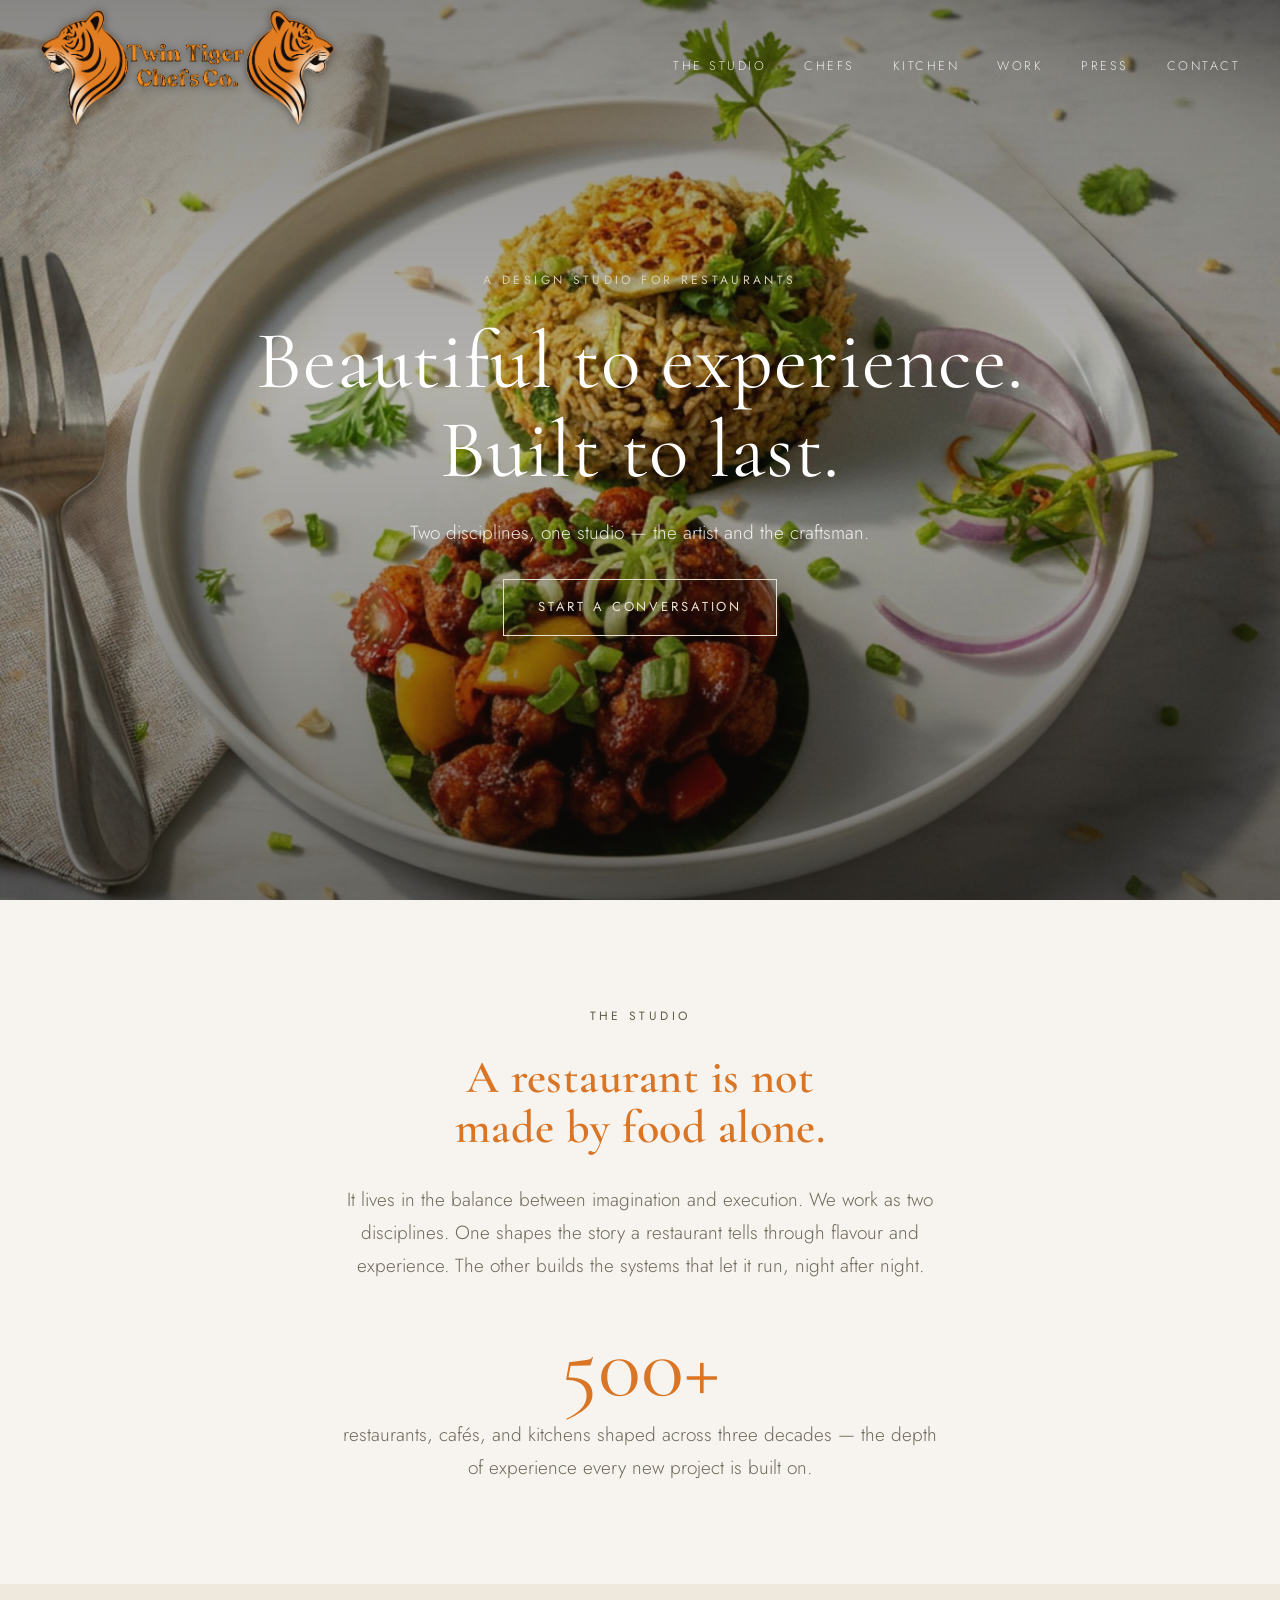
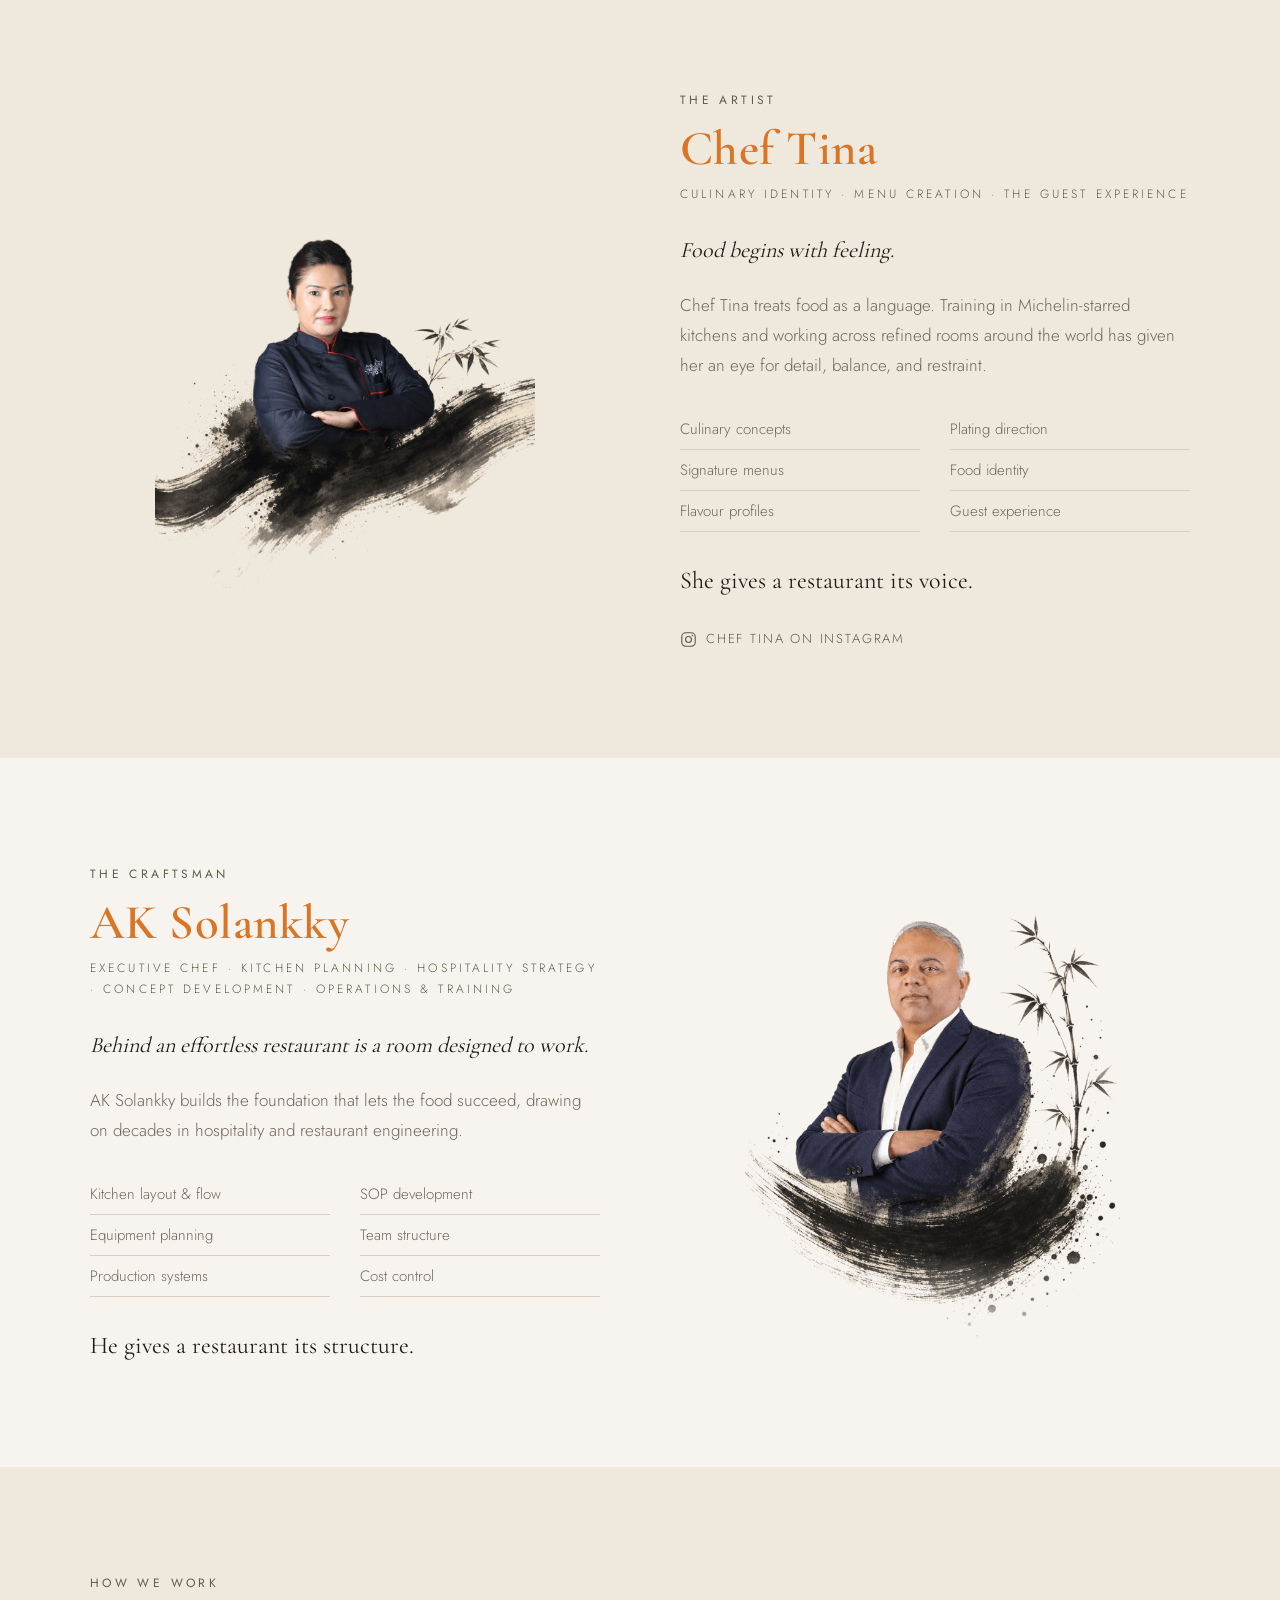
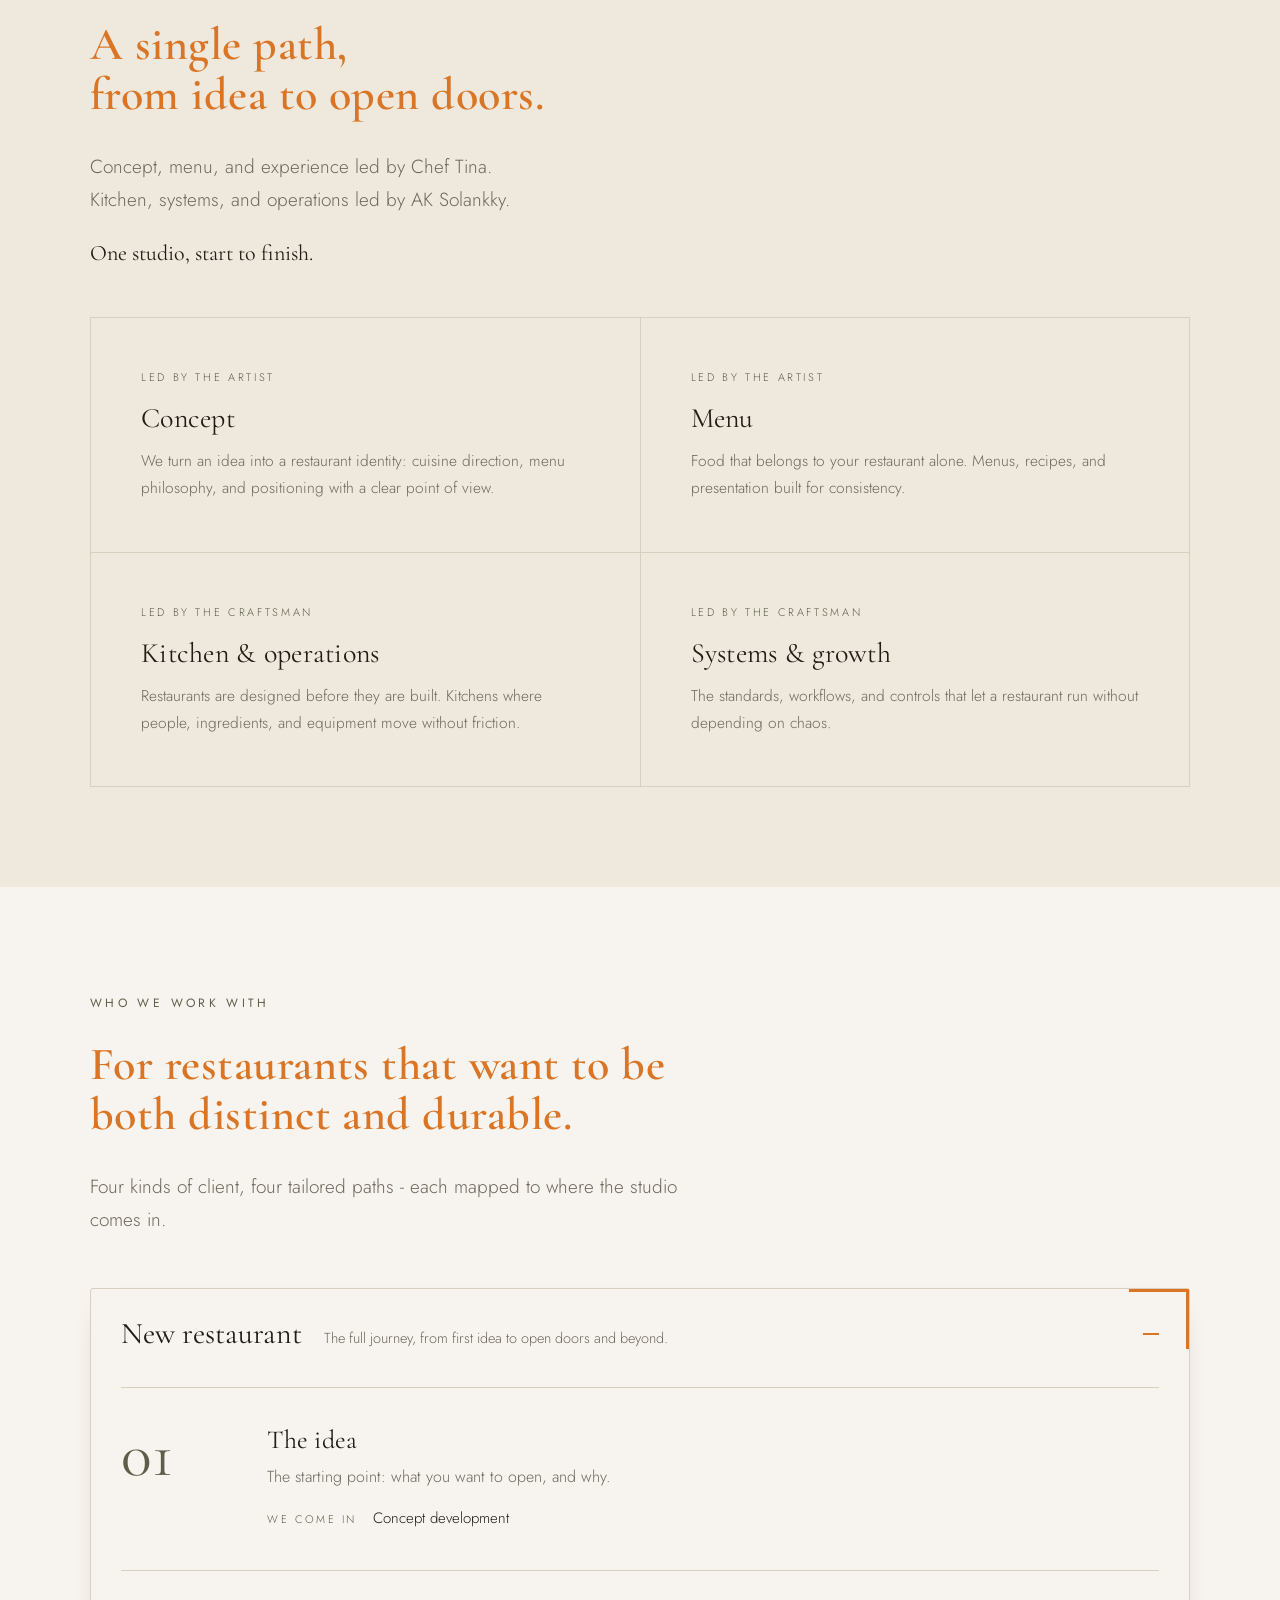
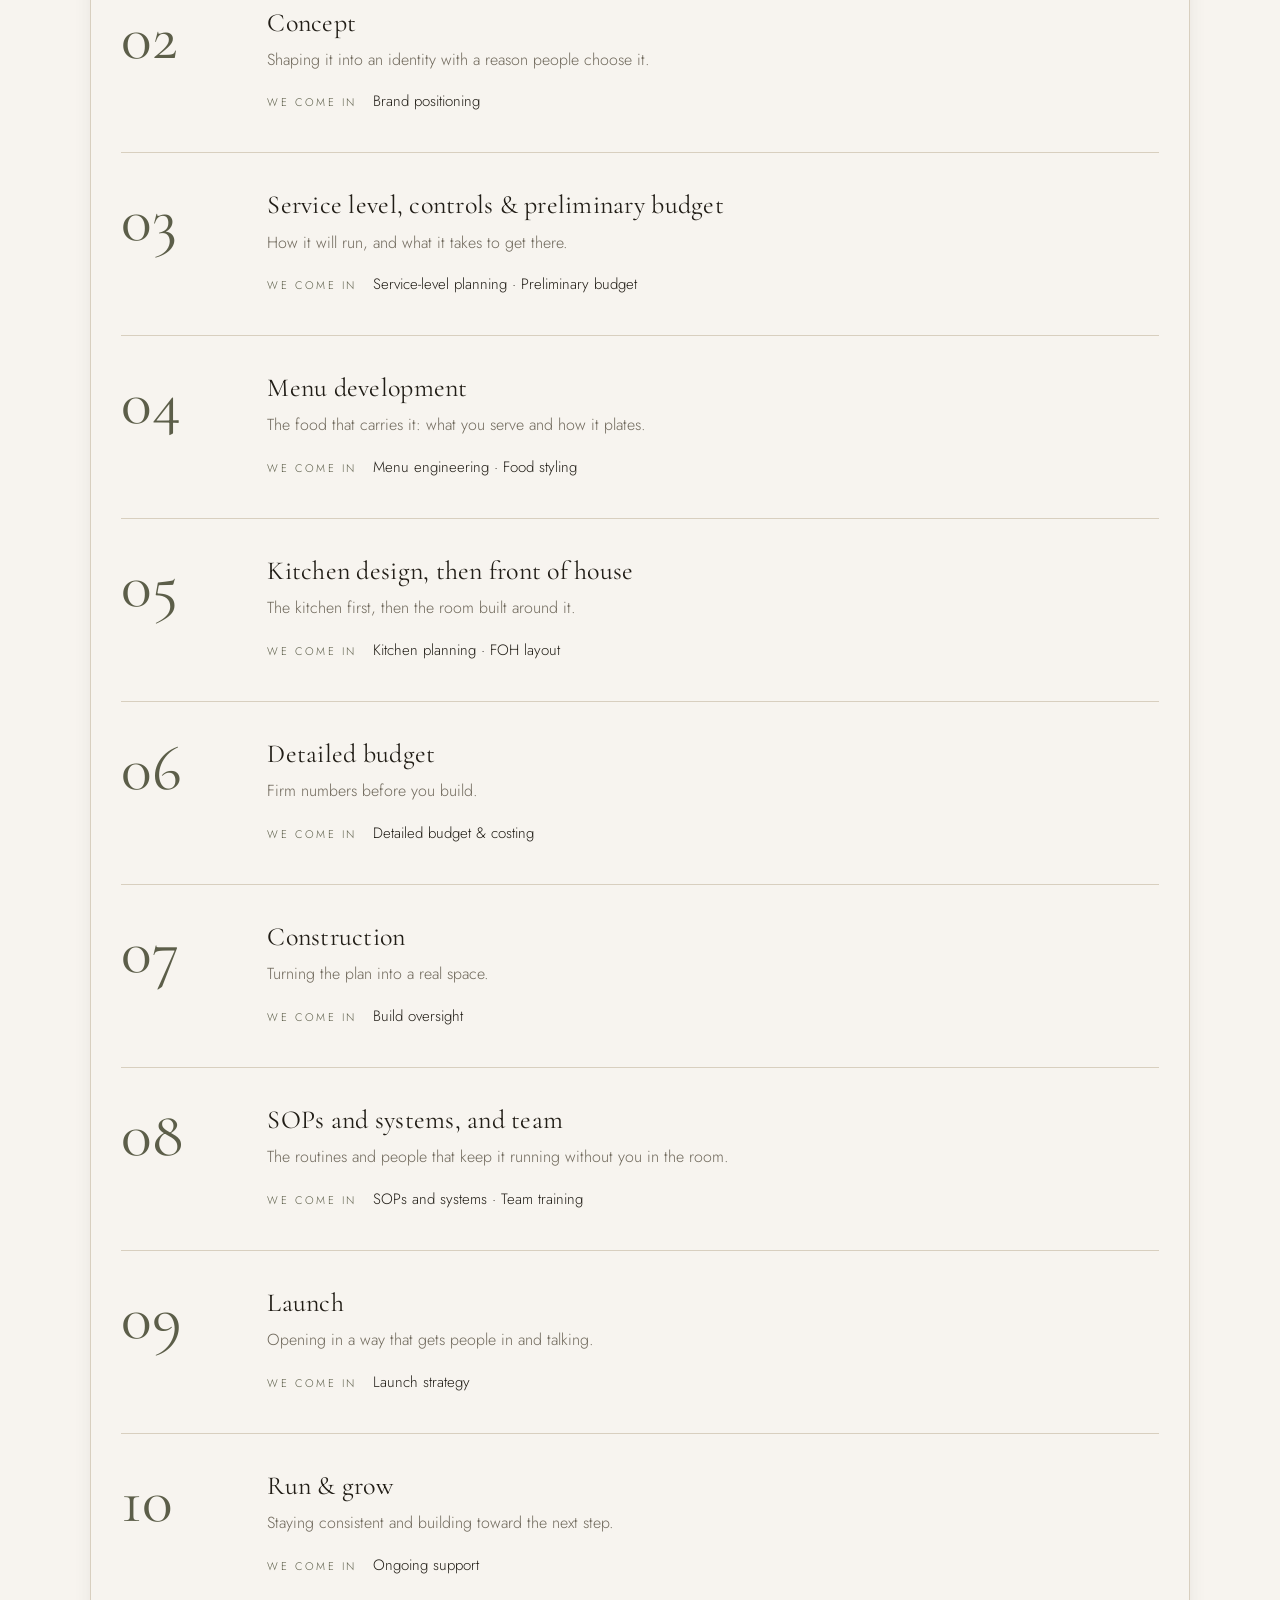
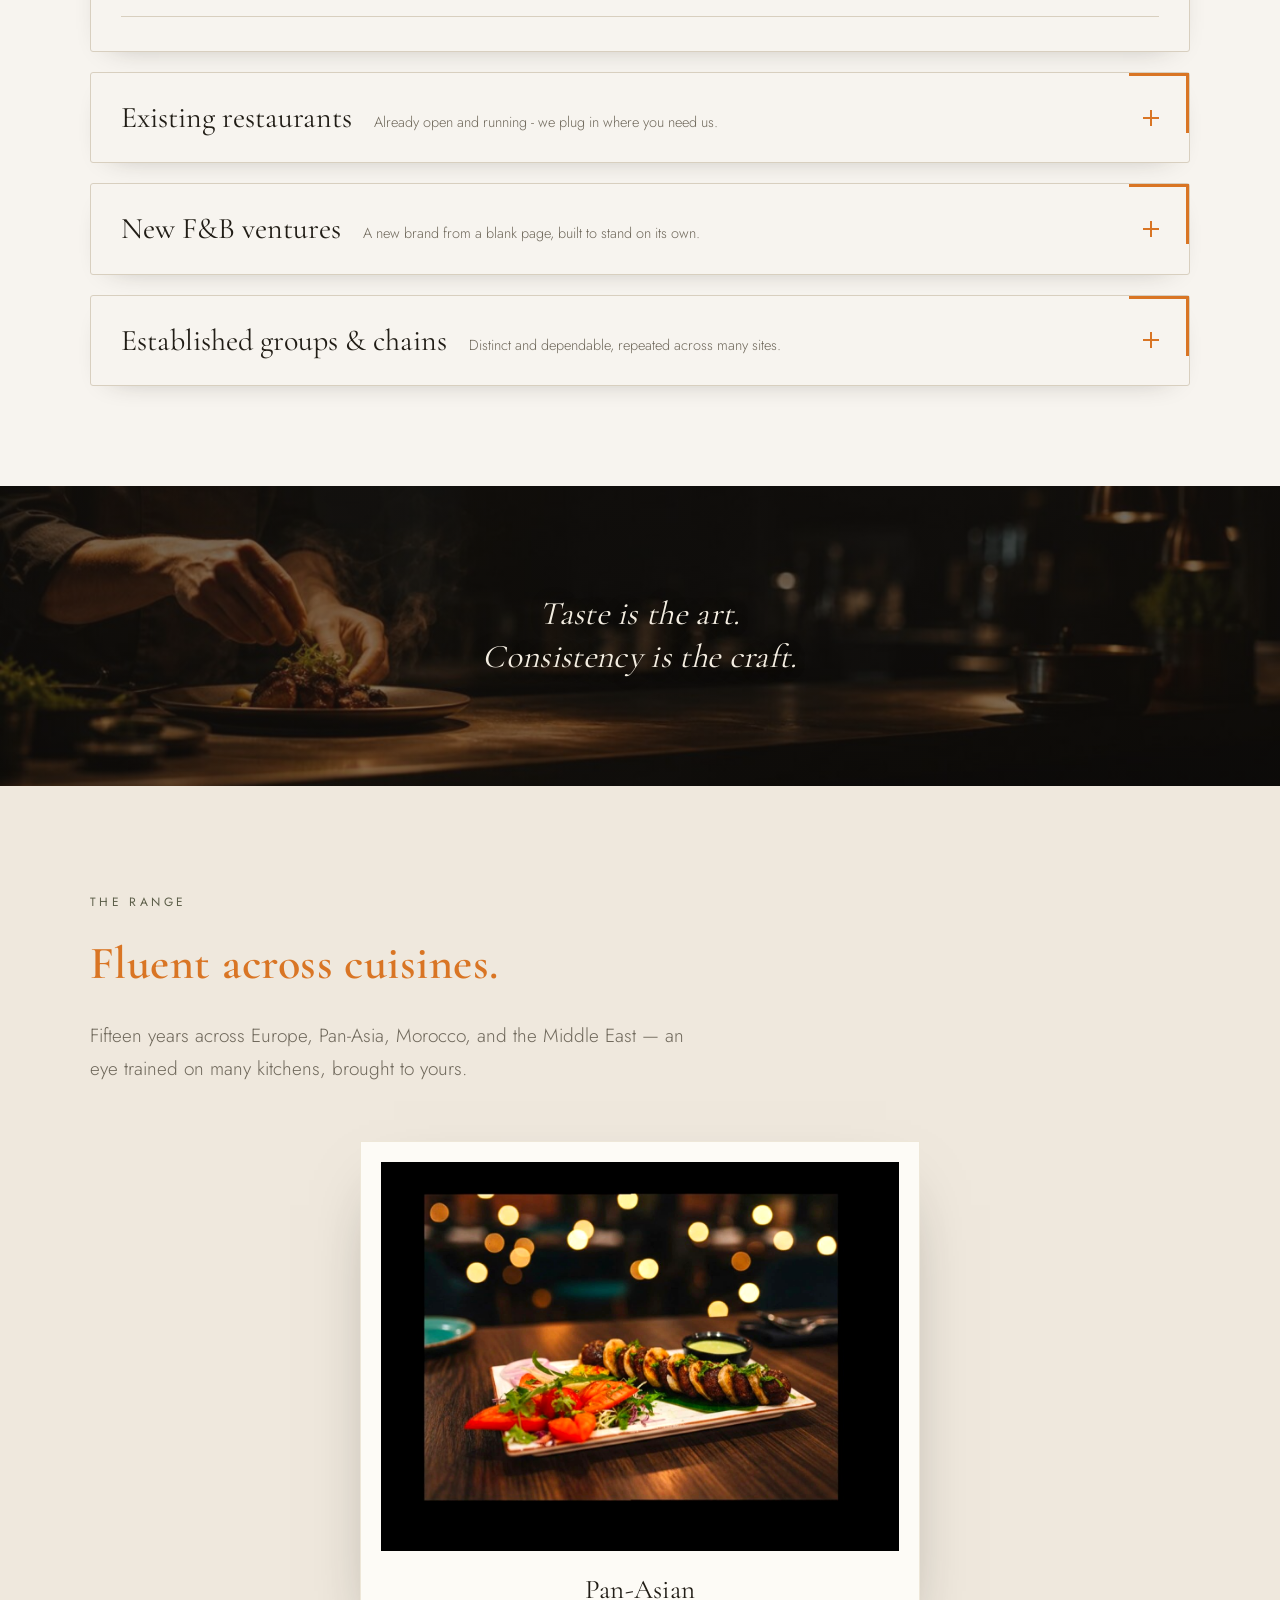
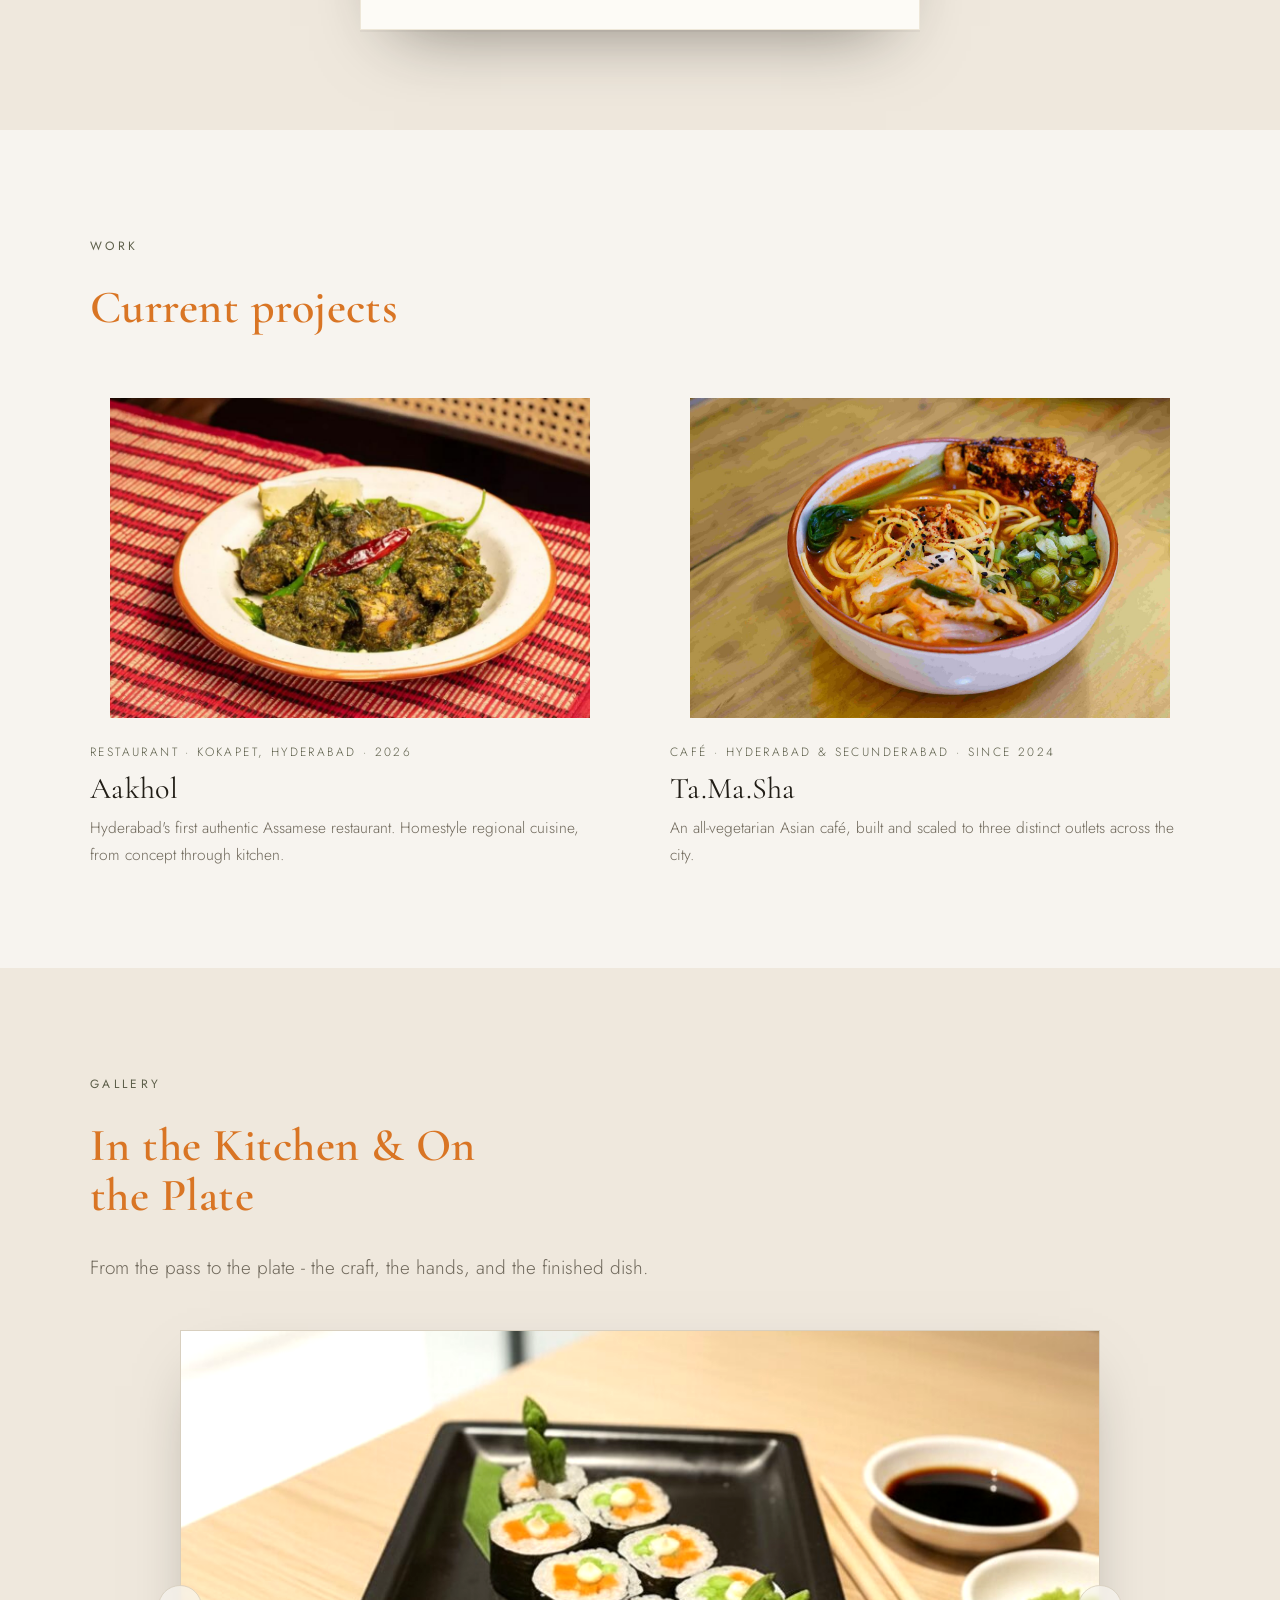
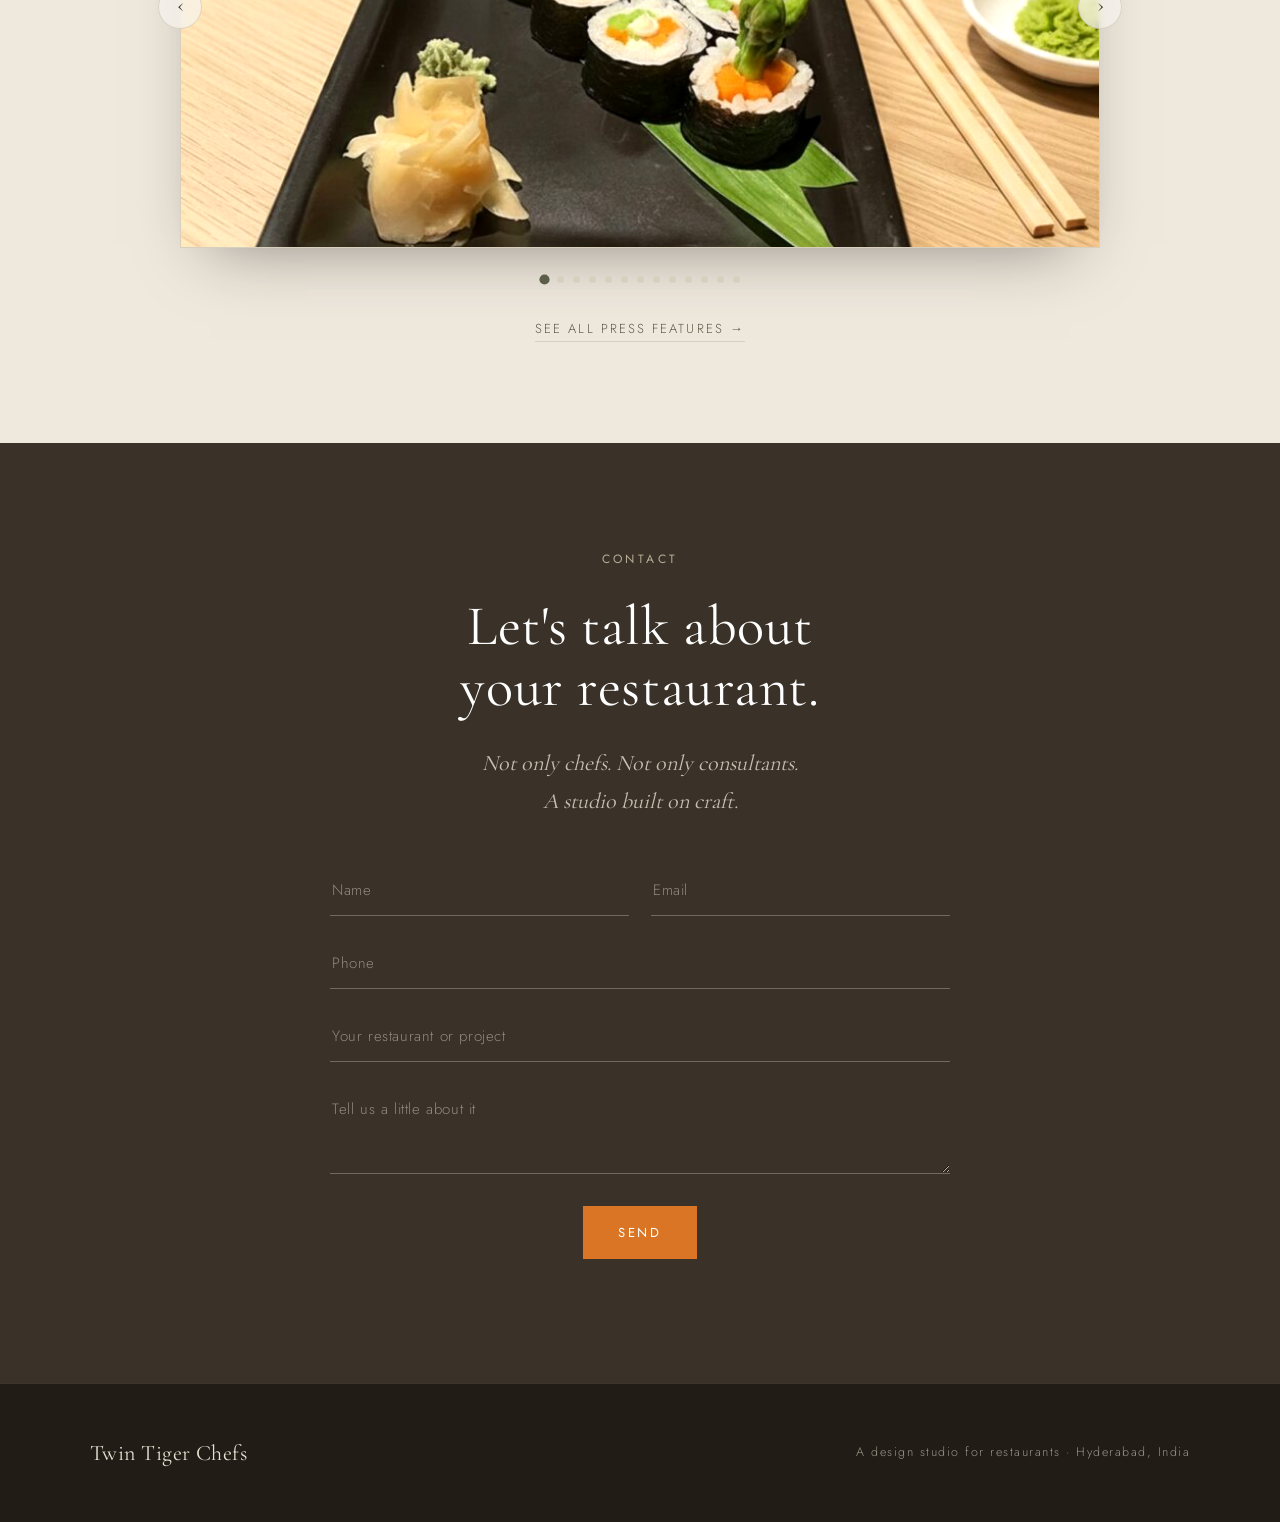
<file: index.html>
<!DOCTYPE html>
<html lang="en" class="no-js">
<head>
<meta charset="utf-8">
<meta name="viewport" content="width=device-width, initial-scale=1">
<title>Twin Tiger Chefs — A design studio for restaurants</title>
<meta name="description" content="Twin Tiger Chefs — a design studio for restaurants. Two disciplines, one studio: the artist and the craftsman.">
<link rel="icon" type="image/png" href="assets/favicon.png">
<link rel="apple-touch-icon" href="assets/favicon.png">
<!-- Open Graph / Twitter card -->
<meta property="og:type" content="website">
<meta property="og:site_name" content="Twin Tiger Chefs">
<meta property="og:title" content="Twin Tiger Chefs — A design studio for restaurants">
<meta property="og:description" content="Two disciplines, one studio — the artist and the craftsman. A design studio for restaurants.">
<meta property="og:url" content="https://akss121275.github.io/twintigerchef/">
<meta property="og:image" content="https://akss121275.github.io/twintigerchef/assets/social-card.jpg">
<meta property="og:image:width" content="1200">
<meta property="og:image:height" content="630">
<meta name="twitter:card" content="summary_large_image">
<meta name="twitter:title" content="Twin Tiger Chefs — A design studio for restaurants">
<meta name="twitter:description" content="Two disciplines, one studio — the artist and the craftsman. A design studio for restaurants.">
<meta name="twitter:image" content="https://akss121275.github.io/twintigerchef/assets/social-card.jpg">
<link rel="stylesheet" href="fonts.css">
<link rel="stylesheet" href="styles.css">
<script>document.documentElement.className='';if(location.search.indexOf('reveal')>-1)document.documentElement.classList.add('reveal-all');</script>
</head>
<body>

<!-- ===== NAV ===== -->
<header class="nav" id="nav">
  <a href="#top" class="brand" aria-label="Twin Tiger Chefs"><img src="assets/logo.png" alt="Twin Tiger Chefs" class="brand-logo"></a>
  <button class="navtoggle" type="button" aria-label="Open menu" aria-expanded="false" aria-controls="navlinks"><span class="bar"></span><span class="bar"></span><span class="bar"></span></button>
  <nav class="navlinks" id="navlinks">
    <a href="#studio">The Studio</a>
    <div class="navdrop">
      <a href="#tina" class="navdrop-top">Chefs</a>
      <div class="navdrop-menu">
        <a href="#tina">Chef Tina</a>
        <a href="#solanky">AK Solankky</a>
      </div>
    </div>
    <a href="#gallery">Kitchen</a>
    <a href="#work">Work</a>
    <a href="press.html">Press</a>
    <a href="#contact">Contact</a>
  </nav>
</header>

<!-- ===== HERO (carousel) ===== -->
<section class="hero" id="top" style="padding:0">
  <div class="slides" id="heroSlides">
    <div class="slide on" style="background-image:url('assets/hero/h1.jpg')"></div>
    <div class="slide" style="background-image:url('assets/hero/h2.jpg')"></div>
    <div class="slide" style="background-image:url('assets/hero/h3.jpg')"></div>
    <div class="slide" style="background-image:url('assets/hero/h4.jpg')"></div>
    <div class="slide" style="background-image:url('assets/hero/handshake.jpg')"></div>
    <div class="slide" style="background-image:url('assets/hero/feature-1.jpg')"></div>
    <div class="slide" style="background-image:url('assets/hero/feature-2.jpg')"></div>
  </div>
  <div class="veil"></div>
  <div class="wrap">
    <span class="eyebrow">A design studio for restaurants</span>
    <h1>Beautiful to experience.<br>Built to last.</h1>
    <p class="lede">Two disciplines, one studio — the artist and the craftsman.</p>
    <a href="#contact" class="cta light">Start a conversation</a>
  </div>
</section>

<!-- ===== THE STUDIO ===== -->
<section id="studio">
  <div class="wrap lead center reveal">
    <div class="lead-inner">
      <span class="eyebrow">The Studio</span>
      <h2 style="margin-left:auto;margin-right:auto">A restaurant is not made by food alone.</h2>
      <p>It lives in the balance between imagination and execution. We work as two disciplines. One shapes the story a restaurant tells through flavour and experience. The other builds the systems that let it run, night after night.</p>
      <div class="studio-stat">
        <span class="n">500+</span>
        <p>restaurants, cafés, and kitchens shaped across three decades — the depth of experience every new project is built on.</p>
      </div>
    </div>
  </div>
</section>

<!-- ===== THE ARTIST ===== -->
<section id="tina" style="background:var(--sand)">
  <div class="wrap split reveal">
    <div class="media"><div class="ph photo" style="background-image:url('assets/tina.png');background-position:center bottom"></div></div>
    <div class="txt">
      <span class="eyebrow" style="margin-bottom:12px">The Artist</span>
      <h2>Chef Tina</h2>
      <div class="role">Culinary identity · Menu creation · The guest experience</div>
      <p class="kicker">Food begins with feeling.</p>
      <p>Chef Tina treats food as a language. Training in Michelin-starred kitchens and working across refined rooms around the world has given her an eye for detail, balance, and restraint.</p>
      <ul>
        <li>Culinary concepts</li>
        <li>Signature menus</li>
        <li>Flavour profiles</li>
        <li>Plating direction</li>
        <li>Food identity</li>
        <li>Guest experience</li>
      </ul>
      <p class="close">She gives a restaurant its voice.</p>
      <a class="ig-link" href="https://www.instagram.com/restaurant_swot.team" target="_blank" rel="noopener" aria-label="Chef Tina on Instagram">
        <svg viewBox="0 0 24 24" width="17" height="17" fill="none" stroke="currentColor" stroke-width="1.6" stroke-linecap="round" stroke-linejoin="round" aria-hidden="true"><rect x="2.5" y="2.5" width="19" height="19" rx="5.5"/><circle cx="12" cy="12" r="4.2"/><circle cx="17.6" cy="6.4" r="1.15" fill="currentColor" stroke="none"/></svg>
        <span>Chef Tina on Instagram</span>
      </a>
    </div>
  </div>
</section>

<!-- ===== THE CRAFTSMAN ===== -->
<section id="solanky">
  <div class="wrap split alt reveal">
    <div class="media"><div class="ph photo" style="background-image:url('assets/solankky.png');background-position:center bottom"></div></div>
    <div class="txt">
      <span class="eyebrow" style="margin-bottom:12px">The Craftsman</span>
      <h2>AK Solankky</h2>
      <div class="role">Executive chef · Kitchen planning · Hospitality strategy · Concept development · Operations &amp; training</div>
      <p class="kicker">Behind an effortless restaurant is a room designed to work.</p>
      <p>AK Solankky builds the foundation that lets the food succeed, drawing on decades in hospitality and restaurant engineering.</p>
      <ul>
        <li>Kitchen layout &amp; flow</li>
        <li>Equipment planning</li>
        <li>Production systems</li>
        <li>SOP development</li>
        <li>Team structure</li>
        <li>Cost control</li>
      </ul>
      <p class="close">He gives a restaurant its structure.</p>
    </div>
  </div>
</section>

<!-- ===== HOW WE WORK / WHAT WE DO (merged) ===== -->
<section id="how" style="background:var(--sand)">
  <div class="wrap">
    <div class="lead reveal"><span class="eyebrow">How We Work</span>
      <h2>A single path,<br>from idea to open doors.</h2>
      <p>Concept, menu, and experience led by Chef Tina.<br><span style="white-space:nowrap">Kitchen, systems, and operations led by AK Solankky.</span></p>
      <p class="lead-close">One studio, start to finish.</p>
    </div>
    <div class="svc reveal">
      <div class="cell"><div class="lead-by">Led by the artist</div><h3>Concept</h3><p>We turn an idea into a restaurant identity: cuisine direction, menu philosophy, and positioning with a clear point of view.</p></div>
      <div class="cell"><div class="lead-by">Led by the artist</div><h3>Menu</h3><p>Food that belongs to your restaurant alone. Menus, recipes, and presentation built for consistency.</p></div>
      <div class="cell"><div class="lead-by">Led by the craftsman</div><h3>Kitchen &amp; operations</h3><p>Restaurants are designed before they are built. Kitchens where people, ingredients, and equipment move without friction.</p></div>
      <div class="cell"><div class="lead-by">Led by the craftsman</div><h3>Systems &amp; growth</h3><p>The standards, workflows, and controls that let a restaurant run without depending on chaos.</p></div>
    </div>
  </div>
</section>

<!-- ===== WHO WE WORK WITH ===== -->
<section id="who">
  <div class="wrap">
    <div class="lead reveal"><span class="eyebrow">Who We Work With</span>
      <h2>For restaurants that want to be<br>both distinct and durable.</h2>
      <p>Four kinds of client, four tailored paths - each mapped to where the studio comes in.</p>
    </div>
    <div class="clients reveal">
    <details class="client" open>
      <summary class="client-head">
        <span class="ctag">New restaurant</span>
        <span class="cintro">The full journey, from first idea to open doors and beyond.</span>
        <span class="cmark" aria-hidden="true"></span>
      </summary>
      <div class="client-body">
      <div class="roadmap">
        <div class="rstage reveal">
          <div class="rnum">01</div>
          <div class="rstage-body">
            <h3>The idea</h3>
            <p>The starting point: what you want to open, and why.</p>
            <div class="rcomein"><span class="rlabel">We come in</span>Concept development</div>
          </div>
        </div>
        <div class="rstage reveal">
          <div class="rnum">02</div>
          <div class="rstage-body">
            <h3>Concept</h3>
            <p>Shaping it into an identity with a reason people choose it.</p>
            <div class="rcomein"><span class="rlabel">We come in</span>Brand positioning</div>
          </div>
        </div>
        <div class="rstage reveal">
          <div class="rnum">03</div>
          <div class="rstage-body">
            <h3>Service level, controls &amp; preliminary budget</h3>
            <p>How it will run, and what it takes to get there.</p>
            <div class="rcomein"><span class="rlabel">We come in</span>Service-level planning &middot; Preliminary budget</div>
          </div>
        </div>
        <div class="rstage reveal">
          <div class="rnum">04</div>
          <div class="rstage-body">
            <h3>Menu development</h3>
            <p>The food that carries it: what you serve and how it plates.</p>
            <div class="rcomein"><span class="rlabel">We come in</span>Menu engineering &middot; Food styling</div>
          </div>
        </div>
        <div class="rstage reveal">
          <div class="rnum">05</div>
          <div class="rstage-body">
            <h3>Kitchen design, then front of house</h3>
            <p>The kitchen first, then the room built around it.</p>
            <div class="rcomein"><span class="rlabel">We come in</span>Kitchen planning &middot; FOH layout</div>
          </div>
        </div>
        <div class="rstage reveal">
          <div class="rnum">06</div>
          <div class="rstage-body">
            <h3>Detailed budget</h3>
            <p>Firm numbers before you build.</p>
            <div class="rcomein"><span class="rlabel">We come in</span>Detailed budget &amp; costing</div>
          </div>
        </div>
        <div class="rstage reveal">
          <div class="rnum">07</div>
          <div class="rstage-body">
            <h3>Construction</h3>
            <p>Turning the plan into a real space.</p>
            <div class="rcomein"><span class="rlabel">We come in</span>Build oversight</div>
          </div>
        </div>
        <div class="rstage reveal">
          <div class="rnum">08</div>
          <div class="rstage-body">
            <h3>SOPs and systems, and team</h3>
            <p>The routines and people that keep it running without you in the room.</p>
            <div class="rcomein"><span class="rlabel">We come in</span>SOPs and systems &middot; Team training</div>
          </div>
        </div>
        <div class="rstage reveal">
          <div class="rnum">09</div>
          <div class="rstage-body">
            <h3>Launch</h3>
            <p>Opening in a way that gets people in and talking.</p>
            <div class="rcomein"><span class="rlabel">We come in</span>Launch strategy</div>
          </div>
        </div>
        <div class="rstage reveal">
          <div class="rnum">10</div>
          <div class="rstage-body">
            <h3>Run &amp; grow</h3>
            <p>Staying consistent and building toward the next step.</p>
            <div class="rcomein"><span class="rlabel">We come in</span>Ongoing support</div>
          </div>
        </div>
      </div>
      </div>
    </details>
    <details class="client">
      <summary class="client-head">
        <span class="ctag">Existing restaurants</span>
        <span class="cintro">Already open and running - we plug in where you need us.</span>
        <span class="cmark" aria-hidden="true"></span>
      </summary>
      <div class="client-body">
      <div class="areas-label"><span class="rlabel">Areas where we come in</span></div>
      <ul class="areas">
          <li><span class="area-name">Menu refresh &amp; engineering</span><span class="area-note">Tighten what you serve and how it plates.</span></li>
          <li><span class="area-name">Kitchen &amp; operations</span><span class="area-note">Smooth out the room during service.</span></li>
          <li><span class="area-name">SOPs and systems</span><span class="area-note">The routines that hold standards.</span></li>
          <li><span class="area-name">Team training</span><span class="area-note">Lift the team already in place.</span></li>
          <li><span class="area-name">Ongoing support</span><span class="area-note">A studio on call as you grow.</span></li>
      </ul>
      </div>
    </details>
    <details class="client">
      <summary class="client-head">
        <span class="ctag">New F&amp;B ventures</span>
        <span class="cintro">A new brand from a blank page, built to stand on its own.</span>
        <span class="cmark" aria-hidden="true"></span>
      </summary>
      <div class="client-body">
      <div class="roadmap">
        <div class="rstage reveal">
          <div class="rnum">01</div>
          <div class="rstage-body">
            <h3>The idea</h3>
            <p>A new food or beverage venture, from a blank page.</p>
            <div class="rcomein"><span class="rlabel">We come in</span>Concept development</div>
          </div>
        </div>
        <div class="rstage reveal">
          <div class="rnum">02</div>
          <div class="rstage-body">
            <h3>Concept</h3>
            <p>A brand and positioning that can stand on its own.</p>
            <div class="rcomein"><span class="rlabel">We come in</span>Brand positioning</div>
          </div>
        </div>
        <div class="rstage reveal">
          <div class="rnum">03</div>
          <div class="rstage-body">
            <h3>Model, controls &amp; preliminary budget</h3>
            <p>How the venture operates, and what it takes to start.</p>
            <div class="rcomein"><span class="rlabel">We come in</span>Service-level planning &middot; Preliminary budget</div>
          </div>
        </div>
        <div class="rstage reveal">
          <div class="rnum">04</div>
          <div class="rstage-body">
            <h3>Menu development</h3>
            <p>The product at the centre of the venture.</p>
            <div class="rcomein"><span class="rlabel">We come in</span>Menu engineering &middot; Food styling</div>
          </div>
        </div>
        <div class="rstage reveal">
          <div class="rnum">05</div>
          <div class="rstage-body">
            <h3>Kitchen design, then front of house</h3>
            <p>Spaces built for the format.</p>
            <div class="rcomein"><span class="rlabel">We come in</span>Kitchen planning &middot; FOH layout</div>
          </div>
        </div>
        <div class="rstage reveal">
          <div class="rnum">06</div>
          <div class="rstage-body">
            <h3>Detailed budget</h3>
            <p>Firm numbers before the build.</p>
            <div class="rcomein"><span class="rlabel">We come in</span>Detailed budget &amp; costing</div>
          </div>
        </div>
        <div class="rstage reveal">
          <div class="rnum">07</div>
          <div class="rstage-body">
            <h3>Build-out</h3>
            <p>Bringing the first site to life.</p>
            <div class="rcomein"><span class="rlabel">We come in</span>Build oversight</div>
          </div>
        </div>
        <div class="rstage reveal">
          <div class="rnum">08</div>
          <div class="rstage-body">
            <h3>SOPs and systems, and team</h3>
            <p>Standards and a team built to scale.</p>
            <div class="rcomein"><span class="rlabel">We come in</span>SOPs and systems &middot; Team training</div>
          </div>
        </div>
        <div class="rstage reveal">
          <div class="rnum">09</div>
          <div class="rstage-body">
            <h3>Launch</h3>
            <p>A launch that lands the brand.</p>
            <div class="rcomein"><span class="rlabel">We come in</span>Launch strategy</div>
          </div>
        </div>
        <div class="rstage reveal">
          <div class="rnum">10</div>
          <div class="rstage-body">
            <h3>Run &amp; grow</h3>
            <p>Proving the format and preparing to expand.</p>
            <div class="rcomein"><span class="rlabel">We come in</span>Ongoing support</div>
          </div>
        </div>
      </div>
      </div>
    </details>
    <details class="client">
      <summary class="client-head">
        <span class="ctag">Established groups &amp; chains</span>
        <span class="cintro">Distinct and dependable, repeated across many sites.</span>
        <span class="cmark" aria-hidden="true"></span>
      </summary>
      <div class="client-body">
      <div class="areas-label"><span class="rlabel">Where we can help</span></div>
      <ul class="areas">
          <li><span class="area-name">Concept &amp; brand for new formats</span><span class="area-note">New ideas that fit the group.</span></li>
          <li><span class="area-name">Menu systems across outlets</span><span class="area-note">Consistency at scale.</span></li>
          <li><span class="area-name">Kitchen design standards</span><span class="area-note">Repeatable across sites.</span></li>
          <li><span class="area-name">SOPs and systems</span><span class="area-note">One operating standard, many locations.</span></li>
          <li><span class="area-name">Team training &amp; rollout</span><span class="area-note">Bring new sites up to standard.</span></li>
          <li><span class="area-name">Ongoing support &amp; expansion</span><span class="area-note">A partner through growth.</span></li>
      </ul>
      </div>
    </details>
    </div>
  </div>
</section>

<!-- ===== TEXTURE BREAK ===== -->
<div class="texture" style="background-image:url('assets/texture/plating.jpg')">
  <div class="line"><span>Taste is the art. Consistency is the craft.</span></div>
</div>


<!-- ===== CUISINES ===== -->
<section id="cuisines" style="background:var(--sand)">
  <div class="wrap">
    <div class="lead reveal"><span class="eyebrow">The Range</span>
      <h2>Fluent across cuisines.</h2>
      <p>Fifteen years across Europe, Pan-Asia, Morocco, and the Middle East — an eye trained on many kitchens, brought to yours.</p>
    </div>
    <div class="polaroid reveal" id="cuisineShow">
      <div class="pola-window">
        <div class="cslide on" style="background-image:url('assets/cuisine/asian.jpg');background-position:72% center"></div>
        <div class="cslide" style="background-image:url('assets/cuisine/indian.jpg')"></div>
        <div class="cslide" style="background-image:url('assets/cuisine/korean.jpg')"></div>
        <div class="cslide" style="background-image:url('assets/cuisine/moroccan.jpg')"></div>
        <div class="cslide" style="background-image:url('assets/cuisine/italian.jpg')"></div>
        <div class="cslide" style="background-image:url('assets/cuisine/continental.jpg')"></div>
      </div>
      <div class="pola-caption">
        <span class="cname on">Pan-Asian</span>
        <span class="cname">Indian</span>
        <span class="cname">Korean</span>
        <span class="cname">Moroccan &amp; Arabic</span>
        <span class="cname">Italian</span>
        <span class="cname">Continental</span>
      </div>
    </div>
  </div>
</section>

<!-- ===== WORK / PORTFOLIO ===== -->
<section id="work">
  <div class="wrap">
    <div class="lead reveal"><span class="eyebrow">Work</span>
      <h2>Current projects</h2>
    </div>
    <div class="projects">
      <div class="project reveal">
        <div class="ph photo" style="background-image:url('assets/aakhol.jpg');background-position:center"></div>
        <div class="meta">Restaurant · Kokapet, Hyderabad · 2026</div>
        <h3>Aakhol</h3>
        <p>Hyderabad's first authentic Assamese restaurant. Homestyle regional cuisine, from concept through kitchen.</p>
      </div>
      <div class="project reveal">
        <div class="ph photo" style="background-image:url('assets/tamasha.jpg');background-position:center"></div>
        <div class="meta">Café · Hyderabad &amp; Secunderabad · since 2024</div>
        <h3>Ta.Ma.Sha</h3>
        <p>An all-vegetarian Asian café, built and scaled to three distinct outlets across the city.</p>
      </div>
    </div>
  </div>
</section>

<!-- ===== GALLERY: In the Kitchen & On the Plate (merged carousel) ===== -->
<section id="workgallery" style="background:var(--sand)">
  <div class="wrap">
    <div class="lead reveal"><span class="eyebrow">Gallery</span>
      <h2>In the Kitchen &amp; On the Plate</h2>
      <p>From the pass to the plate - the craft, the hands, and the finished dish.</p>
    </div>
    <div class="wgal reveal" id="wgal">
      <div class="wgal-viewport">
        <div class="wgal-track" id="wgalTrack">
          <div class="wgal-slide"><img src="assets/kitchen/k1.jpg" alt="In the kitchen" loading="lazy"></div>
          <div class="wgal-slide"><img src="assets/kitchen/k2.jpg" alt="In the kitchen" loading="lazy"></div>
          <div class="wgal-slide"><img src="assets/kitchen/k3.jpg" alt="In the kitchen" loading="lazy"></div>
          <div class="wgal-slide"><img src="assets/kitchen/k4.jpg" alt="In the kitchen" loading="lazy"></div>
          <div class="wgal-slide"><img src="assets/kitchen/k5.jpg" alt="In the kitchen" loading="lazy"></div>
          <div class="wgal-slide"><img src="assets/kitchen/k6.jpg" alt="In the kitchen" loading="lazy"></div>
          <div class="wgal-slide"><img src="assets/kitchen/k7.jpg" alt="In the kitchen" loading="lazy"></div>
          <div class="wgal-slide"><img src="assets/kitchen/k8.jpg" alt="In the kitchen" loading="lazy"></div>
          <div class="wgal-slide"><img src="assets/kitchen/k9.jpg" alt="In the kitchen" loading="lazy"></div>
          <div class="wgal-slide"><img src="assets/plate/p1.jpg" alt="Signature plate" loading="lazy"></div>
          <div class="wgal-slide"><img src="assets/plate/p2.jpg" alt="Signature plate" loading="lazy"></div>
          <div class="wgal-slide"><img src="assets/plate/p3.jpg" alt="Signature plate" loading="lazy"></div>
          <div class="wgal-slide"><img src="assets/plate/p4.jpg" alt="Signature plate" loading="lazy"></div>
        </div>
      </div>
      <button class="wgal-arrow prev" id="wgalPrev" type="button" aria-label="Previous slide">&#8249;</button>
      <button class="wgal-arrow next" id="wgalNext" type="button" aria-label="Next slide">&#8250;</button>
      <div class="wgal-dots" id="wgalDots" aria-hidden="true"></div>
    </div>
    <p class="wgal-more"><a href="press.html">See all press features &#8594;</a></p>
  </div>
</section>

<!-- ===== CONTACT ===== -->
<section id="contact" class="contact">
  <div class="wrap reveal">
    <span class="eyebrow" style="color:#b7ad96">Contact</span>
    <h2>Let's talk about your restaurant.</h2>
    <p class="manifesto">Not only chefs. Not only consultants.<br>A studio built on craft.</p>
    <!-- ===== WEB3FORMS: get a free access key at web3forms.com (just enter your email), then paste it below over 2ed659d3-a5d4-429e-8fe5-64a777c4c9af ===== -->
    <form class="form" id="contactForm" action="https://api.web3forms.com/submit" method="POST">
      <!-- Paste your Web3Forms access key here, replacing 2ed659d3-a5d4-429e-8fe5-64a777c4c9af -->
      <input type="hidden" name="access_key" value="2ed659d3-a5d4-429e-8fe5-64a777c4c9af">
      <input type="hidden" name="subject" value="New enquiry from Twin Tiger Chefs website">
      <input type="text" name="name" placeholder="Name" required>
      <input type="email" name="email" placeholder="Email" required>
      <input type="tel" class="full" name="phone" placeholder="Phone" required>
      <input type="text" class="full" name="project" placeholder="Your restaurant or project">
      <textarea class="full" name="message" placeholder="Tell us a little about it" required></textarea>
      <!-- Honeypot spam filter — real visitors never see this; leave it empty -->
      <input type="checkbox" name="botcheck" style="display:none" tabindex="-1" autocomplete="off">
      <button class="cta light submit" type="submit">Send</button>
    </form>
    <p class="form-status" id="formStatus" role="status" aria-live="polite"></p>
  </div>
</section>

<!-- ===== FOOTER ===== -->
<footer class="foot">
  <div class="wrap">
    <span class="brand" data-brand>Twin Tiger Chefs</span>
    <span class="meta">A design studio for restaurants · Hyderabad, India</span>
  </div>
</footer>

<script>
// Single place to change the public brand name:
var BRAND = "Twin Tiger Chefs";
document.querySelectorAll('[data-brand]').forEach(function(el){el.textContent=BRAND;});
document.title = BRAND + " — A design studio for restaurants";

// Solidify nav on scroll
var nav=document.getElementById('nav');
function onScroll(){ if(window.scrollY>60) nav.classList.add('solid'); else nav.classList.remove('solid'); }
onScroll(); window.addEventListener('scroll',onScroll,{passive:true});

// Slow, soft cross-fade carousels (hero + cuisines)
function initCarousel(slideSel, param, interval){
  var slides=Array.prototype.slice.call(document.querySelectorAll(slideSel));
  if(slides.length<2) return;
  var m=location.search.match(new RegExp('[?&]'+param+'=(\\d+)'));
  if(m){ // forced single slide (for capture) — no auto-advance
    var f=Math.max(0,Math.min(slides.length-1,parseInt(m[1],10)));
    slides.forEach(function(s,j){s.classList.toggle('on',j===f);});
    return;
  }
  var i=0;
  setInterval(function(){
    slides[i].classList.remove('on');
    i=(i+1)%slides.length;
    slides[i].classList.add('on');
  },interval);
}
initCarousel('#heroSlides .slide','slide',6000);

// Range polaroid — one cuisine at a time (photo + name change together)
(function(){
  var slides=Array.prototype.slice.call(document.querySelectorAll('#cuisineShow .cslide'));
  var names=Array.prototype.slice.call(document.querySelectorAll('#cuisineShow .cname'));
  if(slides.length<2) return;
  var m=location.search.match(/[?&]cuisine=(\d+)/);
  if(m){ var f=Math.max(0,Math.min(slides.length-1,parseInt(m[1],10)));
    slides.forEach(function(s,j){s.classList.toggle('on',j===f);});
    names.forEach(function(s,j){s.classList.toggle('on',j===f);}); return; }
  var i=0;
  setInterval(function(){
    slides[i].classList.remove('on'); names[i].classList.remove('on');
    i=(i+1)%slides.length;
    slides[i].classList.add('on'); names[i].classList.add('on');
  },4200);
})();

// Selected-work sliding carousel — auto-advance, arrows, dots, swipe
(function(){
  var track=document.getElementById('wgalTrack');
  if(!track) return;
  var slides=Array.prototype.slice.call(track.children);
  var n=slides.length; if(n<1) return;
  var dotsWrap=document.getElementById('wgalDots');
  var i=0, timer=null, INT=4500;
  var dots=slides.map(function(s,j){
    var b=document.createElement('button');
    b.type='button'; b.setAttribute('aria-label','Go to slide '+(j+1));
    b.addEventListener('click',function(){go(j);reset();});
    dotsWrap.appendChild(b); return b;
  });
  function render(){
    track.style.transform='translateX('+(-i*100)+'%)';
    dots.forEach(function(d,j){d.classList.toggle('on',j===i);});
  }
  function go(j){i=(j+n)%n;render();}
  function next(){go(i+1);} function prev(){go(i-1);}
  function start(){ if(n>1) timer=setInterval(next,INT); }
  function reset(){clearInterval(timer);start();}
  var nx=document.getElementById('wgalNext'), pv=document.getElementById('wgalPrev');
  if(nx) nx.addEventListener('click',function(){next();reset();});
  if(pv) pv.addEventListener('click',function(){prev();reset();});
  var x0=null;
  track.addEventListener('touchstart',function(e){x0=e.touches[0].clientX;},{passive:true});
  track.addEventListener('touchend',function(e){
    if(x0===null)return; var dx=e.changedTouches[0].clientX-x0;
    if(Math.abs(dx)>40){ if(dx<0) next(); else prev(); reset(); } x0=null;
  },{passive:true});
  var wg=document.getElementById('wgal');
  if(wg){ wg.addEventListener('mouseenter',function(){clearInterval(timer);});
          wg.addEventListener('mouseleave',function(){reset();}); }
  render(); start();
})();

// Reveal on scroll (skipped when ?reveal is present, e.g. for full-page capture)
if(!document.documentElement.classList.contains('reveal-all')){
  var io=new IntersectionObserver(function(es){es.forEach(function(e){if(e.isIntersecting){e.target.classList.add('in');io.unobserve(e.target);}});},{rootMargin:'0px 0px -8% 0px'});
  document.querySelectorAll('.reveal').forEach(function(el){io.observe(el);});
  window.addEventListener('load',function(){setTimeout(function(){document.querySelectorAll('.reveal:not(.in)').forEach(function(el){el.classList.add('in');});},1200);});
}

// Mobile nav hamburger toggle
(function(){
  var nav=document.getElementById('nav');
  if(!nav) return;
  var toggle=nav.querySelector('.navtoggle');
  var links=nav.querySelector('.navlinks');
  if(!toggle||!links) return;
  function close(){nav.classList.remove('open');toggle.setAttribute('aria-expanded','false');}
  function open(){nav.classList.add('open');toggle.setAttribute('aria-expanded','true');}
  toggle.addEventListener('click',function(){nav.classList.contains('open')?close():open();});
  links.addEventListener('click',function(e){if(e.target.closest('a'))close();});
  document.addEventListener('keydown',function(e){if(e.key==='Escape')close();});
  window.addEventListener('resize',function(){if(window.innerWidth>860)close();});
})();
</script>
<script>
// Contact form — submit to Web3Forms via fetch so the visitor never leaves the page.
(function(){
  var form=document.getElementById('contactForm');
  if(!form) return;
  var status=document.getElementById('formStatus');
  var btn=form.querySelector('.submit');
  form.addEventListener('submit',function(e){
    e.preventDefault();
    status.className='form-status';
    status.textContent='';
    var original=btn.textContent;
    btn.disabled=true; btn.textContent='Sending…';
    fetch(form.action,{
      method:'POST',
      body:new FormData(form),
      headers:{'Accept':'application/json'}
    }).then(function(res){
      return res.json().catch(function(){return {};}).then(function(data){
        if(res.ok && data.success){
          form.reset();
          form.style.display='none';
          status.className='form-status ok';
          status.textContent='Thank you — your message is on its way. We\'ll be in touch shortly.';
          return;
        }
        var msg=(data && data.message)
          ? data.message
          : 'Sorry, something went wrong. Please try again, or email us directly.';
        throw new Error(msg);
      });
    }).catch(function(err){
      status.className='form-status err';
      status.textContent=(err && err.message) ? err.message : 'Sorry, something went wrong. Please check your connection and try again.';
      btn.disabled=false; btn.textContent=original;
    });
  });
})();
</script>
</body>
</html>
</file>
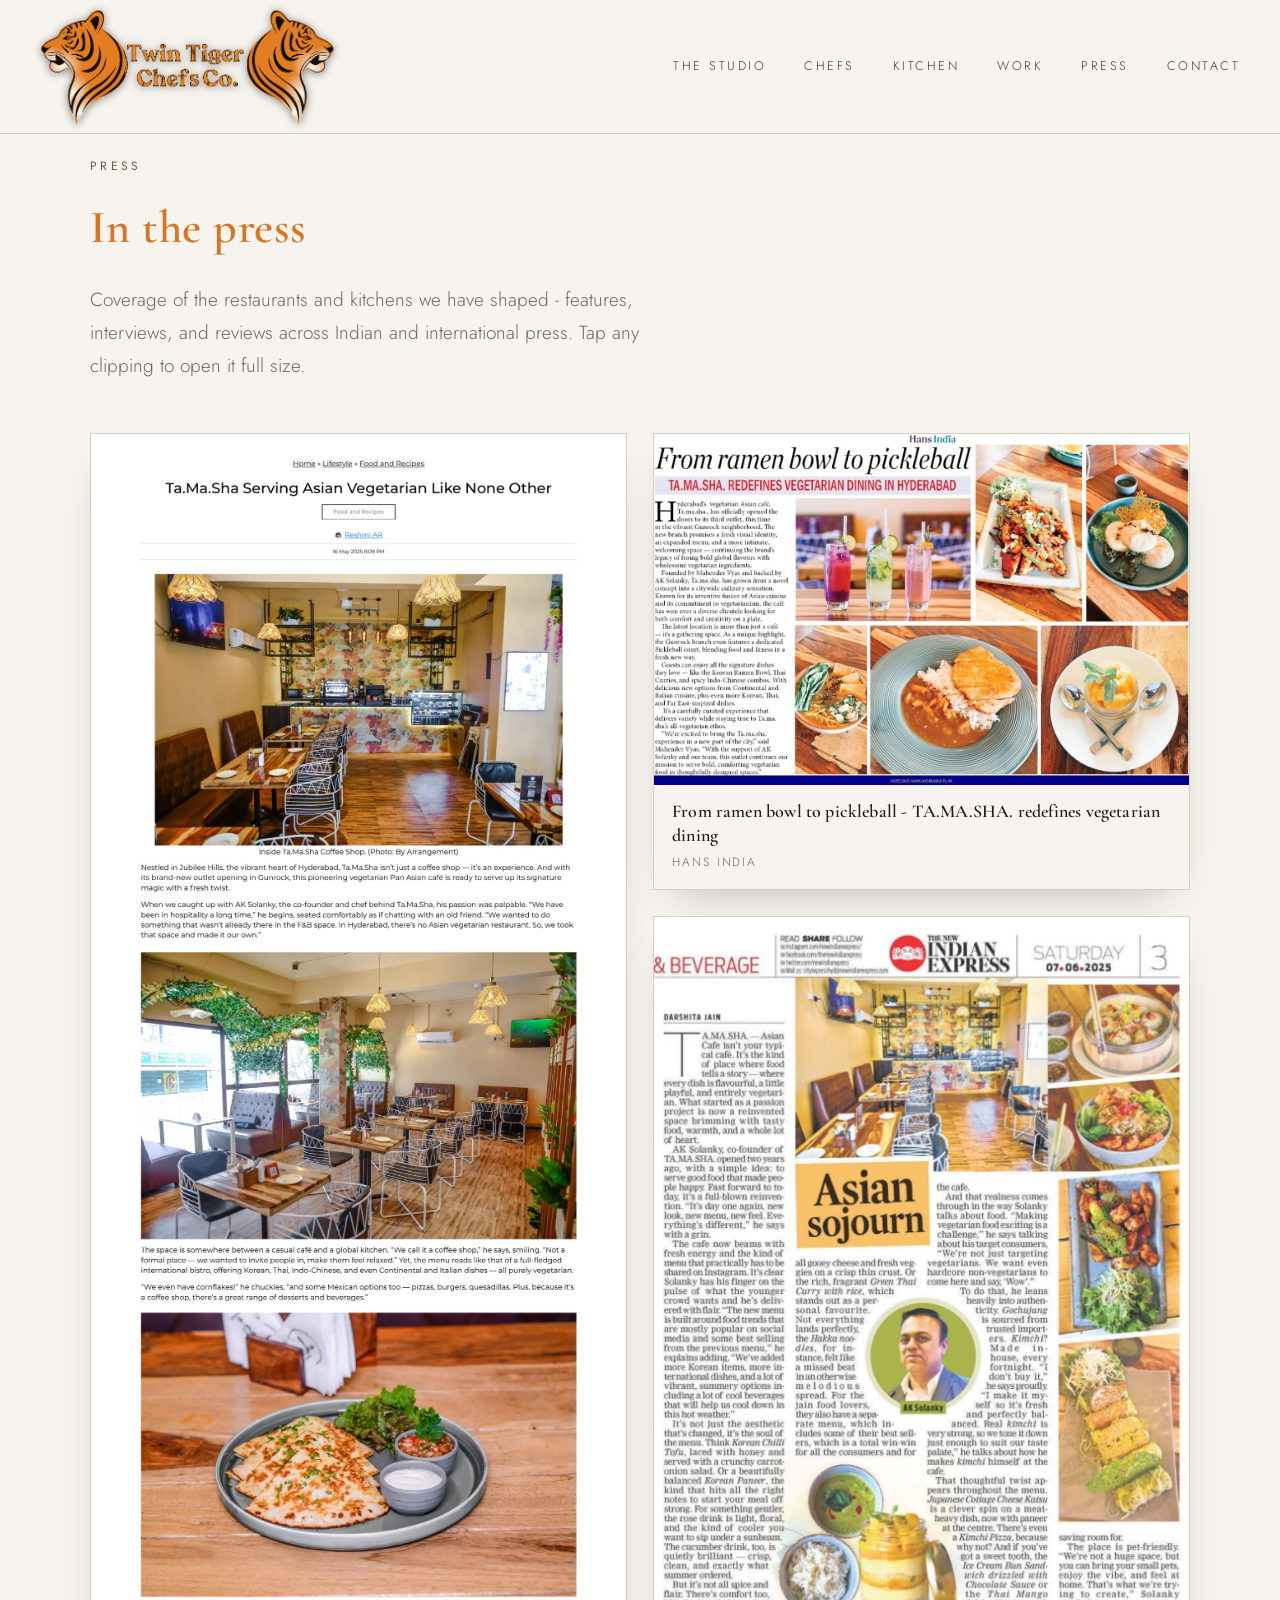
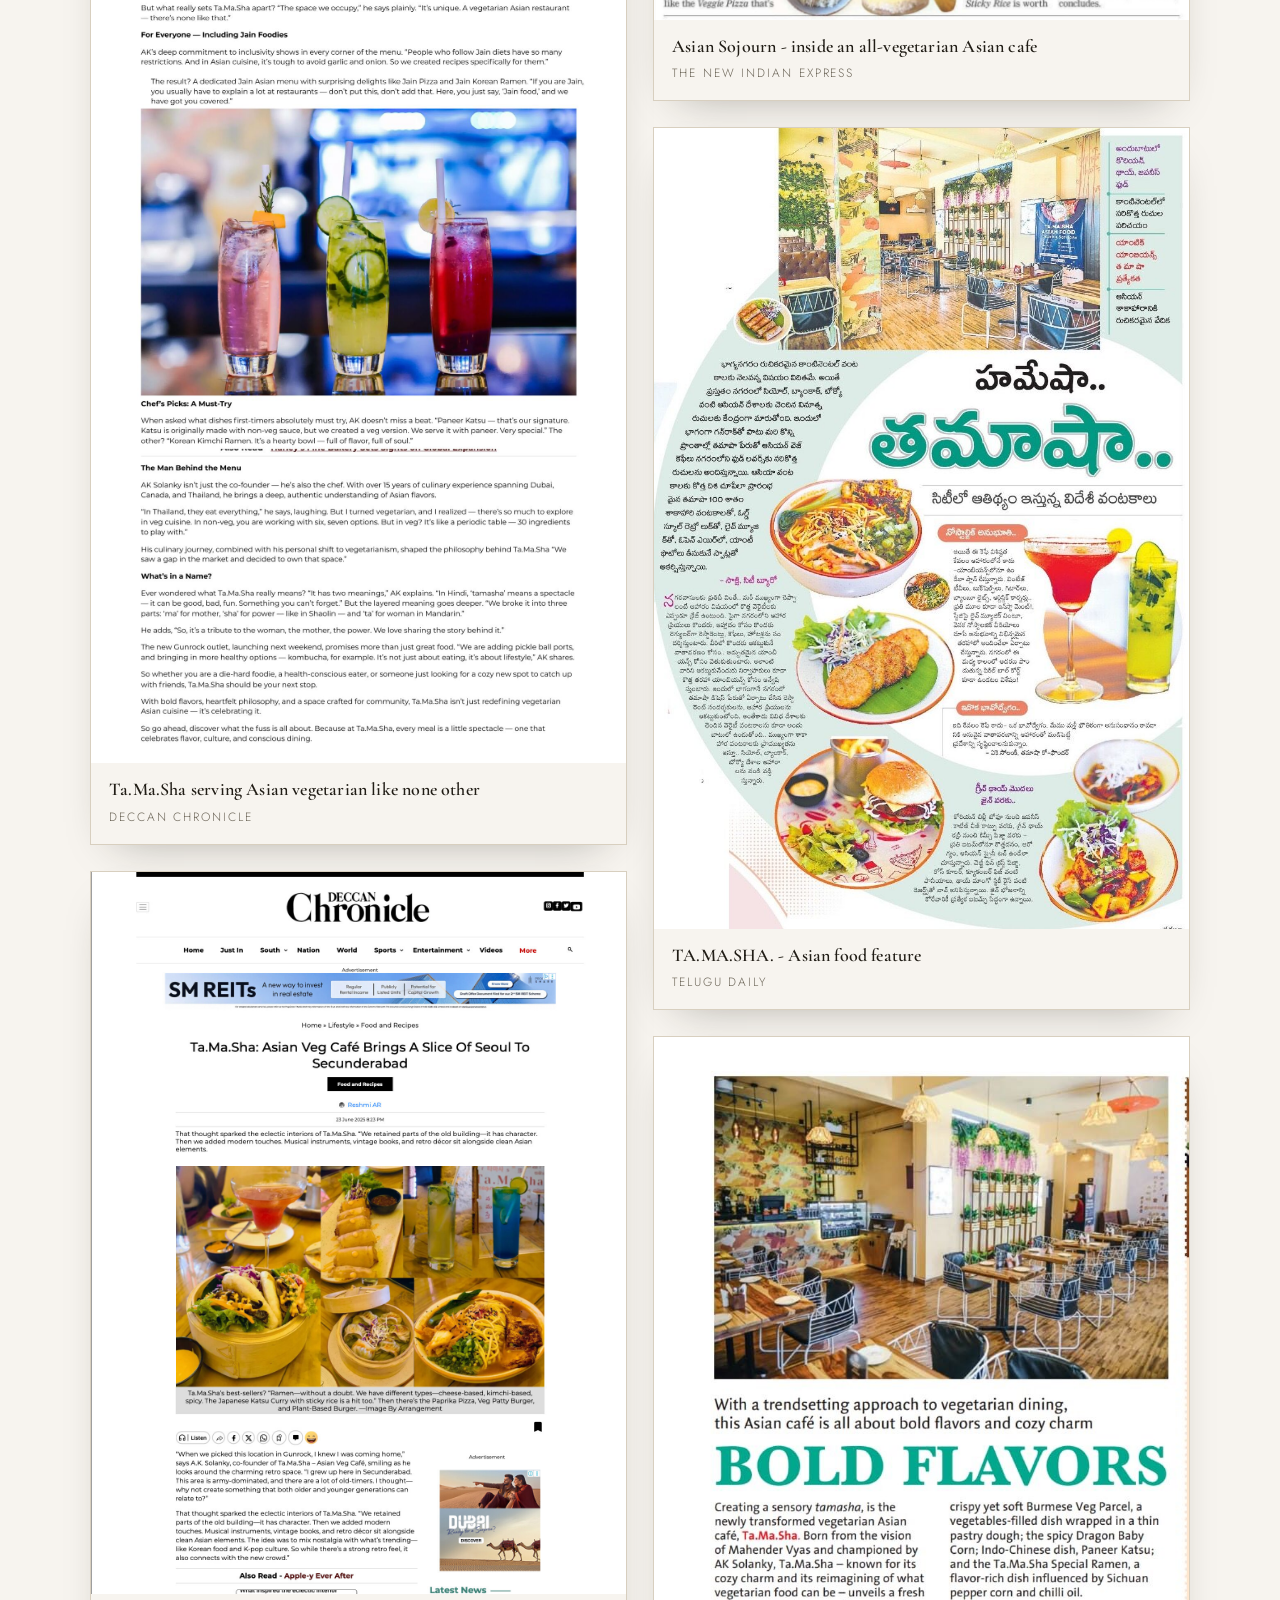
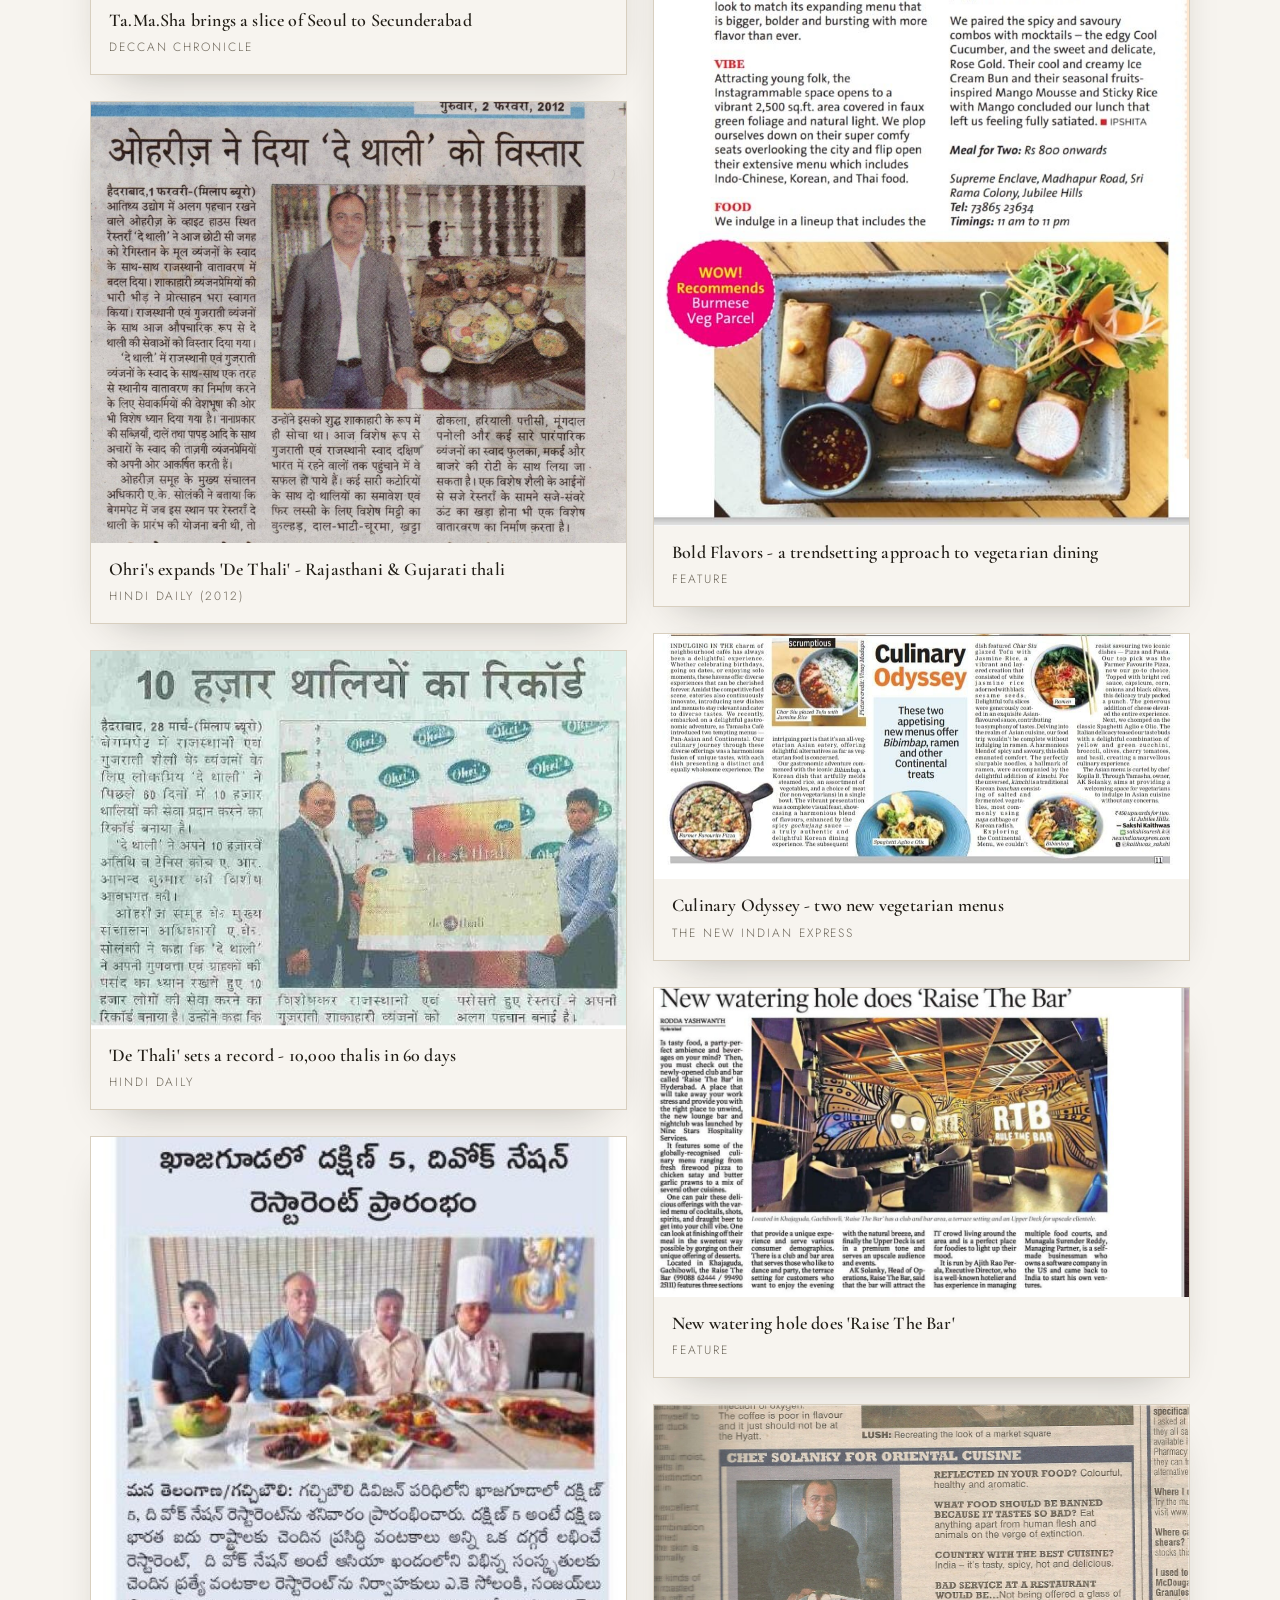
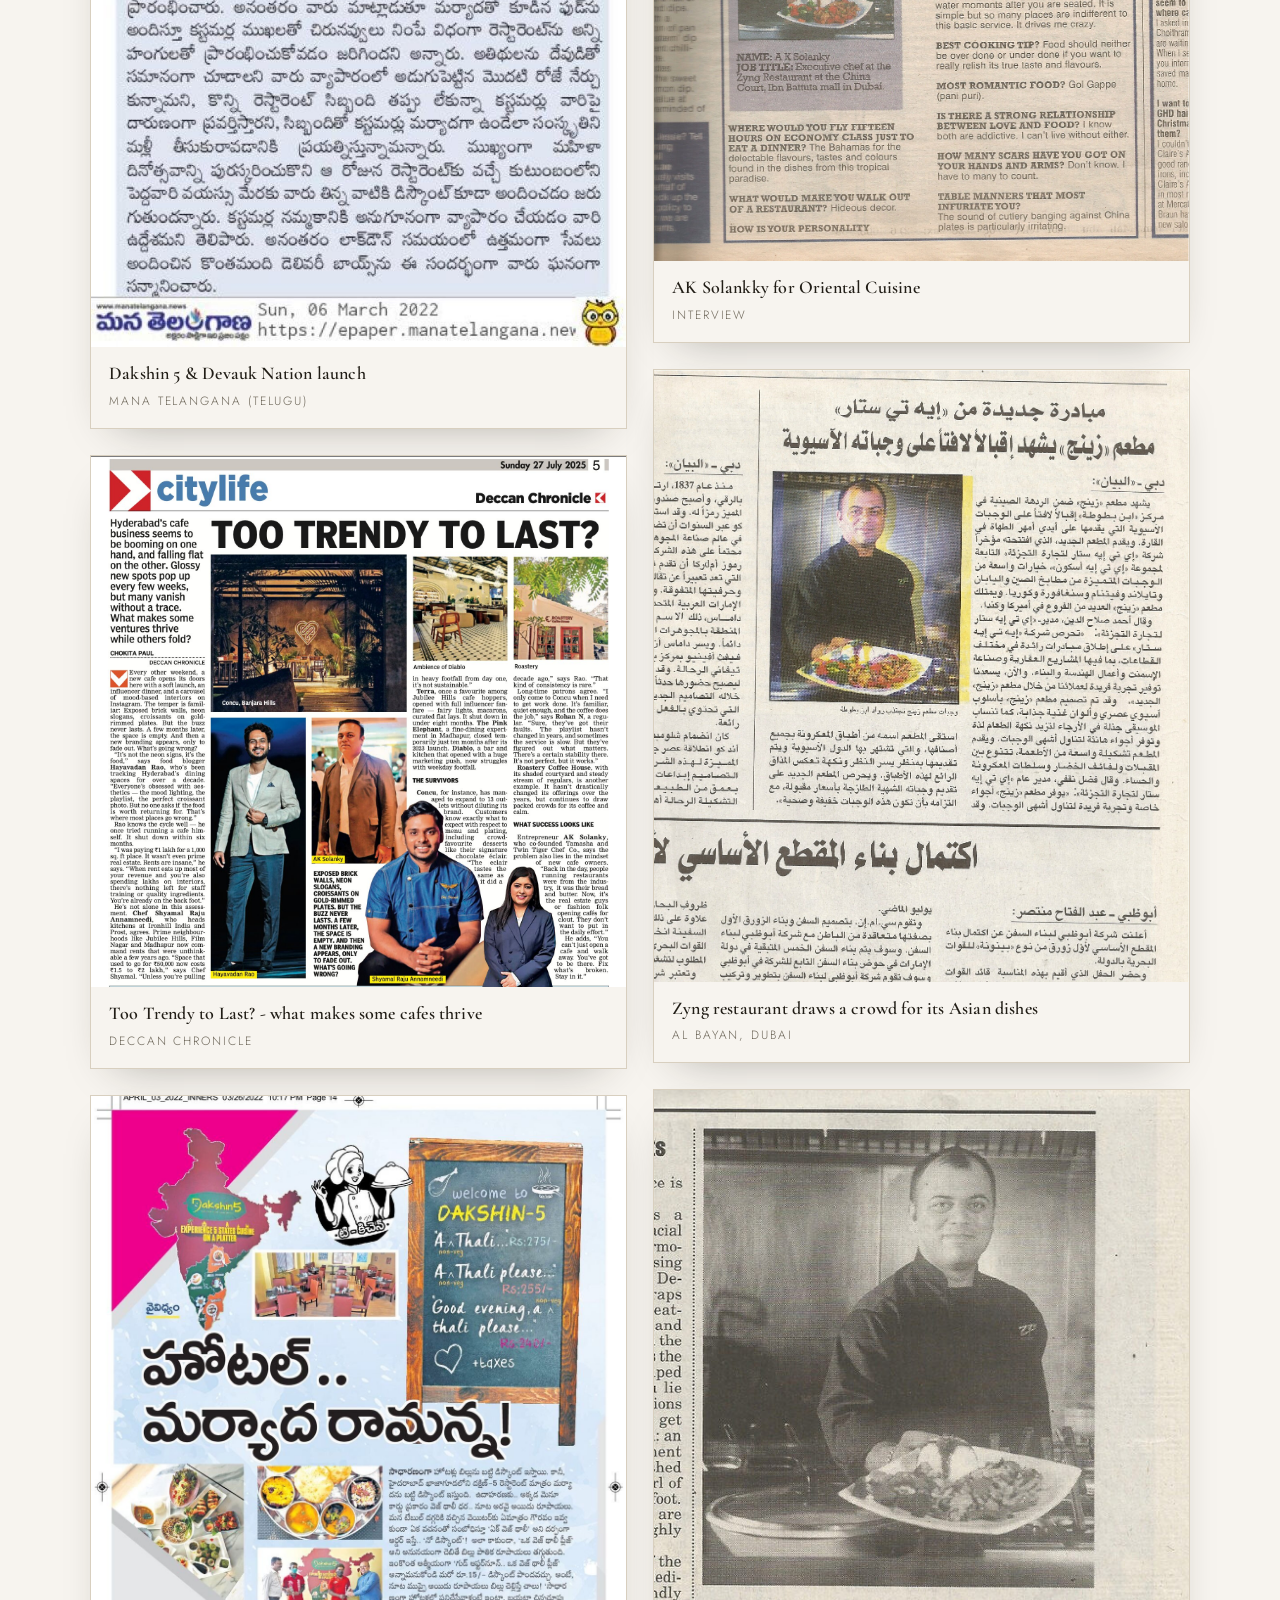
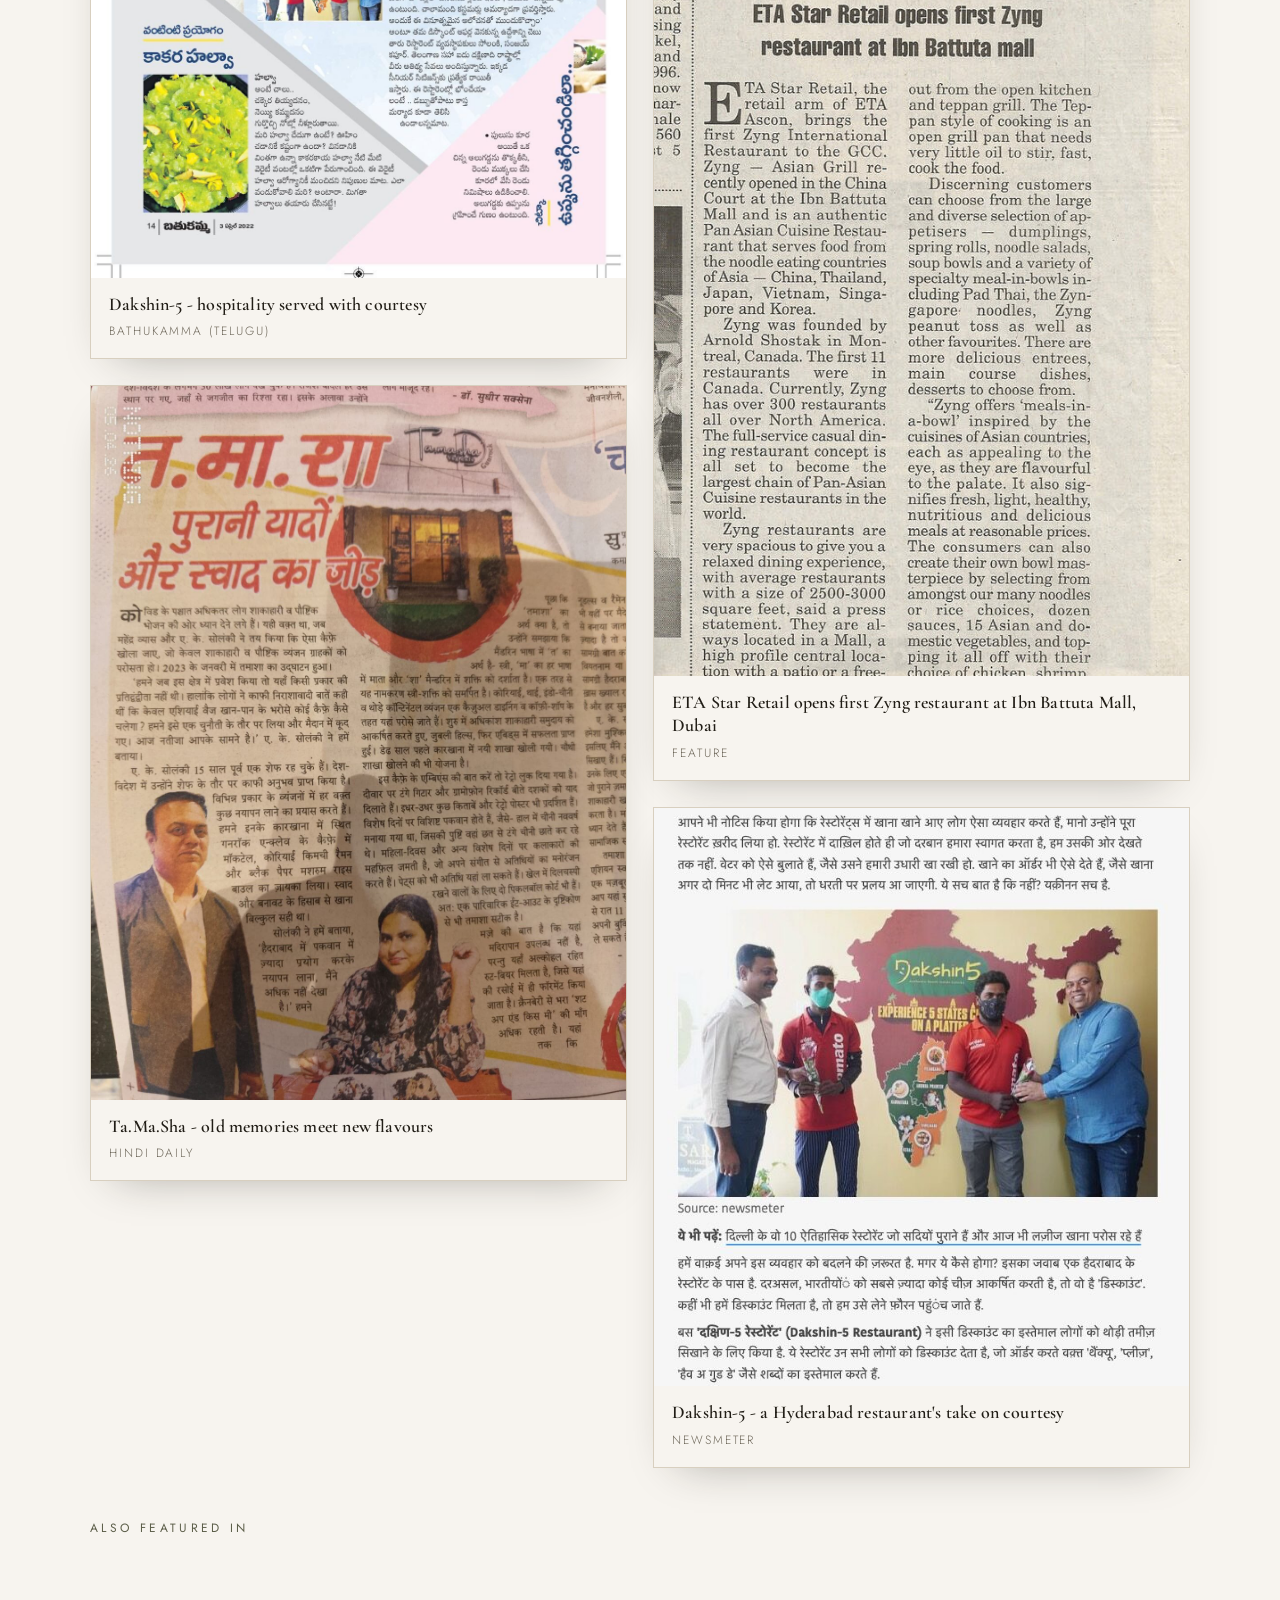
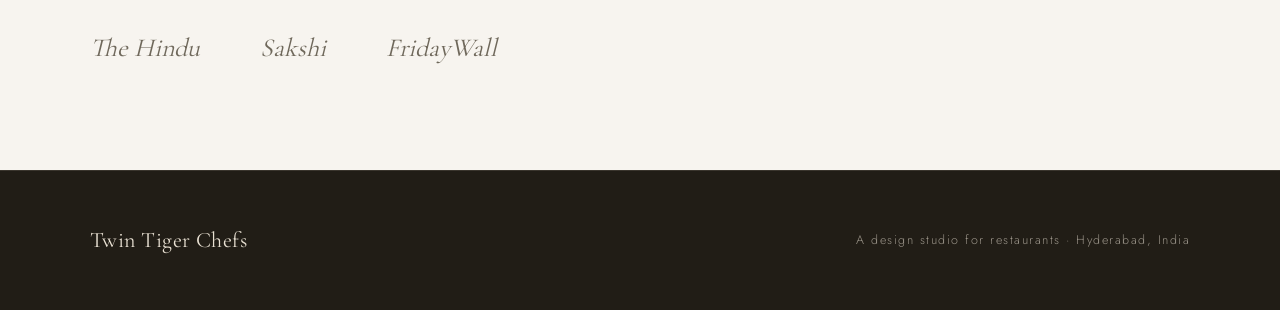
<file: press.html>
<!DOCTYPE html>
<html lang="en" class="no-js">
<head>
<meta charset="utf-8">
<meta name="viewport" content="width=device-width, initial-scale=1">
<title>Twin Tiger Chefs - Press</title>
<meta name="description" content="Press coverage of the restaurants and kitchens shaped by Twin Tiger Chefs - features, interviews, and reviews across Indian and international press.">
<link rel="icon" type="image/png" href="assets/favicon.png">
<link rel="apple-touch-icon" href="assets/favicon.png">
<meta property="og:type" content="website">
<meta property="og:site_name" content="Twin Tiger Chefs">
<meta property="og:title" content="Twin Tiger Chefs - Press">
<meta property="og:description" content="Features, interviews, and reviews across Indian and international press.">
<meta property="og:url" content="https://twintigerchef.food/press.html">
<link rel="stylesheet" href="fonts.css">
<link rel="stylesheet" href="styles.css">
<script>document.documentElement.className='';if(location.search.indexOf('reveal')>-1)document.documentElement.classList.add('reveal-all');</script>
</head>
<body>

<!-- ===== NAV ===== -->
<header class="nav solid" id="nav">
  <a href="index.html#top" class="brand" aria-label="Twin Tiger Chefs"><img src="assets/logo.png" alt="Twin Tiger Chefs" class="brand-logo"></a>
  <button class="navtoggle" type="button" aria-label="Open menu" aria-expanded="false" aria-controls="navlinks"><span class="bar"></span><span class="bar"></span><span class="bar"></span></button>
  <nav class="navlinks" id="navlinks">
    <a href="index.html#studio">The Studio</a>
    <div class="navdrop">
      <a href="index.html#tina" class="navdrop-top">Chefs</a>
      <div class="navdrop-menu">
        <a href="index.html#tina">Chef Tina</a>
        <a href="index.html#solankky">AK Solankky</a>
      </div>
    </div>
    <a href="index.html#gallery">Kitchen</a>
    <a href="index.html#work">Work</a>
    <a href="press.html" aria-current="page">Press</a>
    <a href="index.html#contact">Contact</a>
  </nav>
</header>

<!-- ===== PRESS ===== -->
<section id="press" class="press-page">
  <div class="wrap">
    <div class="lead reveal">
      <span class="eyebrow">Press</span>
      <h2>In the press</h2>
      <p>Coverage of the restaurants and kitchens we have shaped - features, interviews, and reviews across Indian and international press. Tap any clipping to open it full size.</p>
    </div>
    <div class="press-grid">
      <a class="press-item reveal" href="assets/work/work-27.jpg" target="_blank" rel="noopener">
        <img src="assets/work/work-27.jpg" alt="Ta.Ma.Sha serving Asian vegetarian like none other - Deccan Chronicle feature" loading="lazy">
        <div class="press-cap"><strong>Ta.Ma.Sha serving Asian vegetarian like none other</strong>Deccan Chronicle</div>
      </a>
      <a class="press-item reveal" href="assets/work/work-28.jpg" target="_blank" rel="noopener">
        <img src="assets/work/work-28.jpg" alt="Ta.Ma.Sha brings a slice of Seoul to Secunderabad - Deccan Chronicle feature" loading="lazy">
        <div class="press-cap"><strong>Ta.Ma.Sha brings a slice of Seoul to Secunderabad</strong>Deccan Chronicle</div>
      </a>
      <a class="press-item reveal" href="assets/work/work-25.jpg" target="_blank" rel="noopener">
        <img src="assets/work/work-25.jpg" alt="Ohri's expands 'De Thali' - Rajasthani &amp; Gujarati thali" loading="lazy">
        <div class="press-cap"><strong>Ohri's expands 'De Thali' - Rajasthani &amp; Gujarati thali</strong>Hindi daily (2012)</div>
      </a>
      <a class="press-item reveal" href="assets/work/work-26.jpg" target="_blank" rel="noopener">
        <img src="assets/work/work-26.jpg" alt="'De Thali' sets a record - 10,000 thalis in 60 days" loading="lazy">
        <div class="press-cap"><strong>'De Thali' sets a record - 10,000 thalis in 60 days</strong>Hindi daily</div>
      </a>
      <a class="press-item reveal" href="assets/work/work-24.jpg" target="_blank" rel="noopener">
        <img src="assets/work/work-24.jpg" alt="Dakshin 5 and Devauk Nation launch" loading="lazy">
        <div class="press-cap"><strong>Dakshin 5 &amp; Devauk Nation launch</strong>Mana Telangana (Telugu)</div>
      </a>
      <a class="press-item reveal" href="assets/work/work-21.jpg" target="_blank" rel="noopener">
        <img src="assets/work/work-21.jpg" alt="Too Trendy to Last? - what makes some cafes thrive" loading="lazy">
        <div class="press-cap"><strong>Too Trendy to Last? - what makes some cafes thrive</strong>Deccan Chronicle</div>
      </a>
      <a class="press-item reveal" href="assets/work/work-22.jpg" target="_blank" rel="noopener">
        <img src="assets/work/work-22.jpg" alt="Dakshin-5 - hospitality served with courtesy" loading="lazy">
        <div class="press-cap"><strong>Dakshin-5 - hospitality served with courtesy</strong>Bathukamma (Telugu)</div>
      </a>
      <a class="press-item reveal" href="assets/work/work-23.jpg" target="_blank" rel="noopener">
        <img src="assets/work/work-23.jpg" alt="Ta.Ma.Sha - old memories meet new flavours" loading="lazy">
        <div class="press-cap"><strong>Ta.Ma.Sha - old memories meet new flavours</strong>Hindi daily</div>
      </a>
      <a class="press-item reveal" href="assets/work/work-03.jpg" target="_blank" rel="noopener">
        <img src="assets/work/work-03.jpg" alt="From ramen bowl to pickleball - TA.MA.SHA. redefines vegetarian dining" loading="lazy">
        <div class="press-cap"><strong>From ramen bowl to pickleball - TA.MA.SHA. redefines vegetarian dining</strong>Hans India</div>
      </a>
      <a class="press-item reveal" href="assets/work/work-04.jpg" target="_blank" rel="noopener">
        <img src="assets/work/work-04.jpg" alt="Asian Sojourn - inside an all-vegetarian Asian cafe" loading="lazy">
        <div class="press-cap"><strong>Asian Sojourn - inside an all-vegetarian Asian cafe</strong>The New Indian Express</div>
      </a>
      <a class="press-item reveal" href="assets/work/work-05.jpg" target="_blank" rel="noopener">
        <img src="assets/work/work-05.jpg" alt="TA.MA.SHA. - Asian food feature" loading="lazy">
        <div class="press-cap"><strong>TA.MA.SHA. - Asian food feature</strong>Telugu daily</div>
      </a>
      <a class="press-item reveal" href="assets/work/work-06.jpg" target="_blank" rel="noopener">
        <img src="assets/work/work-06.jpg" alt="Bold Flavors - a trendsetting approach to vegetarian dining" loading="lazy">
        <div class="press-cap"><strong>Bold Flavors - a trendsetting approach to vegetarian dining</strong>Feature</div>
      </a>
      <a class="press-item reveal" href="assets/work/work-20.jpg" target="_blank" rel="noopener">
        <img src="assets/work/work-20.jpg" alt="Culinary Odyssey - two new vegetarian menus" loading="lazy">
        <div class="press-cap"><strong>Culinary Odyssey - two new vegetarian menus</strong>The New Indian Express</div>
      </a>
      <a class="press-item reveal" href="assets/work/work-12.jpg" target="_blank" rel="noopener">
        <img src="assets/work/work-12.jpg" alt="New watering hole does 'Raise The Bar'" loading="lazy">
        <div class="press-cap"><strong>New watering hole does 'Raise The Bar'</strong>Feature</div>
      </a>
      <a class="press-item reveal" href="assets/work/work-13.jpg" target="_blank" rel="noopener">
        <img src="assets/work/work-13.jpg" alt="AK Solankky for Oriental Cuisine" loading="lazy">
        <div class="press-cap"><strong>AK Solankky for Oriental Cuisine</strong>Interview</div>
      </a>
      <a class="press-item reveal" href="assets/work/work-15.jpg" target="_blank" rel="noopener">
        <img src="assets/work/work-15.jpg" alt="Zyng restaurant draws a crowd for its Asian dishes" loading="lazy">
        <div class="press-cap"><strong>Zyng restaurant draws a crowd for its Asian dishes</strong>Al Bayan, Dubai</div>
      </a>
      <a class="press-item reveal" href="assets/work/work-14.jpg" target="_blank" rel="noopener">
        <img src="assets/work/work-14.jpg" alt="ETA Star Retail opens first Zyng restaurant at Ibn Battuta Mall, Dubai" loading="lazy">
        <div class="press-cap"><strong>ETA Star Retail opens first Zyng restaurant at Ibn Battuta Mall, Dubai</strong>Feature</div>
      </a>
      <a class="press-item reveal" href="assets/work/work-16.jpg" target="_blank" rel="noopener">
        <img src="assets/work/work-16.jpg" alt="Dakshin-5 - a Hyderabad restaurant's take on courtesy" loading="lazy">
        <div class="press-cap"><strong>Dakshin-5 - a Hyderabad restaurant's take on courtesy</strong>Newsmeter</div>
      </a>
    </div>
    <div class="press reveal">
      <span class="eyebrow" style="width:100%">Also featured in</span>
      <span class="p">The Hindu</span>
      <span class="p">Sakshi</span>
      <span class="p">FridayWall</span>
    </div>
  </div>
</section>

<!-- ===== FOOTER ===== -->
<footer class="foot">
  <div class="wrap">
    <span class="brand" data-brand>Twin Tiger Chefs</span>
    <span class="meta">A design studio for restaurants · Hyderabad, India</span>
  </div>
</footer>

<script>
var BRAND="Twin Tiger Chefs";
document.querySelectorAll('[data-brand]').forEach(function(el){el.textContent=BRAND;});
// keep nav solid on this page (no dark hero behind it)
var nav=document.getElementById('nav');
nav.classList.add('solid');
if(!document.documentElement.classList.contains('reveal-all')){
  var io=new IntersectionObserver(function(es){es.forEach(function(e){if(e.isIntersecting){e.target.classList.add('in');io.unobserve(e.target);}});},{rootMargin:'0px 0px -8% 0px'});
  document.querySelectorAll('.reveal').forEach(function(el){io.observe(el);});
  window.addEventListener('load',function(){setTimeout(function(){document.querySelectorAll('.reveal:not(.in)').forEach(function(el){el.classList.add('in');});},1200);});
}

// Mobile nav hamburger toggle
(function(){
  var nav=document.getElementById('nav');
  if(!nav) return;
  var toggle=nav.querySelector('.navtoggle');
  var links=nav.querySelector('.navlinks');
  if(!toggle||!links) return;
  function close(){nav.classList.remove('open');toggle.setAttribute('aria-expanded','false');}
  function open(){nav.classList.add('open');toggle.setAttribute('aria-expanded','true');}
  toggle.addEventListener('click',function(){nav.classList.contains('open')?close():open();});
  links.addEventListener('click',function(e){if(e.target.closest('a'))close();});
  document.addEventListener('keydown',function(e){if(e.key==='Escape')close();});
  window.addEventListener('resize',function(){if(window.innerWidth>860)close();});
})();
</script>
</body>
</html>
</file>
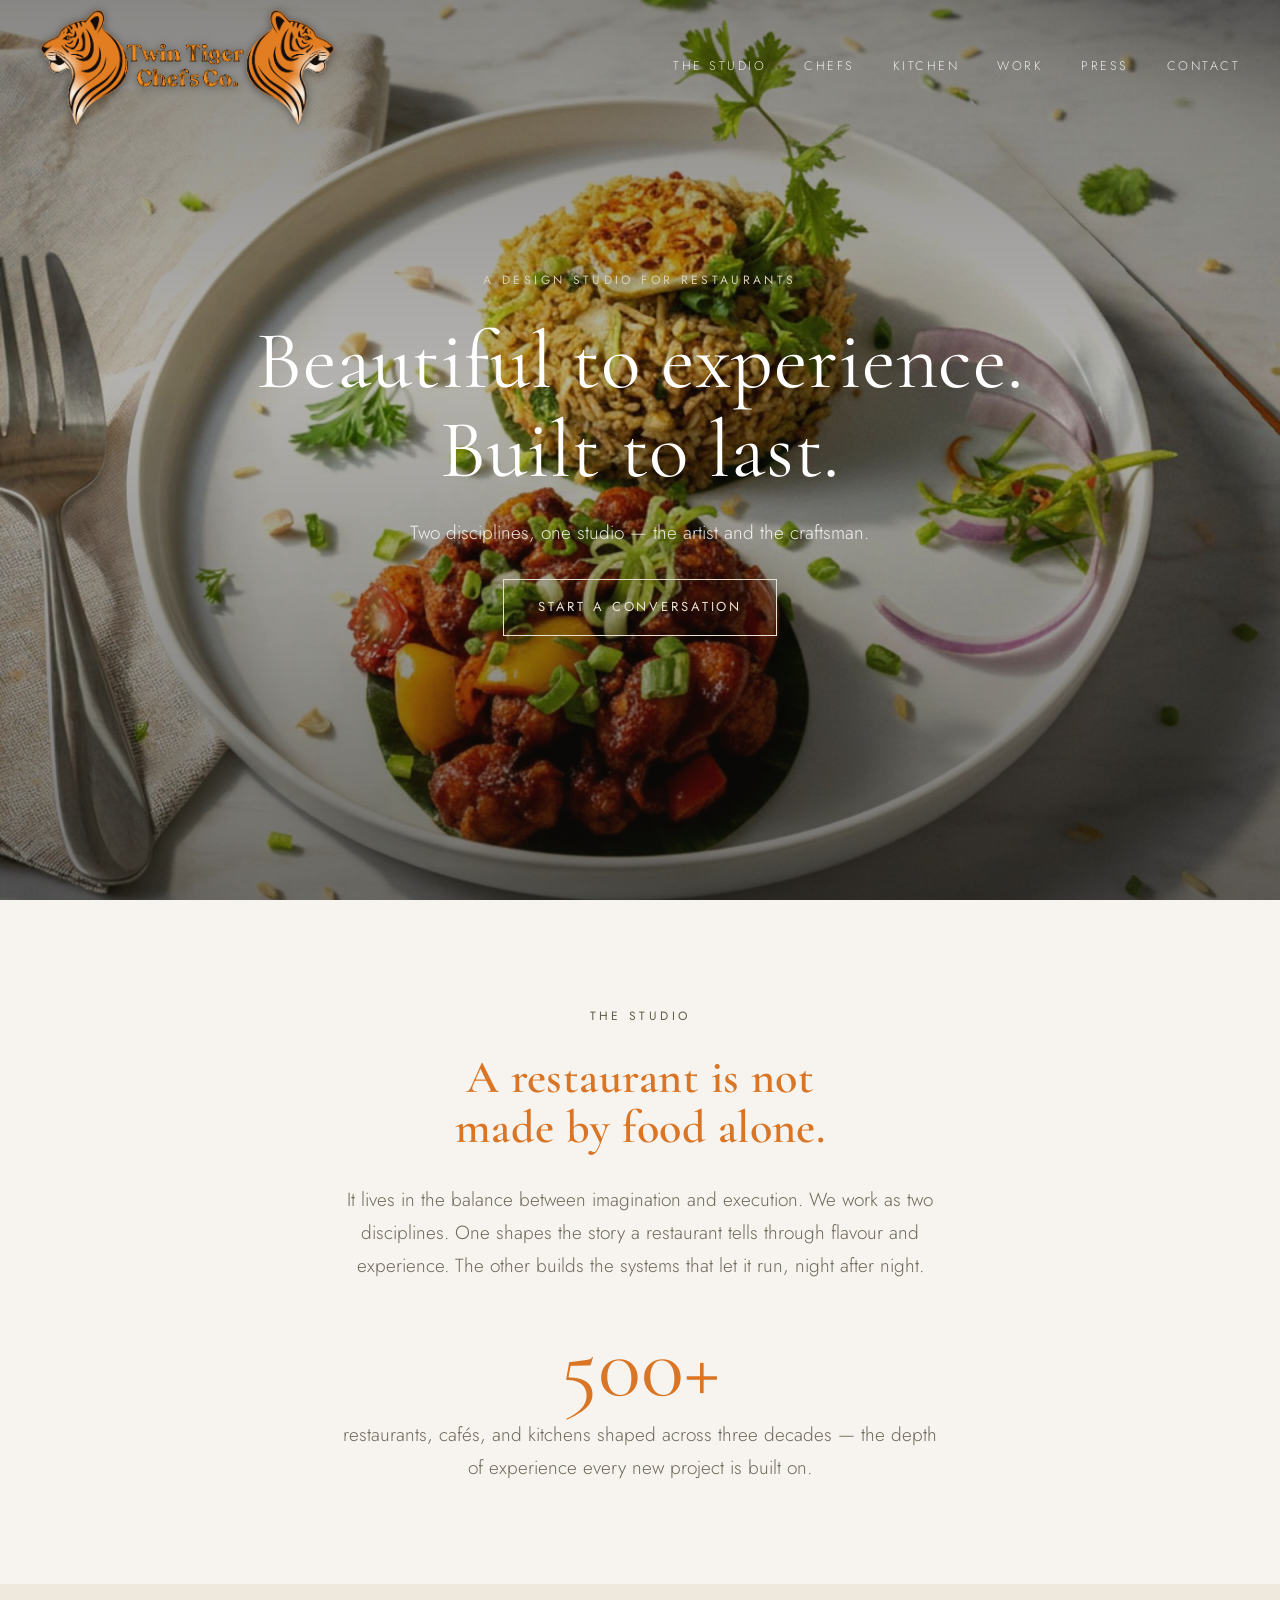
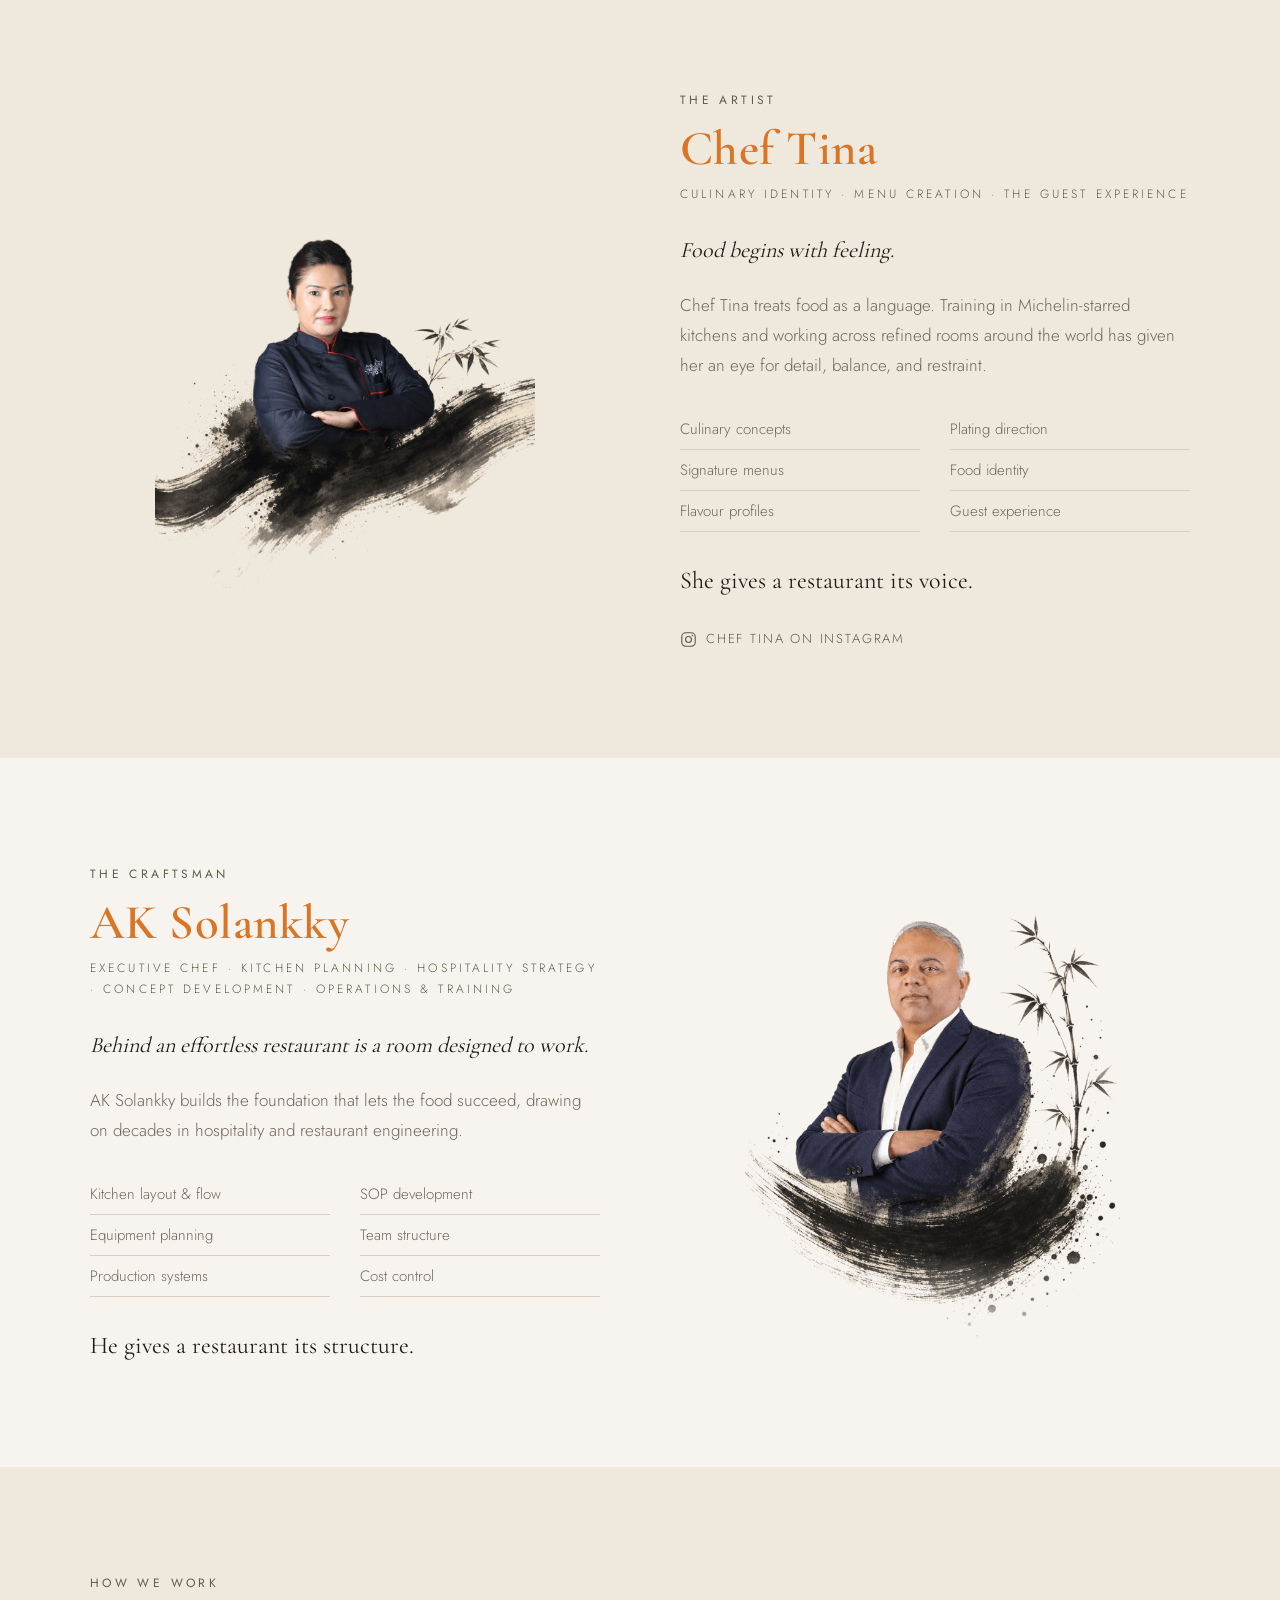
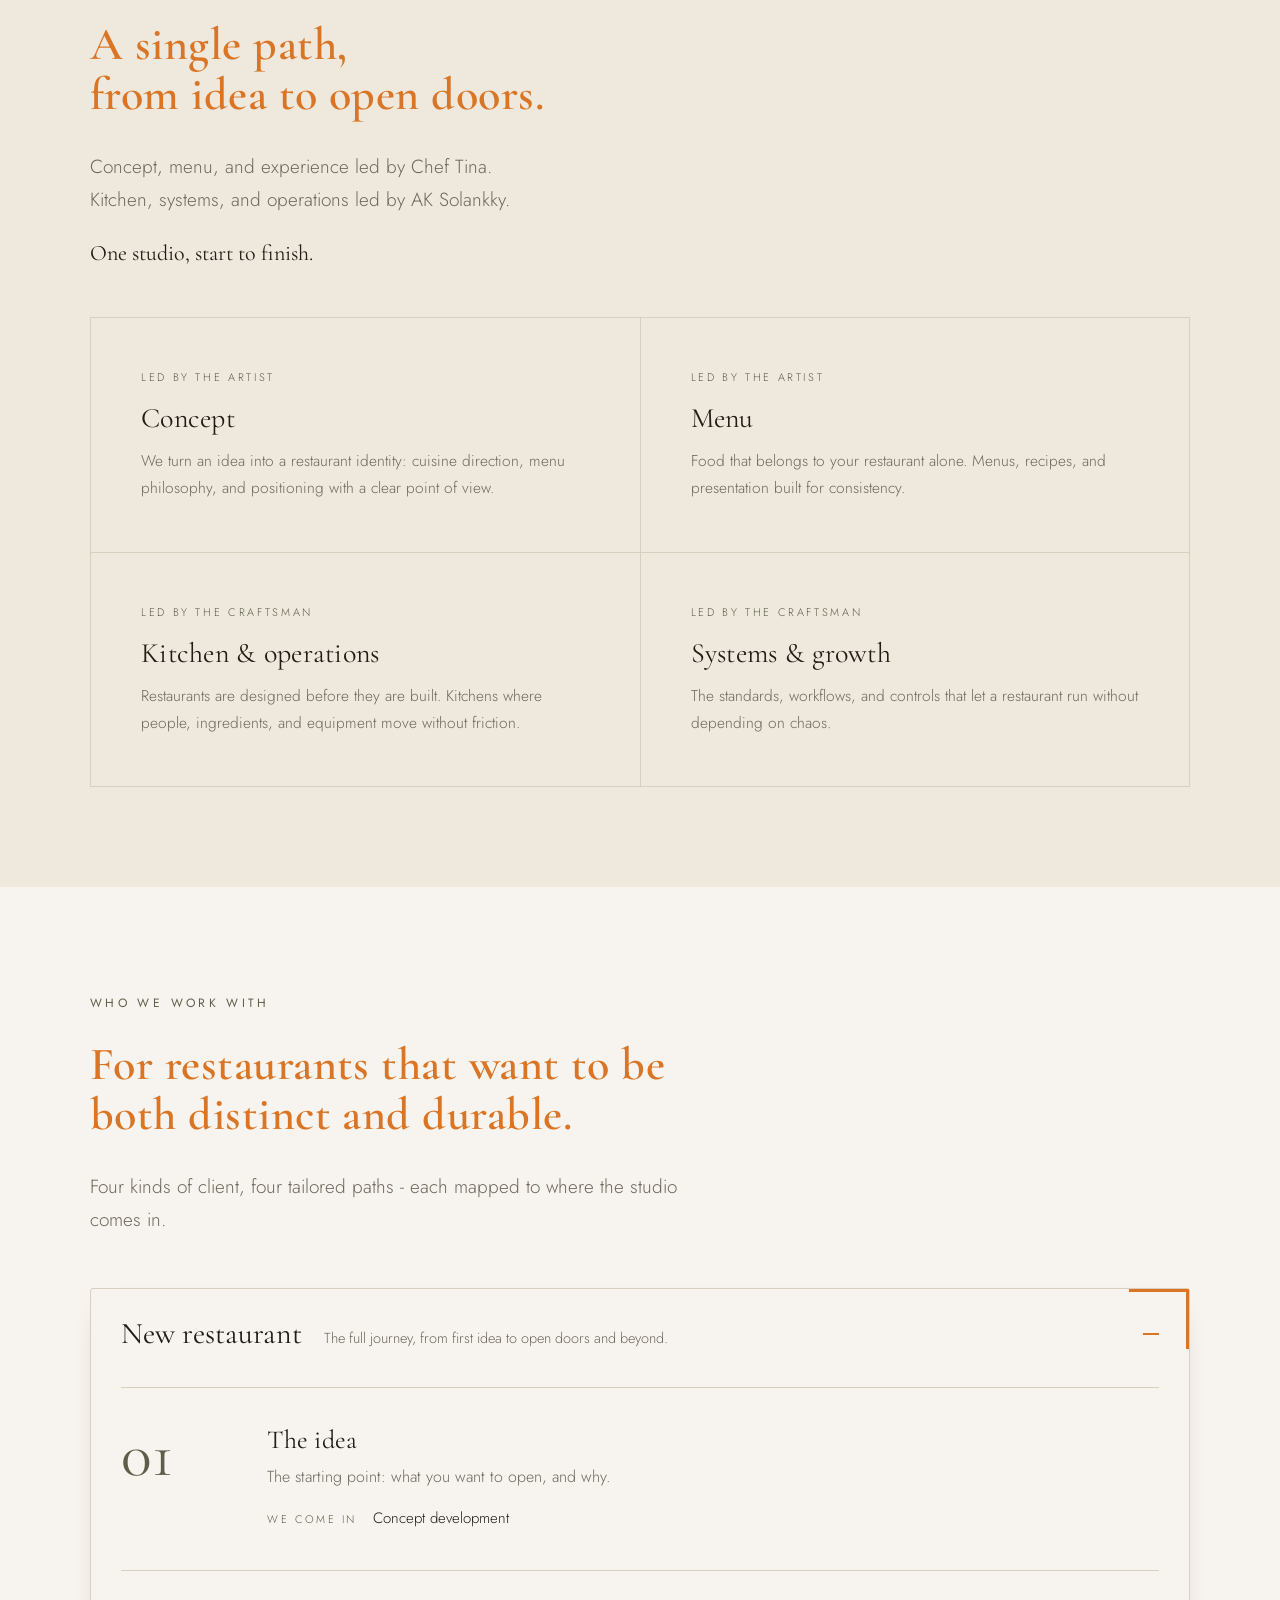
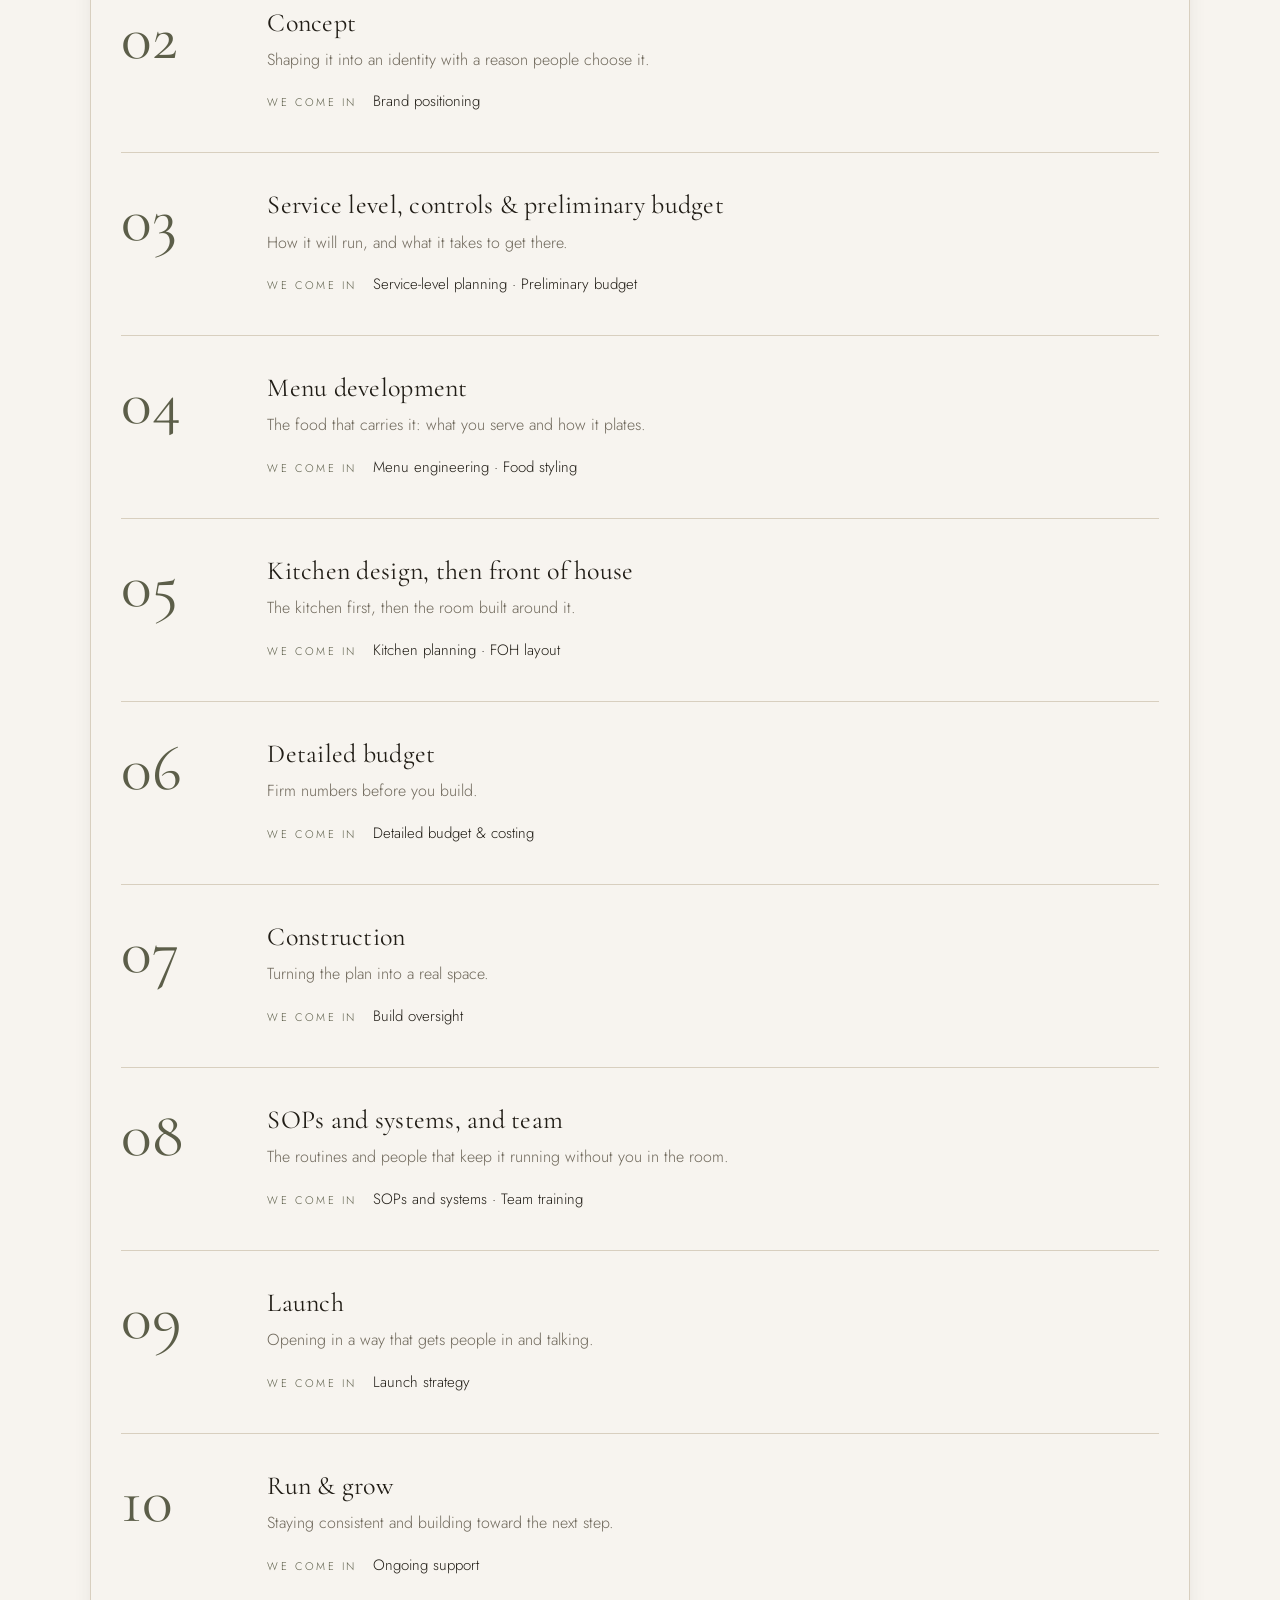
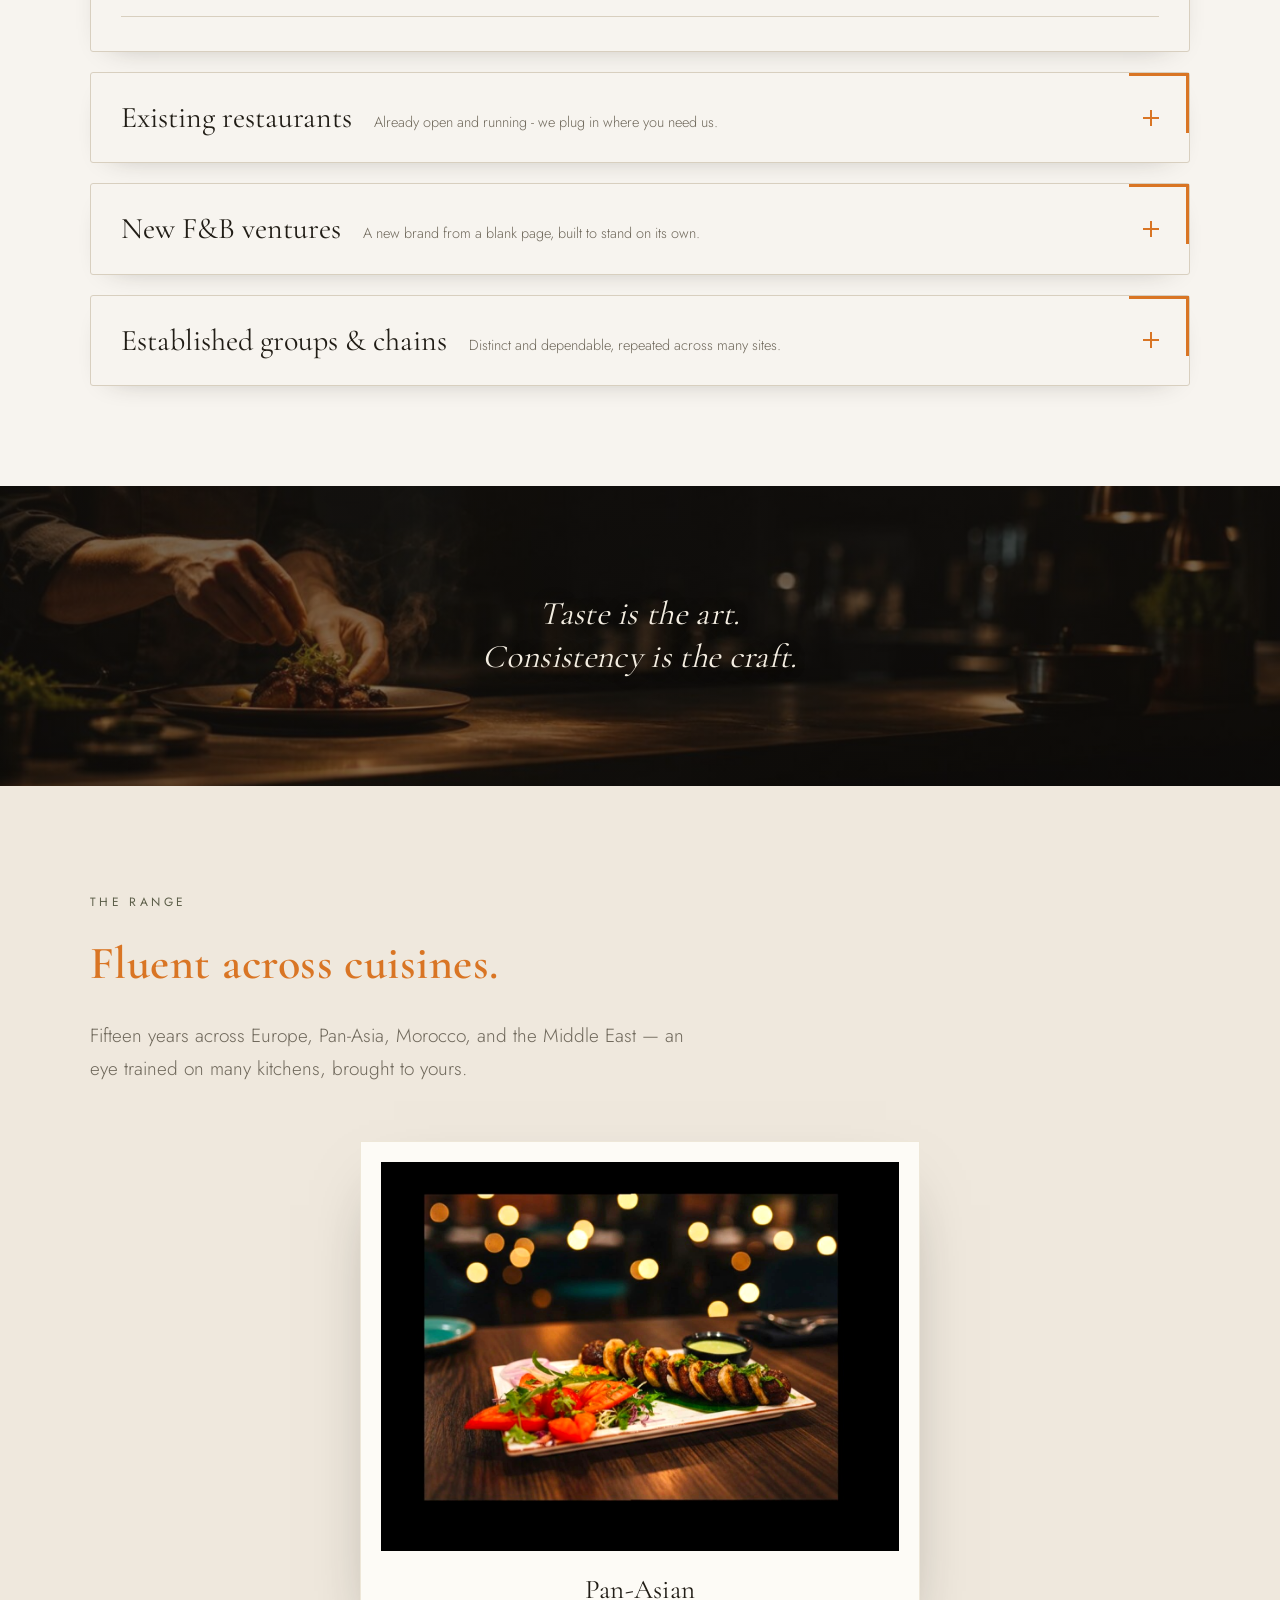
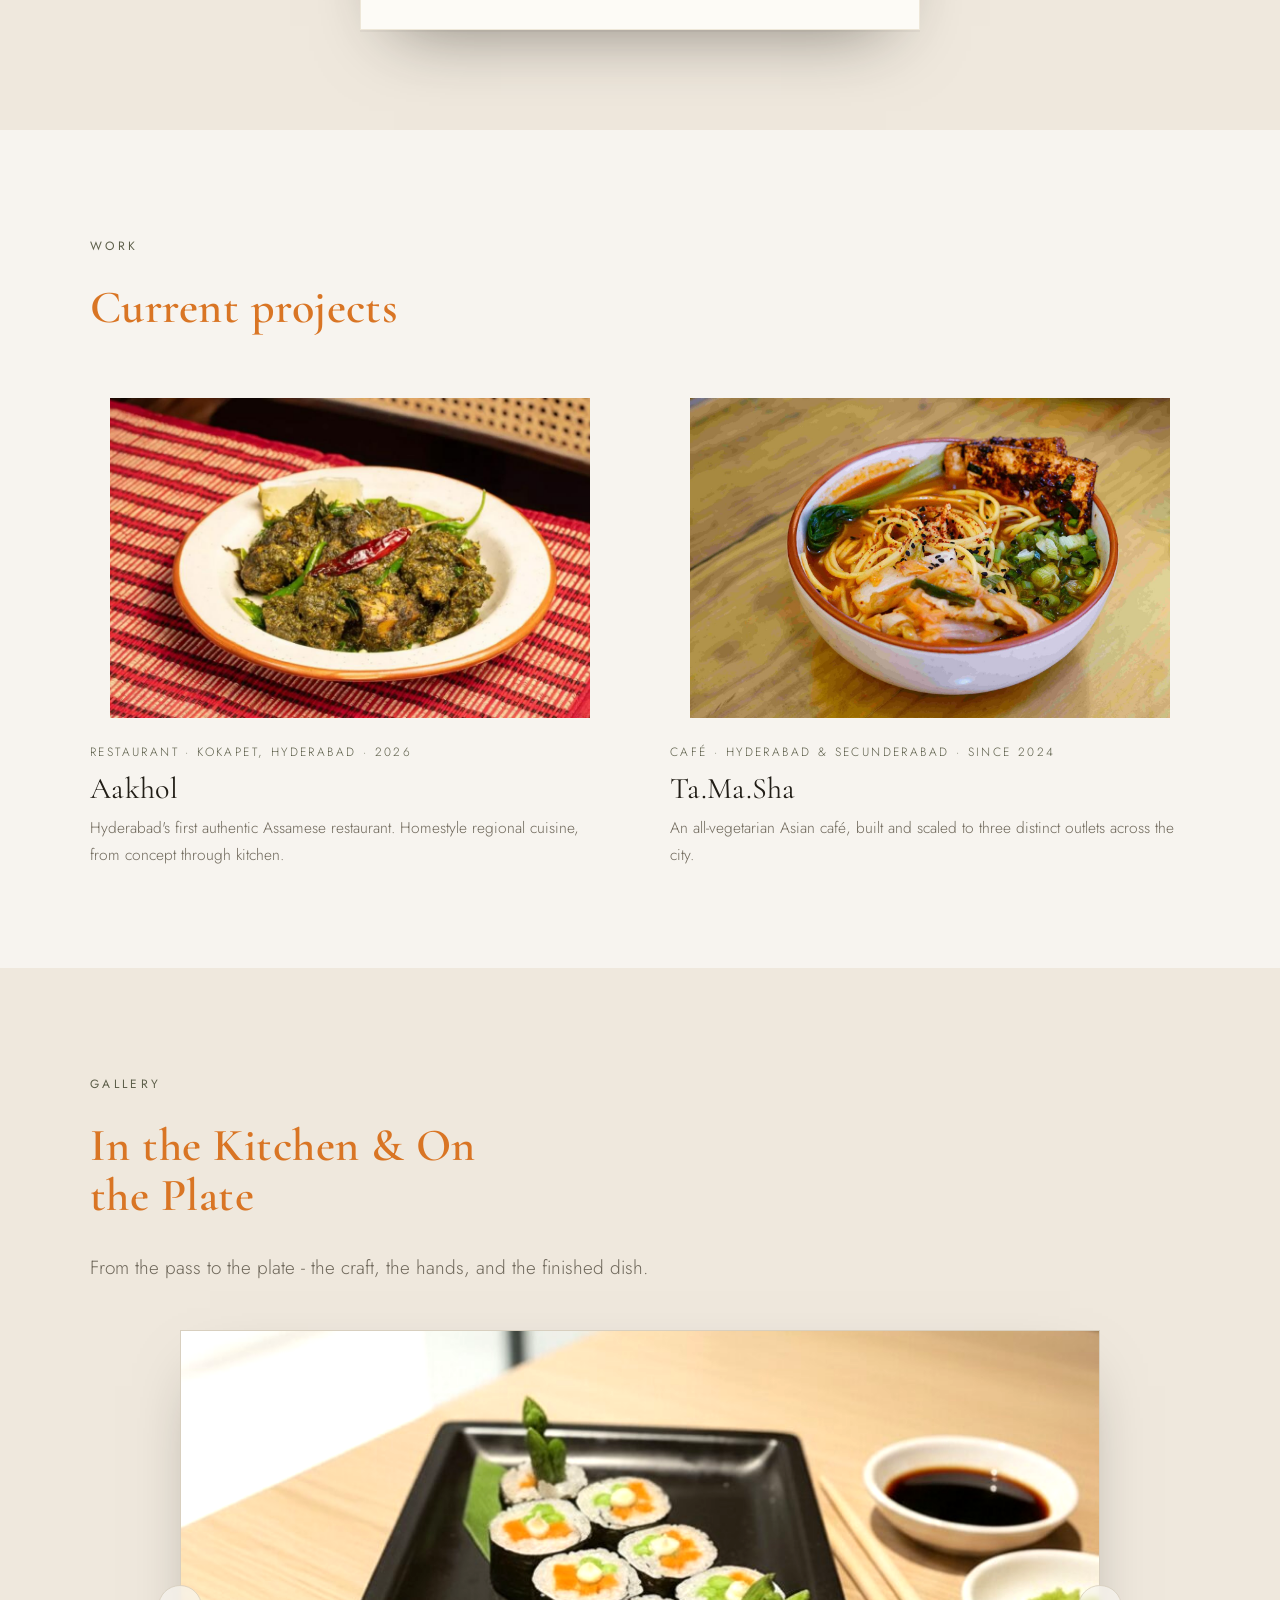
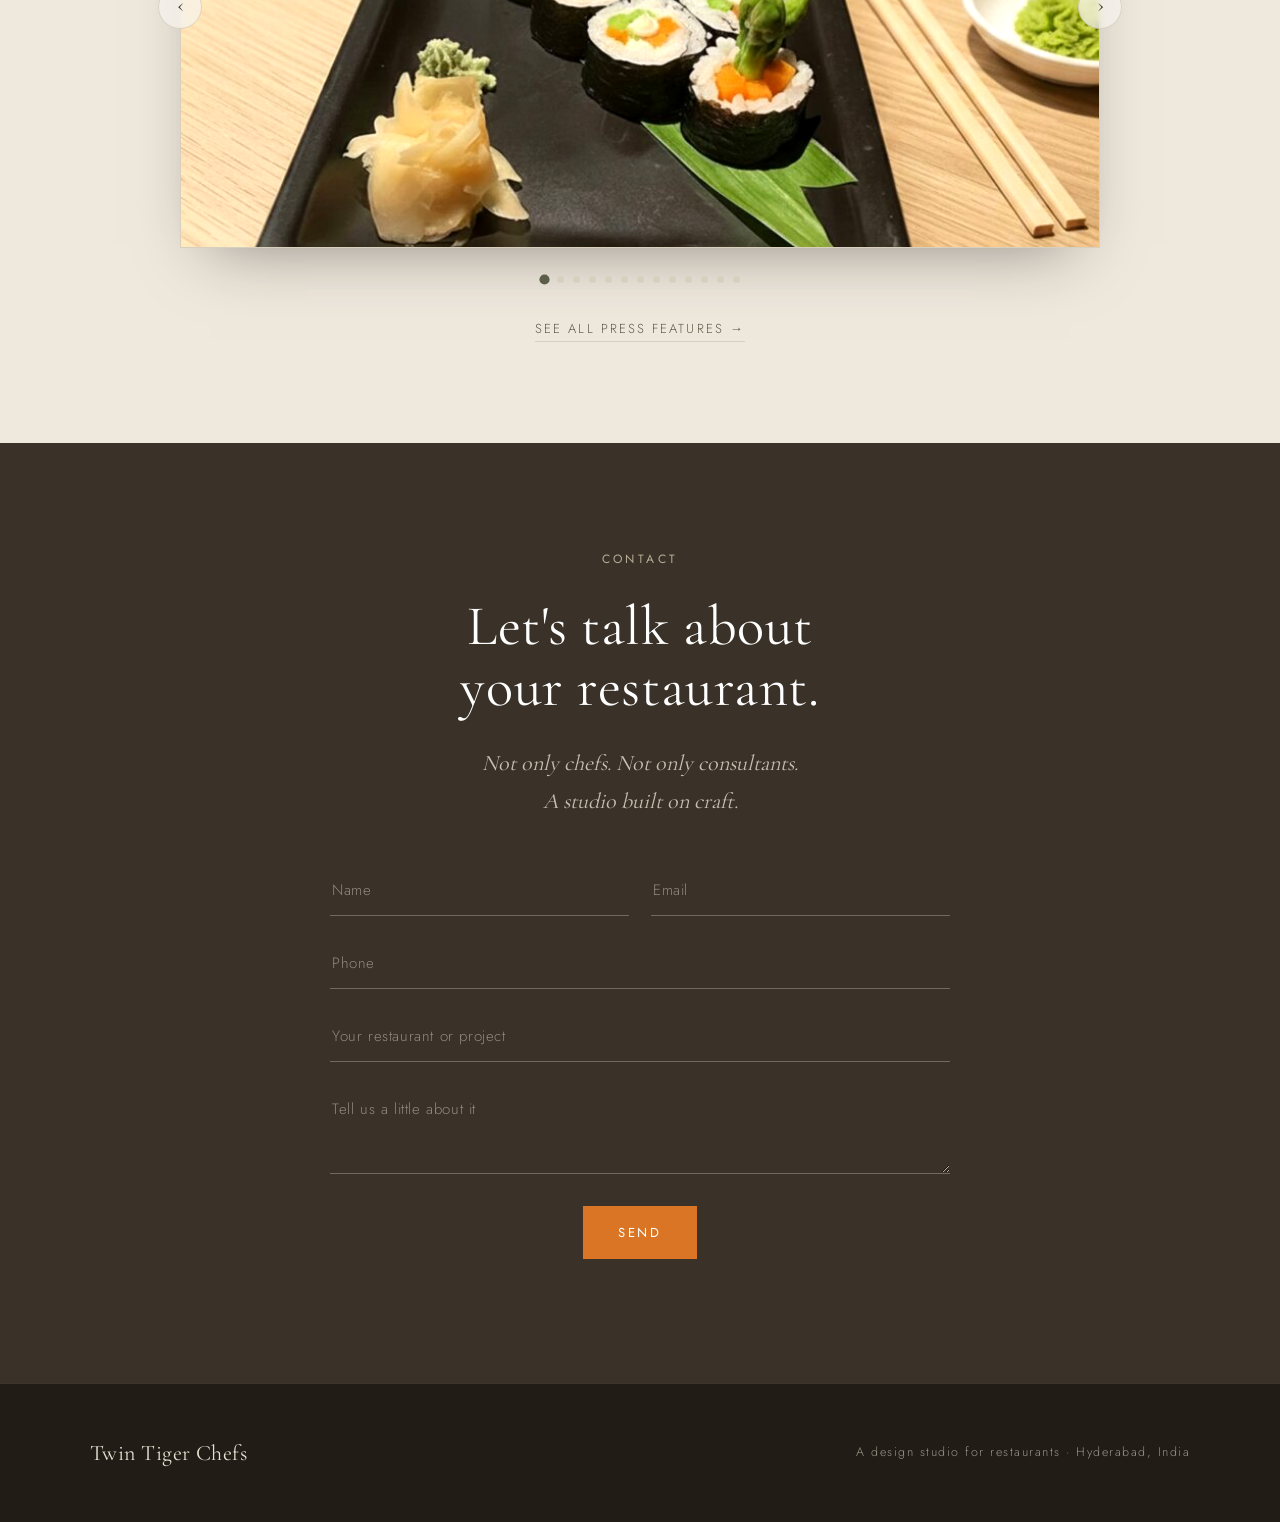
<file: The 3 files (index.html, styles.css, press.html).html>
<!DOCTYPE html>
<html lang="en" class="no-js">
<head>
<meta charset="utf-8">
<meta name="viewport" content="width=device-width, initial-scale=1">
<title>Twin Tiger Chefs — A design studio for restaurants</title>
<meta name="description" content="Twin Tiger Chefs — a design studio for restaurants. Two disciplines, one studio: the artist and the craftsman.">
<link rel="icon" type="image/png" href="assets/favicon.png">
<link rel="apple-touch-icon" href="assets/favicon.png">
<!-- Open Graph / Twitter card -->
<meta property="og:type" content="website">
<meta property="og:site_name" content="Twin Tiger Chefs">
<meta property="og:title" content="Twin Tiger Chefs — A design studio for restaurants">
<meta property="og:description" content="Two disciplines, one studio — the artist and the craftsman. A design studio for restaurants.">
<meta property="og:url" content="https://akss121275.github.io/twintigerchef/">
<meta property="og:image" content="https://akss121275.github.io/twintigerchef/assets/social-card.jpg">
<meta property="og:image:width" content="1200">
<meta property="og:image:height" content="630">
<meta name="twitter:card" content="summary_large_image">
<meta name="twitter:title" content="Twin Tiger Chefs — A design studio for restaurants">
<meta name="twitter:description" content="Two disciplines, one studio — the artist and the craftsman. A design studio for restaurants.">
<meta name="twitter:image" content="https://akss121275.github.io/twintigerchef/assets/social-card.jpg">
<link rel="stylesheet" href="fonts.css">
<link rel="stylesheet" href="styles.css">
<script>document.documentElement.className='';if(location.search.indexOf('reveal')>-1)document.documentElement.classList.add('reveal-all');</script>
</head>
<body>

<!-- ===== NAV ===== -->
<header class="nav" id="nav">
  <a href="#top" class="brand" aria-label="Twin Tiger Chefs"><img src="assets/logo.png" alt="Twin Tiger Chefs" class="brand-logo"></a>
  <button class="navtoggle" type="button" aria-label="Open menu" aria-expanded="false" aria-controls="navlinks"><span class="bar"></span><span class="bar"></span><span class="bar"></span></button>
  <nav class="navlinks" id="navlinks">
    <a href="#studio">The Studio</a>
    <div class="navdrop">
      <a href="#tina" class="navdrop-top">Chefs</a>
      <div class="navdrop-menu">
        <a href="#tina">Chef Tina</a>
        <a href="#solanky">AK Solankky</a>
      </div>
    </div>
    <a href="#gallery">Kitchen</a>
    <a href="#work">Work</a>
    <a href="press.html">Press</a>
    <a href="#contact">Contact</a>
  </nav>
</header>

<!-- ===== HERO (carousel) ===== -->
<section class="hero" id="top" style="padding:0">
  <div class="slides" id="heroSlides">
    <div class="slide on" style="background-image:url('assets/hero/h1.jpg')"></div>
    <div class="slide" style="background-image:url('assets/hero/h2.jpg')"></div>
    <div class="slide" style="background-image:url('assets/hero/h3.jpg')"></div>
    <div class="slide" style="background-image:url('assets/hero/h4.jpg')"></div>
    <div class="slide" style="background-image:url('assets/hero/handshake.jpg')"></div>
    <div class="slide" style="background-image:url('assets/hero/feature-1.jpg')"></div>
    <div class="slide" style="background-image:url('assets/hero/feature-2.jpg')"></div>
  </div>
  <div class="veil"></div>
  <div class="wrap">
    <span class="eyebrow">A design studio for restaurants</span>
    <h1>Beautiful to experience.<br>Built to last.</h1>
    <p class="lede">Two disciplines, one studio — the artist and the craftsman.</p>
    <a href="#contact" class="cta light">Start a conversation</a>
  </div>
</section>

<!-- ===== THE STUDIO ===== -->
<section id="studio">
  <div class="wrap lead center reveal">
    <div class="lead-inner">
      <span class="eyebrow">The Studio</span>
      <h2 style="margin-left:auto;margin-right:auto">A restaurant is not made by food alone.</h2>
      <p>It lives in the balance between imagination and execution. We work as two disciplines. One shapes the story a restaurant tells through flavour and experience. The other builds the systems that let it run, night after night.</p>
      <div class="studio-stat">
        <span class="n">500+</span>
        <p>restaurants, cafés, and kitchens shaped across three decades — the depth of experience every new project is built on.</p>
      </div>
    </div>
  </div>
</section>

<!-- ===== THE ARTIST ===== -->
<section id="tina" style="background:var(--sand)">
  <div class="wrap split reveal">
    <div class="media"><div class="ph photo" style="background-image:url('assets/tina.png');background-position:center bottom"></div></div>
    <div class="txt">
      <span class="eyebrow" style="margin-bottom:12px">The Artist</span>
      <h2>Chef Tina</h2>
      <div class="role">Culinary identity · Menu creation · The guest experience</div>
      <p class="kicker">Food begins with feeling.</p>
      <p>Chef Tina treats food as a language. Training in Michelin-starred kitchens and working across refined rooms around the world has given her an eye for detail, balance, and restraint.</p>
      <ul>
        <li>Culinary concepts</li>
        <li>Signature menus</li>
        <li>Flavour profiles</li>
        <li>Plating direction</li>
        <li>Food identity</li>
        <li>Guest experience</li>
      </ul>
      <p class="close">She gives a restaurant its voice.</p>
      <a class="ig-link" href="https://www.instagram.com/restaurant_swot.team" target="_blank" rel="noopener" aria-label="Chef Tina on Instagram">
        <svg viewBox="0 0 24 24" width="17" height="17" fill="none" stroke="currentColor" stroke-width="1.6" stroke-linecap="round" stroke-linejoin="round" aria-hidden="true"><rect x="2.5" y="2.5" width="19" height="19" rx="5.5"/><circle cx="12" cy="12" r="4.2"/><circle cx="17.6" cy="6.4" r="1.15" fill="currentColor" stroke="none"/></svg>
        <span>Chef Tina on Instagram</span>
      </a>
    </div>
  </div>
</section>

<!-- ===== THE CRAFTSMAN ===== -->
<section id="solanky">
  <div class="wrap split alt reveal">
    <div class="media"><div class="ph photo" style="background-image:url('assets/solankky.png');background-position:center bottom"></div></div>
    <div class="txt">
      <span class="eyebrow" style="margin-bottom:12px">The Craftsman</span>
      <h2>AK Solankky</h2>
      <div class="role">Executive chef · Kitchen planning · Hospitality strategy · Concept development · Operations &amp; training</div>
      <p class="kicker">Behind an effortless restaurant is a room designed to work.</p>
      <p>AK Solankky builds the foundation that lets the food succeed, drawing on decades in hospitality and restaurant engineering.</p>
      <ul>
        <li>Kitchen layout &amp; flow</li>
        <li>Equipment planning</li>
        <li>Production systems</li>
        <li>SOP development</li>
        <li>Team structure</li>
        <li>Cost control</li>
      </ul>
      <p class="close">He gives a restaurant its structure.</p>
    </div>
  </div>
</section>

<!-- ===== HOW WE WORK / WHAT WE DO (merged) ===== -->
<section id="how" style="background:var(--sand)">
  <div class="wrap">
    <div class="lead reveal"><span class="eyebrow">How We Work</span>
      <h2>A single path,<br>from idea to open doors.</h2>
      <p>Concept, menu, and experience led by Chef Tina.<br><span style="white-space:nowrap">Kitchen, systems, and operations led by AK Solankky.</span></p>
      <p class="lead-close">One studio, start to finish.</p>
    </div>
    <div class="svc reveal">
      <div class="cell"><div class="lead-by">Led by the artist</div><h3>Concept</h3><p>We turn an idea into a restaurant identity: cuisine direction, menu philosophy, and positioning with a clear point of view.</p></div>
      <div class="cell"><div class="lead-by">Led by the artist</div><h3>Menu</h3><p>Food that belongs to your restaurant alone. Menus, recipes, and presentation built for consistency.</p></div>
      <div class="cell"><div class="lead-by">Led by the craftsman</div><h3>Kitchen &amp; operations</h3><p>Restaurants are designed before they are built. Kitchens where people, ingredients, and equipment move without friction.</p></div>
      <div class="cell"><div class="lead-by">Led by the craftsman</div><h3>Systems &amp; growth</h3><p>The standards, workflows, and controls that let a restaurant run without depending on chaos.</p></div>
    </div>
  </div>
</section>

<!-- ===== WHO WE WORK WITH ===== -->
<section id="who">
  <div class="wrap">
    <div class="lead reveal"><span class="eyebrow">Who We Work With</span>
      <h2>For restaurants that want to be<br>both distinct and durable.</h2>
      <p>Four kinds of client, four tailored paths - each mapped to where the studio comes in.</p>
    </div>
    <div class="clients reveal">
    <details class="client" open>
      <summary class="client-head">
        <span class="ctag">New restaurant</span>
        <span class="cintro">The full journey, from first idea to open doors and beyond.</span>
        <span class="cmark" aria-hidden="true"></span>
      </summary>
      <div class="client-body">
      <div class="roadmap">
        <div class="rstage reveal">
          <div class="rnum">01</div>
          <div class="rstage-body">
            <h3>The idea</h3>
            <p>The starting point: what you want to open, and why.</p>
            <div class="rcomein"><span class="rlabel">We come in</span>Concept development</div>
          </div>
        </div>
        <div class="rstage reveal">
          <div class="rnum">02</div>
          <div class="rstage-body">
            <h3>Concept</h3>
            <p>Shaping it into an identity with a reason people choose it.</p>
            <div class="rcomein"><span class="rlabel">We come in</span>Brand positioning</div>
          </div>
        </div>
        <div class="rstage reveal">
          <div class="rnum">03</div>
          <div class="rstage-body">
            <h3>Service level, controls &amp; preliminary budget</h3>
            <p>How it will run, and what it takes to get there.</p>
            <div class="rcomein"><span class="rlabel">We come in</span>Service-level planning &middot; Preliminary budget</div>
          </div>
        </div>
        <div class="rstage reveal">
          <div class="rnum">04</div>
          <div class="rstage-body">
            <h3>Menu development</h3>
            <p>The food that carries it: what you serve and how it plates.</p>
            <div class="rcomein"><span class="rlabel">We come in</span>Menu engineering &middot; Food styling</div>
          </div>
        </div>
        <div class="rstage reveal">
          <div class="rnum">05</div>
          <div class="rstage-body">
            <h3>Kitchen design, then front of house</h3>
            <p>The kitchen first, then the room built around it.</p>
            <div class="rcomein"><span class="rlabel">We come in</span>Kitchen planning &middot; FOH layout</div>
          </div>
        </div>
        <div class="rstage reveal">
          <div class="rnum">06</div>
          <div class="rstage-body">
            <h3>Detailed budget</h3>
            <p>Firm numbers before you build.</p>
            <div class="rcomein"><span class="rlabel">We come in</span>Detailed budget &amp; costing</div>
          </div>
        </div>
        <div class="rstage reveal">
          <div class="rnum">07</div>
          <div class="rstage-body">
            <h3>Construction</h3>
            <p>Turning the plan into a real space.</p>
            <div class="rcomein"><span class="rlabel">We come in</span>Build oversight</div>
          </div>
        </div>
        <div class="rstage reveal">
          <div class="rnum">08</div>
          <div class="rstage-body">
            <h3>SOPs and systems, and team</h3>
            <p>The routines and people that keep it running without you in the room.</p>
            <div class="rcomein"><span class="rlabel">We come in</span>SOPs and systems &middot; Team training</div>
          </div>
        </div>
        <div class="rstage reveal">
          <div class="rnum">09</div>
          <div class="rstage-body">
            <h3>Launch</h3>
            <p>Opening in a way that gets people in and talking.</p>
            <div class="rcomein"><span class="rlabel">We come in</span>Launch strategy</div>
          </div>
        </div>
        <div class="rstage reveal">
          <div class="rnum">10</div>
          <div class="rstage-body">
            <h3>Run &amp; grow</h3>
            <p>Staying consistent and building toward the next step.</p>
            <div class="rcomein"><span class="rlabel">We come in</span>Ongoing support</div>
          </div>
        </div>
      </div>
      </div>
    </details>
    <details class="client">
      <summary class="client-head">
        <span class="ctag">Existing restaurants</span>
        <span class="cintro">Already open and running - we plug in where you need us.</span>
        <span class="cmark" aria-hidden="true"></span>
      </summary>
      <div class="client-body">
      <div class="areas-label"><span class="rlabel">Areas where we come in</span></div>
      <ul class="areas">
          <li><span class="area-name">Menu refresh &amp; engineering</span><span class="area-note">Tighten what you serve and how it plates.</span></li>
          <li><span class="area-name">Kitchen &amp; operations</span><span class="area-note">Smooth out the room during service.</span></li>
          <li><span class="area-name">SOPs and systems</span><span class="area-note">The routines that hold standards.</span></li>
          <li><span class="area-name">Team training</span><span class="area-note">Lift the team already in place.</span></li>
          <li><span class="area-name">Ongoing support</span><span class="area-note">A studio on call as you grow.</span></li>
      </ul>
      </div>
    </details>
    <details class="client">
      <summary class="client-head">
        <span class="ctag">New F&amp;B ventures</span>
        <span class="cintro">A new brand from a blank page, built to stand on its own.</span>
        <span class="cmark" aria-hidden="true"></span>
      </summary>
      <div class="client-body">
      <div class="roadmap">
        <div class="rstage reveal">
          <div class="rnum">01</div>
          <div class="rstage-body">
            <h3>The idea</h3>
            <p>A new food or beverage venture, from a blank page.</p>
            <div class="rcomein"><span class="rlabel">We come in</span>Concept development</div>
          </div>
        </div>
        <div class="rstage reveal">
          <div class="rnum">02</div>
          <div class="rstage-body">
            <h3>Concept</h3>
            <p>A brand and positioning that can stand on its own.</p>
            <div class="rcomein"><span class="rlabel">We come in</span>Brand positioning</div>
          </div>
        </div>
        <div class="rstage reveal">
          <div class="rnum">03</div>
          <div class="rstage-body">
            <h3>Model, controls &amp; preliminary budget</h3>
            <p>How the venture operates, and what it takes to start.</p>
            <div class="rcomein"><span class="rlabel">We come in</span>Service-level planning &middot; Preliminary budget</div>
          </div>
        </div>
        <div class="rstage reveal">
          <div class="rnum">04</div>
          <div class="rstage-body">
            <h3>Menu development</h3>
            <p>The product at the centre of the venture.</p>
            <div class="rcomein"><span class="rlabel">We come in</span>Menu engineering &middot; Food styling</div>
          </div>
        </div>
        <div class="rstage reveal">
          <div class="rnum">05</div>
          <div class="rstage-body">
            <h3>Kitchen design, then front of house</h3>
            <p>Spaces built for the format.</p>
            <div class="rcomein"><span class="rlabel">We come in</span>Kitchen planning &middot; FOH layout</div>
          </div>
        </div>
        <div class="rstage reveal">
          <div class="rnum">06</div>
          <div class="rstage-body">
            <h3>Detailed budget</h3>
            <p>Firm numbers before the build.</p>
            <div class="rcomein"><span class="rlabel">We come in</span>Detailed budget &amp; costing</div>
          </div>
        </div>
        <div class="rstage reveal">
          <div class="rnum">07</div>
          <div class="rstage-body">
            <h3>Build-out</h3>
            <p>Bringing the first site to life.</p>
            <div class="rcomein"><span class="rlabel">We come in</span>Build oversight</div>
          </div>
        </div>
        <div class="rstage reveal">
          <div class="rnum">08</div>
          <div class="rstage-body">
            <h3>SOPs and systems, and team</h3>
            <p>Standards and a team built to scale.</p>
            <div class="rcomein"><span class="rlabel">We come in</span>SOPs and systems &middot; Team training</div>
          </div>
        </div>
        <div class="rstage reveal">
          <div class="rnum">09</div>
          <div class="rstage-body">
            <h3>Launch</h3>
            <p>A launch that lands the brand.</p>
            <div class="rcomein"><span class="rlabel">We come in</span>Launch strategy</div>
          </div>
        </div>
        <div class="rstage reveal">
          <div class="rnum">10</div>
          <div class="rstage-body">
            <h3>Run &amp; grow</h3>
            <p>Proving the format and preparing to expand.</p>
            <div class="rcomein"><span class="rlabel">We come in</span>Ongoing support</div>
          </div>
        </div>
      </div>
      </div>
    </details>
    <details class="client">
      <summary class="client-head">
        <span class="ctag">Established groups &amp; chains</span>
        <span class="cintro">Distinct and dependable, repeated across many sites.</span>
        <span class="cmark" aria-hidden="true"></span>
      </summary>
      <div class="client-body">
      <div class="areas-label"><span class="rlabel">Where we can help</span></div>
      <ul class="areas">
          <li><span class="area-name">Concept &amp; brand for new formats</span><span class="area-note">New ideas that fit the group.</span></li>
          <li><span class="area-name">Menu systems across outlets</span><span class="area-note">Consistency at scale.</span></li>
          <li><span class="area-name">Kitchen design standards</span><span class="area-note">Repeatable across sites.</span></li>
          <li><span class="area-name">SOPs and systems</span><span class="area-note">One operating standard, many locations.</span></li>
          <li><span class="area-name">Team training &amp; rollout</span><span class="area-note">Bring new sites up to standard.</span></li>
          <li><span class="area-name">Ongoing support &amp; expansion</span><span class="area-note">A partner through growth.</span></li>
      </ul>
      </div>
    </details>
    </div>
  </div>
</section>

<!-- ===== TEXTURE BREAK ===== -->
<div class="texture" style="background-image:url('assets/texture/plating.jpg')">
  <div class="line"><span>Taste is the art. Consistency is the craft.</span></div>
</div>


<!-- ===== CUISINES ===== -->
<section id="cuisines" style="background:var(--sand)">
  <div class="wrap">
    <div class="lead reveal"><span class="eyebrow">The Range</span>
      <h2>Fluent across cuisines.</h2>
      <p>Fifteen years across Europe, Pan-Asia, Morocco, and the Middle East — an eye trained on many kitchens, brought to yours.</p>
    </div>
    <div class="polaroid reveal" id="cuisineShow">
      <div class="pola-window">
        <div class="cslide on" style="background-image:url('assets/cuisine/asian.jpg');background-position:72% center"></div>
        <div class="cslide" style="background-image:url('assets/cuisine/indian.jpg')"></div>
        <div class="cslide" style="background-image:url('assets/cuisine/korean.jpg')"></div>
        <div class="cslide" style="background-image:url('assets/cuisine/moroccan.jpg')"></div>
        <div class="cslide" style="background-image:url('assets/cuisine/italian.jpg')"></div>
        <div class="cslide" style="background-image:url('assets/cuisine/continental.jpg')"></div>
      </div>
      <div class="pola-caption">
        <span class="cname on">Pan-Asian</span>
        <span class="cname">Indian</span>
        <span class="cname">Korean</span>
        <span class="cname">Moroccan &amp; Arabic</span>
        <span class="cname">Italian</span>
        <span class="cname">Continental</span>
      </div>
    </div>
  </div>
</section>

<!-- ===== WORK / PORTFOLIO ===== -->
<section id="work">
  <div class="wrap">
    <div class="lead reveal"><span class="eyebrow">Work</span>
      <h2>Current projects</h2>
    </div>
    <div class="projects">
      <div class="project reveal">
        <div class="ph photo" style="background-image:url('assets/aakhol.jpg');background-position:center"></div>
        <div class="meta">Restaurant · Kokapet, Hyderabad · 2026</div>
        <h3>Aakhol</h3>
        <p>Hyderabad's first authentic Assamese restaurant. Homestyle regional cuisine, from concept through kitchen.</p>
      </div>
      <div class="project reveal">
        <div class="ph photo" style="background-image:url('assets/tamasha.jpg');background-position:center"></div>
        <div class="meta">Café · Hyderabad &amp; Secunderabad · since 2024</div>
        <h3>Ta.Ma.Sha</h3>
        <p>An all-vegetarian Asian café, built and scaled to three distinct outlets across the city.</p>
      </div>
    </div>
  </div>
</section>

<!-- ===== GALLERY: In the Kitchen & On the Plate (merged carousel) ===== -->
<section id="workgallery" style="background:var(--sand)">
  <div class="wrap">
    <div class="lead reveal"><span class="eyebrow">Gallery</span>
      <h2>In the Kitchen &amp; On the Plate</h2>
      <p>From the pass to the plate - the craft, the hands, and the finished dish.</p>
    </div>
    <div class="wgal reveal" id="wgal">
      <div class="wgal-viewport">
        <div class="wgal-track" id="wgalTrack">
          <div class="wgal-slide"><img src="assets/kitchen/k1.jpg" alt="In the kitchen" loading="lazy"></div>
          <div class="wgal-slide"><img src="assets/kitchen/k2.jpg" alt="In the kitchen" loading="lazy"></div>
          <div class="wgal-slide"><img src="assets/kitchen/k3.jpg" alt="In the kitchen" loading="lazy"></div>
          <div class="wgal-slide"><img src="assets/kitchen/k4.jpg" alt="In the kitchen" loading="lazy"></div>
          <div class="wgal-slide"><img src="assets/kitchen/k5.jpg" alt="In the kitchen" loading="lazy"></div>
          <div class="wgal-slide"><img src="assets/kitchen/k6.jpg" alt="In the kitchen" loading="lazy"></div>
          <div class="wgal-slide"><img src="assets/kitchen/k7.jpg" alt="In the kitchen" loading="lazy"></div>
          <div class="wgal-slide"><img src="assets/kitchen/k8.jpg" alt="In the kitchen" loading="lazy"></div>
          <div class="wgal-slide"><img src="assets/kitchen/k9.jpg" alt="In the kitchen" loading="lazy"></div>
          <div class="wgal-slide"><img src="assets/plate/p1.jpg" alt="Signature plate" loading="lazy"></div>
          <div class="wgal-slide"><img src="assets/plate/p2.jpg" alt="Signature plate" loading="lazy"></div>
          <div class="wgal-slide"><img src="assets/plate/p3.jpg" alt="Signature plate" loading="lazy"></div>
          <div class="wgal-slide"><img src="assets/plate/p4.jpg" alt="Signature plate" loading="lazy"></div>
        </div>
      </div>
      <button class="wgal-arrow prev" id="wgalPrev" type="button" aria-label="Previous slide">&#8249;</button>
      <button class="wgal-arrow next" id="wgalNext" type="button" aria-label="Next slide">&#8250;</button>
      <div class="wgal-dots" id="wgalDots" aria-hidden="true"></div>
    </div>
    <p class="wgal-more"><a href="press.html">See all press features &#8594;</a></p>
  </div>
</section>

<!-- ===== CONTACT ===== -->
<section id="contact" class="contact">
  <div class="wrap reveal">
    <span class="eyebrow" style="color:#b7ad96">Contact</span>
    <h2>Let's talk about your restaurant.</h2>
    <p class="manifesto">Not only chefs. Not only consultants.<br>A studio built on craft.</p>
    <!-- ===== WEB3FORMS: get a free access key at web3forms.com (just enter your email), then paste it below over 2ed659d3-a5d4-429e-8fe5-64a777c4c9af ===== -->
    <form class="form" id="contactForm" action="https://api.web3forms.com/submit" method="POST">
      <!-- Paste your Web3Forms access key here, replacing 2ed659d3-a5d4-429e-8fe5-64a777c4c9af -->
      <input type="hidden" name="access_key" value="2ed659d3-a5d4-429e-8fe5-64a777c4c9af">
      <input type="hidden" name="subject" value="New enquiry from Twin Tiger Chefs website">
      <input type="text" name="name" placeholder="Name" required>
      <input type="email" name="email" placeholder="Email" required>
      <input type="tel" class="full" name="phone" placeholder="Phone" required>
      <input type="text" class="full" name="project" placeholder="Your restaurant or project">
      <textarea class="full" name="message" placeholder="Tell us a little about it" required></textarea>
      <!-- Honeypot spam filter — real visitors never see this; leave it empty -->
      <input type="checkbox" name="botcheck" style="display:none" tabindex="-1" autocomplete="off">
      <button class="cta light submit" type="submit">Send</button>
    </form>
    <p class="form-status" id="formStatus" role="status" aria-live="polite"></p>
  </div>
</section>

<!-- ===== FOOTER ===== -->
<footer class="foot">
  <div class="wrap">
    <span class="brand" data-brand>Twin Tiger Chefs</span>
    <span class="meta">A design studio for restaurants · Hyderabad, India</span>
  </div>
</footer>

<script>
// Single place to change the public brand name:
var BRAND = "Twin Tiger Chefs";
document.querySelectorAll('[data-brand]').forEach(function(el){el.textContent=BRAND;});
document.title = BRAND + " — A design studio for restaurants";

// Solidify nav on scroll
var nav=document.getElementById('nav');
function onScroll(){ if(window.scrollY>60) nav.classList.add('solid'); else nav.classList.remove('solid'); }
onScroll(); window.addEventListener('scroll',onScroll,{passive:true});

// Slow, soft cross-fade carousels (hero + cuisines)
function initCarousel(slideSel, param, interval){
  var slides=Array.prototype.slice.call(document.querySelectorAll(slideSel));
  if(slides.length<2) return;
  var m=location.search.match(new RegExp('[?&]'+param+'=(\\d+)'));
  if(m){ // forced single slide (for capture) — no auto-advance
    var f=Math.max(0,Math.min(slides.length-1,parseInt(m[1],10)));
    slides.forEach(function(s,j){s.classList.toggle('on',j===f);});
    return;
  }
  var i=0;
  setInterval(function(){
    slides[i].classList.remove('on');
    i=(i+1)%slides.length;
    slides[i].classList.add('on');
  },interval);
}
initCarousel('#heroSlides .slide','slide',6000);

// Range polaroid — one cuisine at a time (photo + name change together)
(function(){
  var slides=Array.prototype.slice.call(document.querySelectorAll('#cuisineShow .cslide'));
  var names=Array.prototype.slice.call(document.querySelectorAll('#cuisineShow .cname'));
  if(slides.length<2) return;
  var m=location.search.match(/[?&]cuisine=(\d+)/);
  if(m){ var f=Math.max(0,Math.min(slides.length-1,parseInt(m[1],10)));
    slides.forEach(function(s,j){s.classList.toggle('on',j===f);});
    names.forEach(function(s,j){s.classList.toggle('on',j===f);}); return; }
  var i=0;
  setInterval(function(){
    slides[i].classList.remove('on'); names[i].classList.remove('on');
    i=(i+1)%slides.length;
    slides[i].classList.add('on'); names[i].classList.add('on');
  },4200);
})();

// Selected-work sliding carousel — auto-advance, arrows, dots, swipe
(function(){
  var track=document.getElementById('wgalTrack');
  if(!track) return;
  var slides=Array.prototype.slice.call(track.children);
  var n=slides.length; if(n<1) return;
  var dotsWrap=document.getElementById('wgalDots');
  var i=0, timer=null, INT=4500;
  var dots=slides.map(function(s,j){
    var b=document.createElement('button');
    b.type='button'; b.setAttribute('aria-label','Go to slide '+(j+1));
    b.addEventListener('click',function(){go(j);reset();});
    dotsWrap.appendChild(b); return b;
  });
  function render(){
    track.style.transform='translateX('+(-i*100)+'%)';
    dots.forEach(function(d,j){d.classList.toggle('on',j===i);});
  }
  function go(j){i=(j+n)%n;render();}
  function next(){go(i+1);} function prev(){go(i-1);}
  function start(){ if(n>1) timer=setInterval(next,INT); }
  function reset(){clearInterval(timer);start();}
  var nx=document.getElementById('wgalNext'), pv=document.getElementById('wgalPrev');
  if(nx) nx.addEventListener('click',function(){next();reset();});
  if(pv) pv.addEventListener('click',function(){prev();reset();});
  var x0=null;
  track.addEventListener('touchstart',function(e){x0=e.touches[0].clientX;},{passive:true});
  track.addEventListener('touchend',function(e){
    if(x0===null)return; var dx=e.changedTouches[0].clientX-x0;
    if(Math.abs(dx)>40){ if(dx<0) next(); else prev(); reset(); } x0=null;
  },{passive:true});
  var wg=document.getElementById('wgal');
  if(wg){ wg.addEventListener('mouseenter',function(){clearInterval(timer);});
          wg.addEventListener('mouseleave',function(){reset();}); }
  render(); start();
})();

// Reveal on scroll (skipped when ?reveal is present, e.g. for full-page capture)
if(!document.documentElement.classList.contains('reveal-all')){
  var io=new IntersectionObserver(function(es){es.forEach(function(e){if(e.isIntersecting){e.target.classList.add('in');io.unobserve(e.target);}});},{rootMargin:'0px 0px -8% 0px'});
  document.querySelectorAll('.reveal').forEach(function(el){io.observe(el);});
  window.addEventListener('load',function(){setTimeout(function(){document.querySelectorAll('.reveal:not(.in)').forEach(function(el){el.classList.add('in');});},1200);});
}

// Mobile nav hamburger toggle
(function(){
  var nav=document.getElementById('nav');
  if(!nav) return;
  var toggle=nav.querySelector('.navtoggle');
  var links=nav.querySelector('.navlinks');
  if(!toggle||!links) return;
  function close(){nav.classList.remove('open');toggle.setAttribute('aria-expanded','false');}
  function open(){nav.classList.add('open');toggle.setAttribute('aria-expanded','true');}
  toggle.addEventListener('click',function(){nav.classList.contains('open')?close():open();});
  links.addEventListener('click',function(e){if(e.target.closest('a'))close();});
  document.addEventListener('keydown',function(e){if(e.key==='Escape')close();});
  window.addEventListener('resize',function(){if(window.innerWidth>860)close();});
})();
</script>
<script>
// Contact form — submit to Web3Forms via fetch so the visitor never leaves the page.
(function(){
  var form=document.getElementById('contactForm');
  if(!form) return;
  var status=document.getElementById('formStatus');
  var btn=form.querySelector('.submit');
  form.addEventListener('submit',function(e){
    e.preventDefault();
    status.className='form-status';
    status.textContent='';
    var original=btn.textContent;
    btn.disabled=true; btn.textContent='Sending…';
    fetch(form.action,{
      method:'POST',
      body:new FormData(form),
      headers:{'Accept':'application/json'}
    }).then(function(res){
      return res.json().catch(function(){return {};}).then(function(data){
        if(res.ok && data.success){
          form.reset();
          form.style.display='none';
          status.className='form-status ok';
          status.textContent='Thank you — your message is on its way. We\'ll be in touch shortly.';
          return;
        }
        var msg=(data && data.message)
          ? data.message
          : 'Sorry, something went wrong. Please try again, or email us directly.';
        throw new Error(msg);
      });
    }).catch(function(err){
      status.className='form-status err';
      status.textContent=(err && err.message) ? err.message : 'Sorry, something went wrong. Please check your connection and try again.';
      btn.disabled=false; btn.textContent=original;
    });
  });
})();
</script>
</body>
</html>
</file>
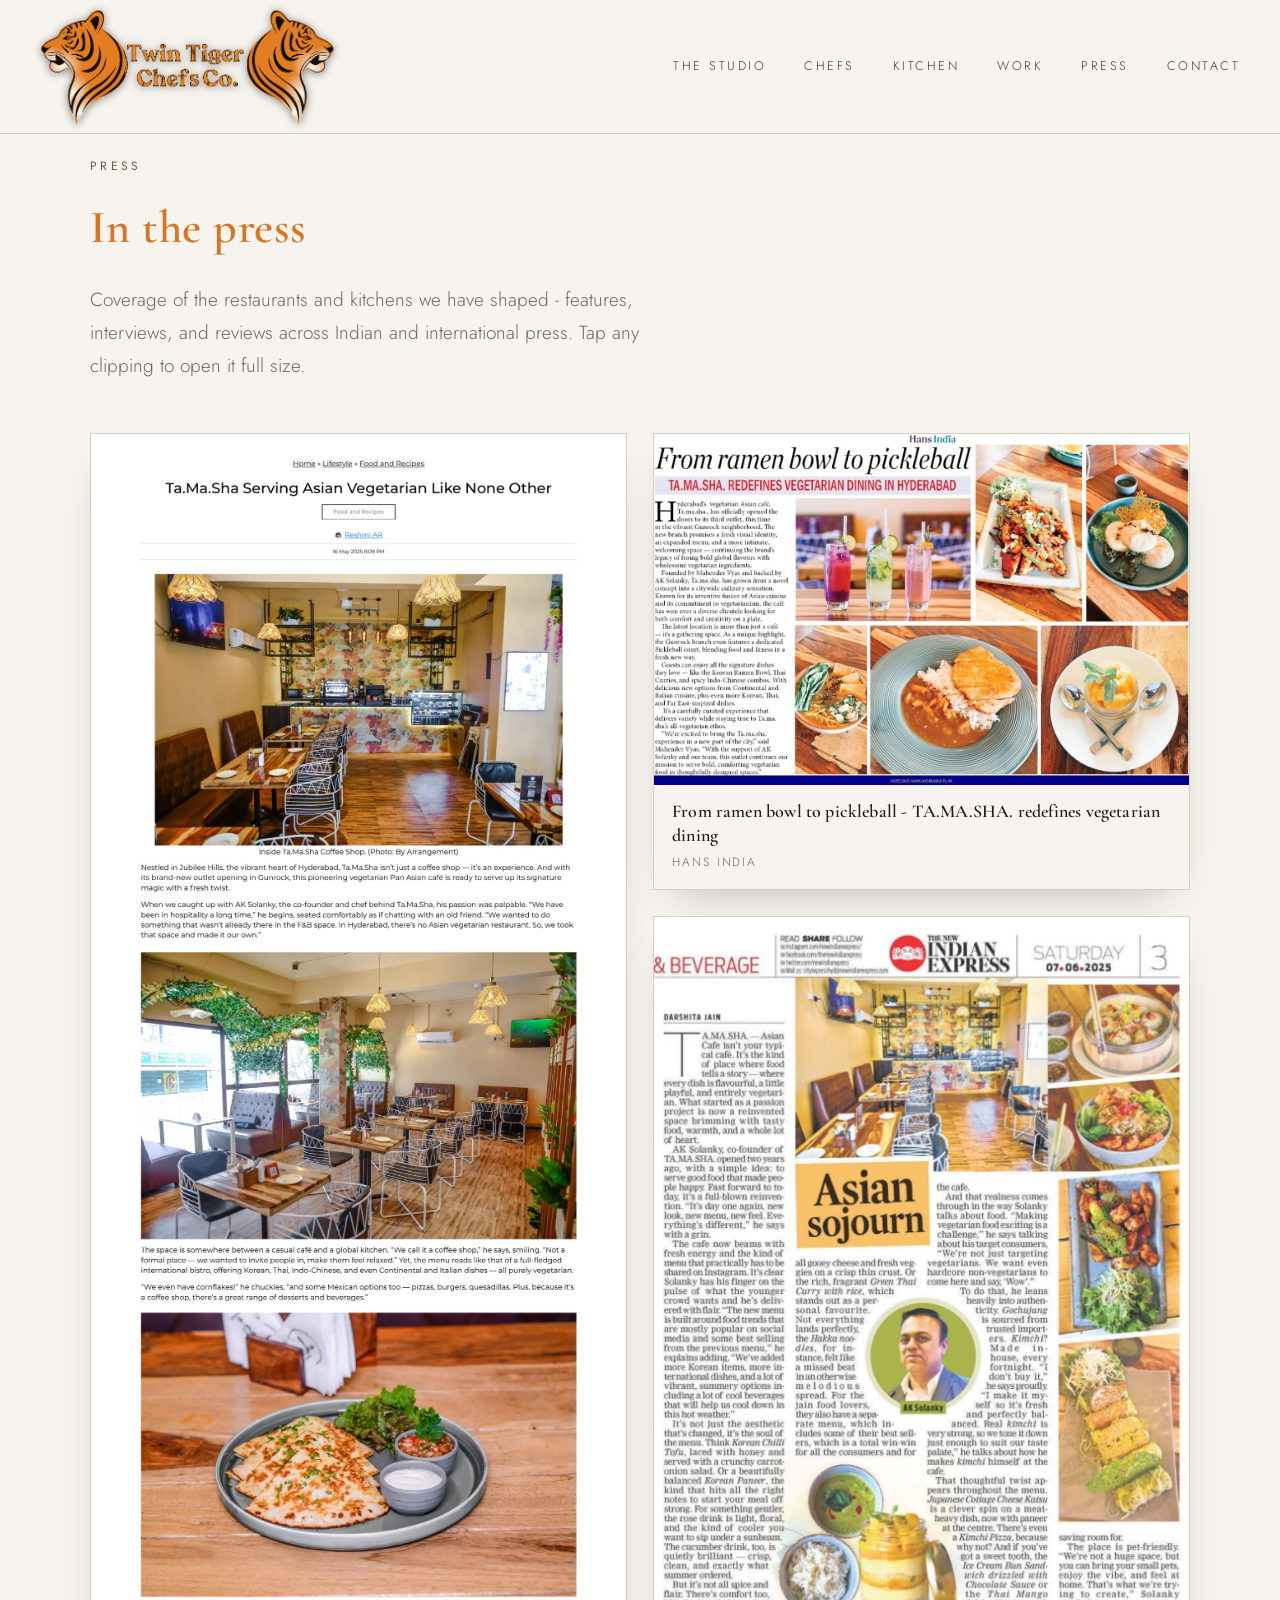
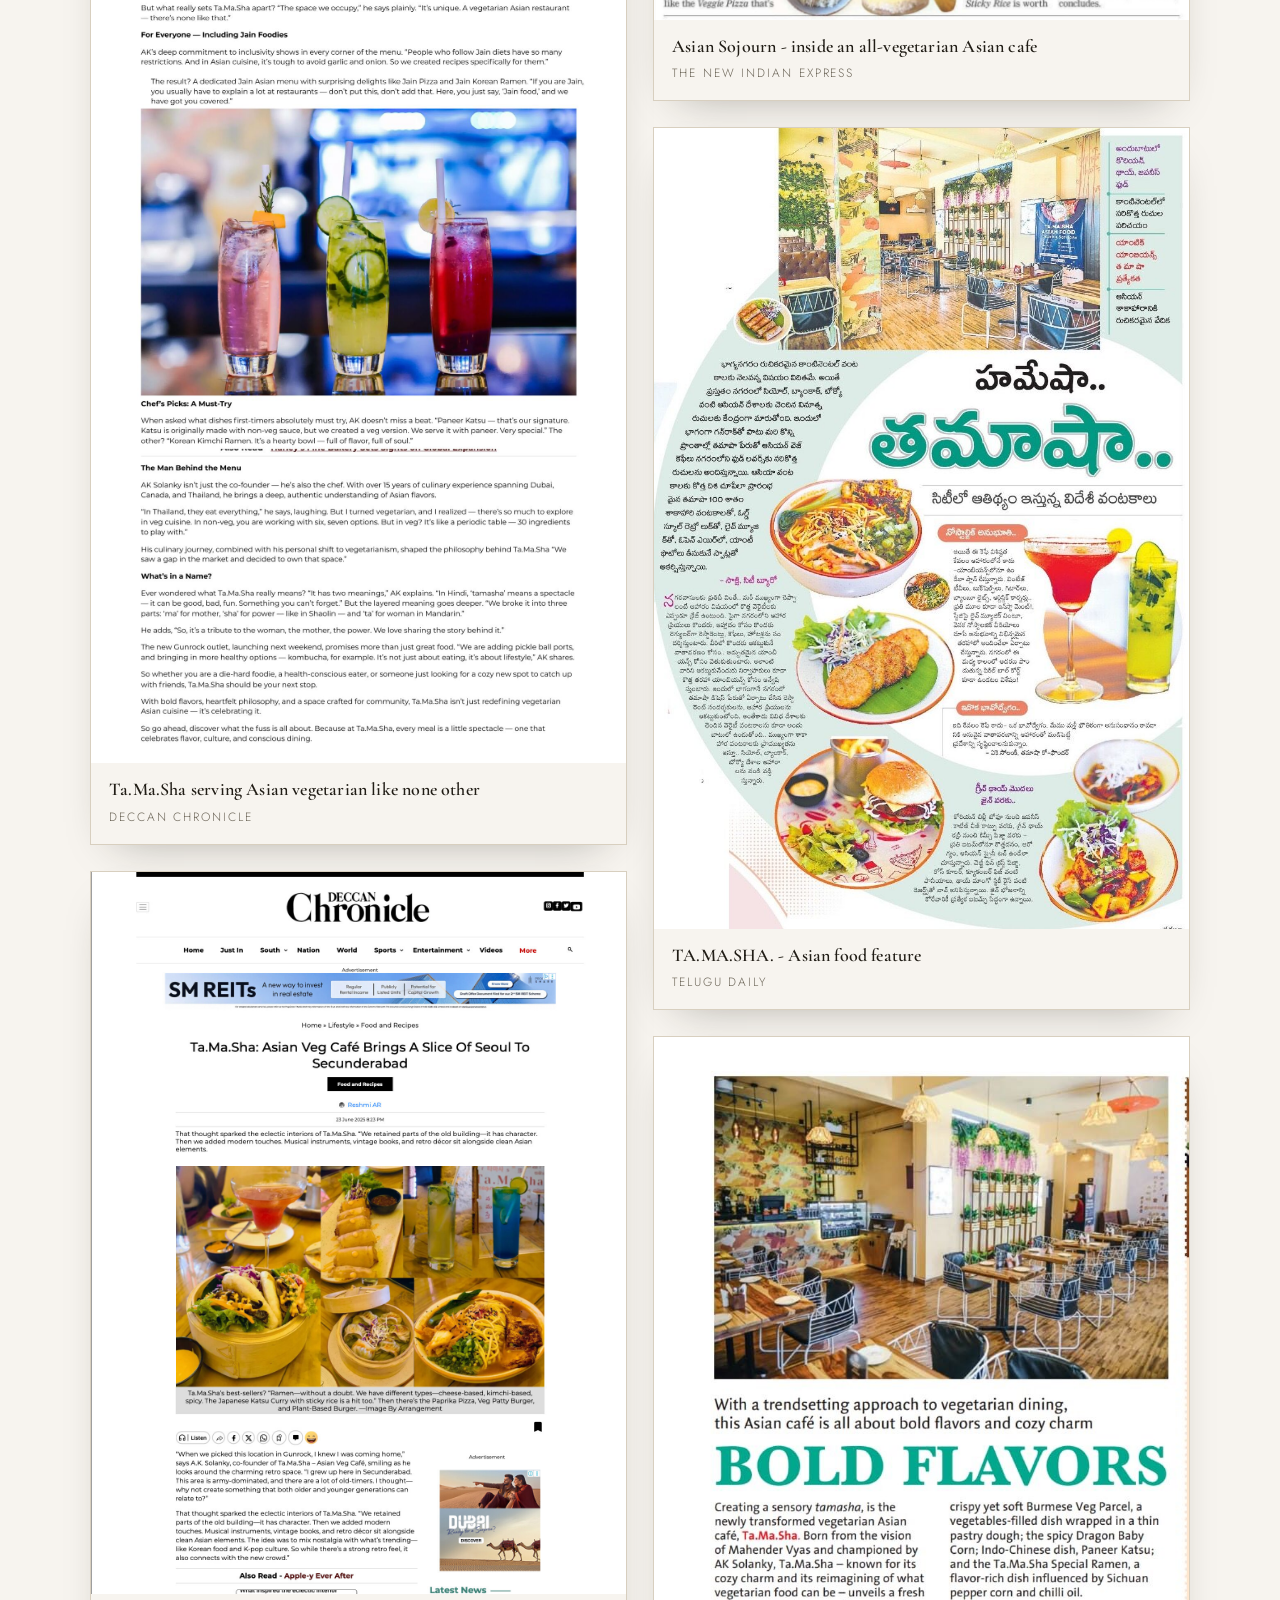
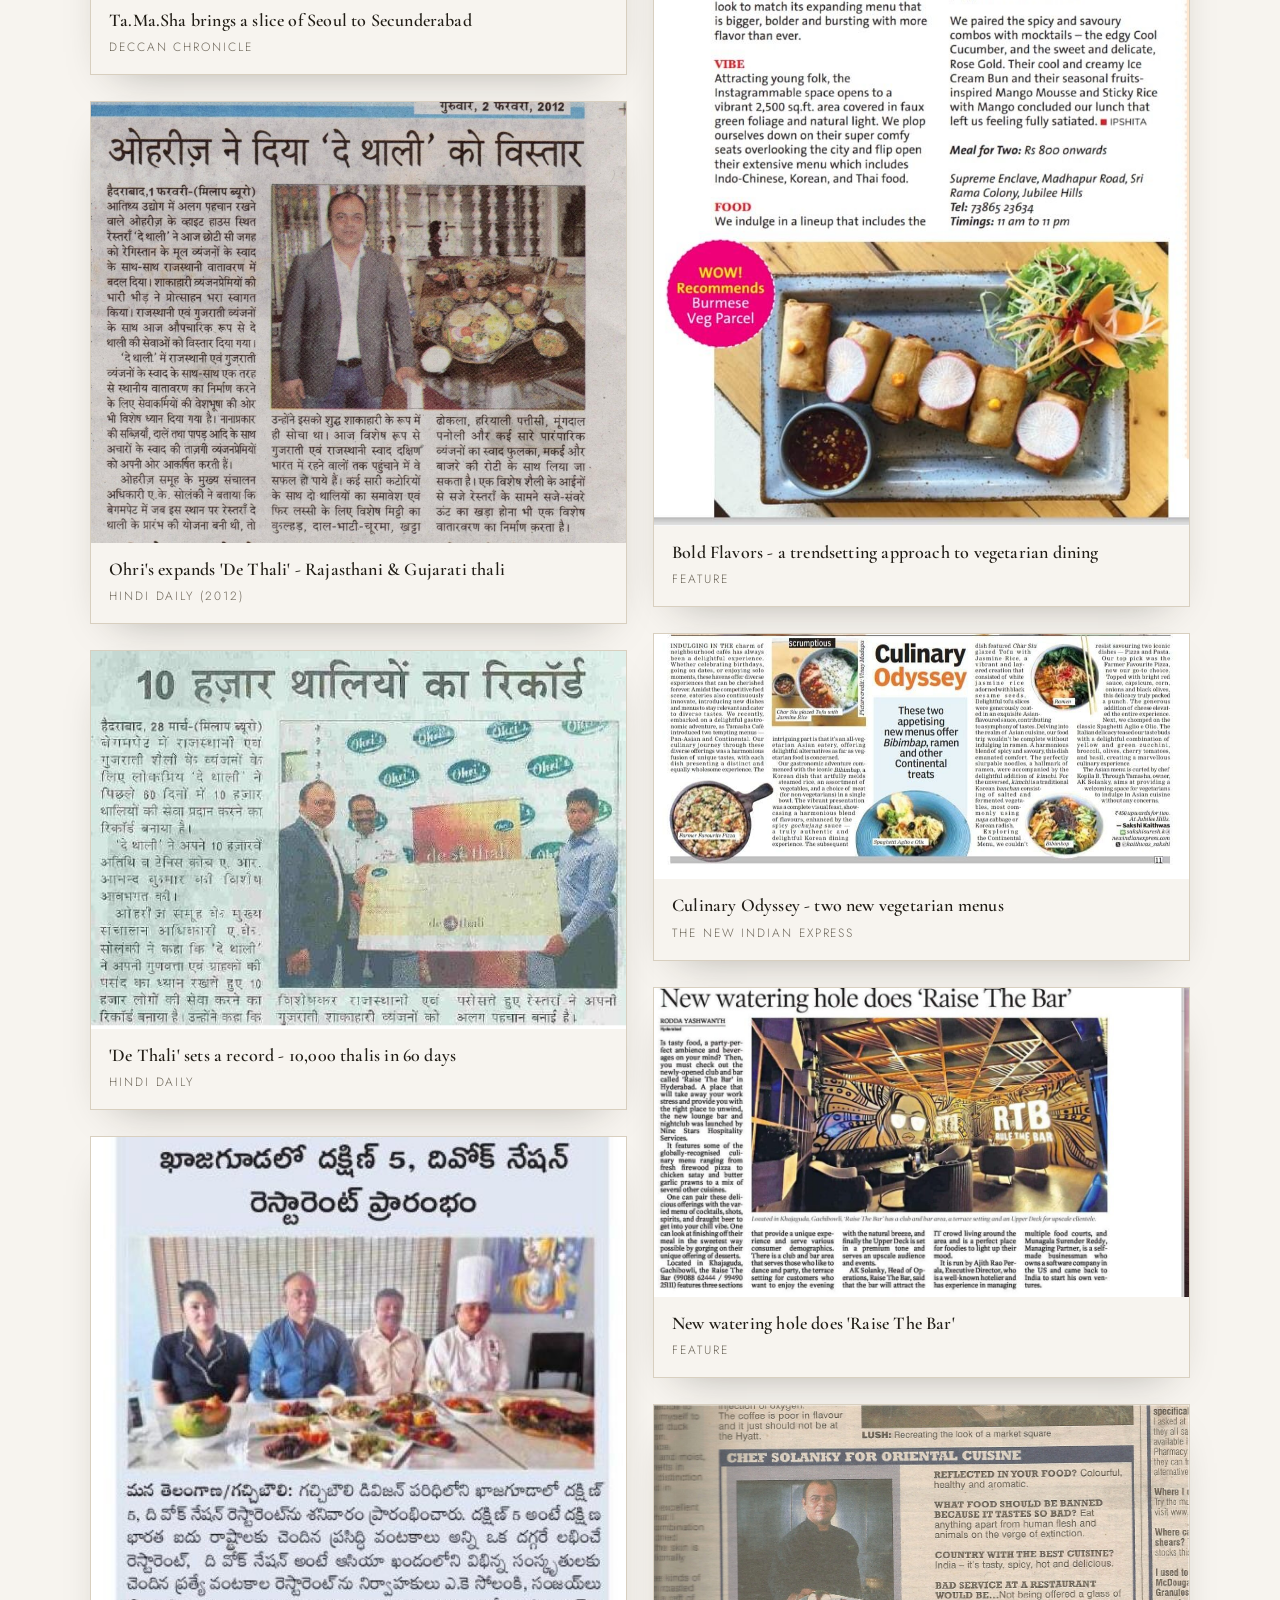
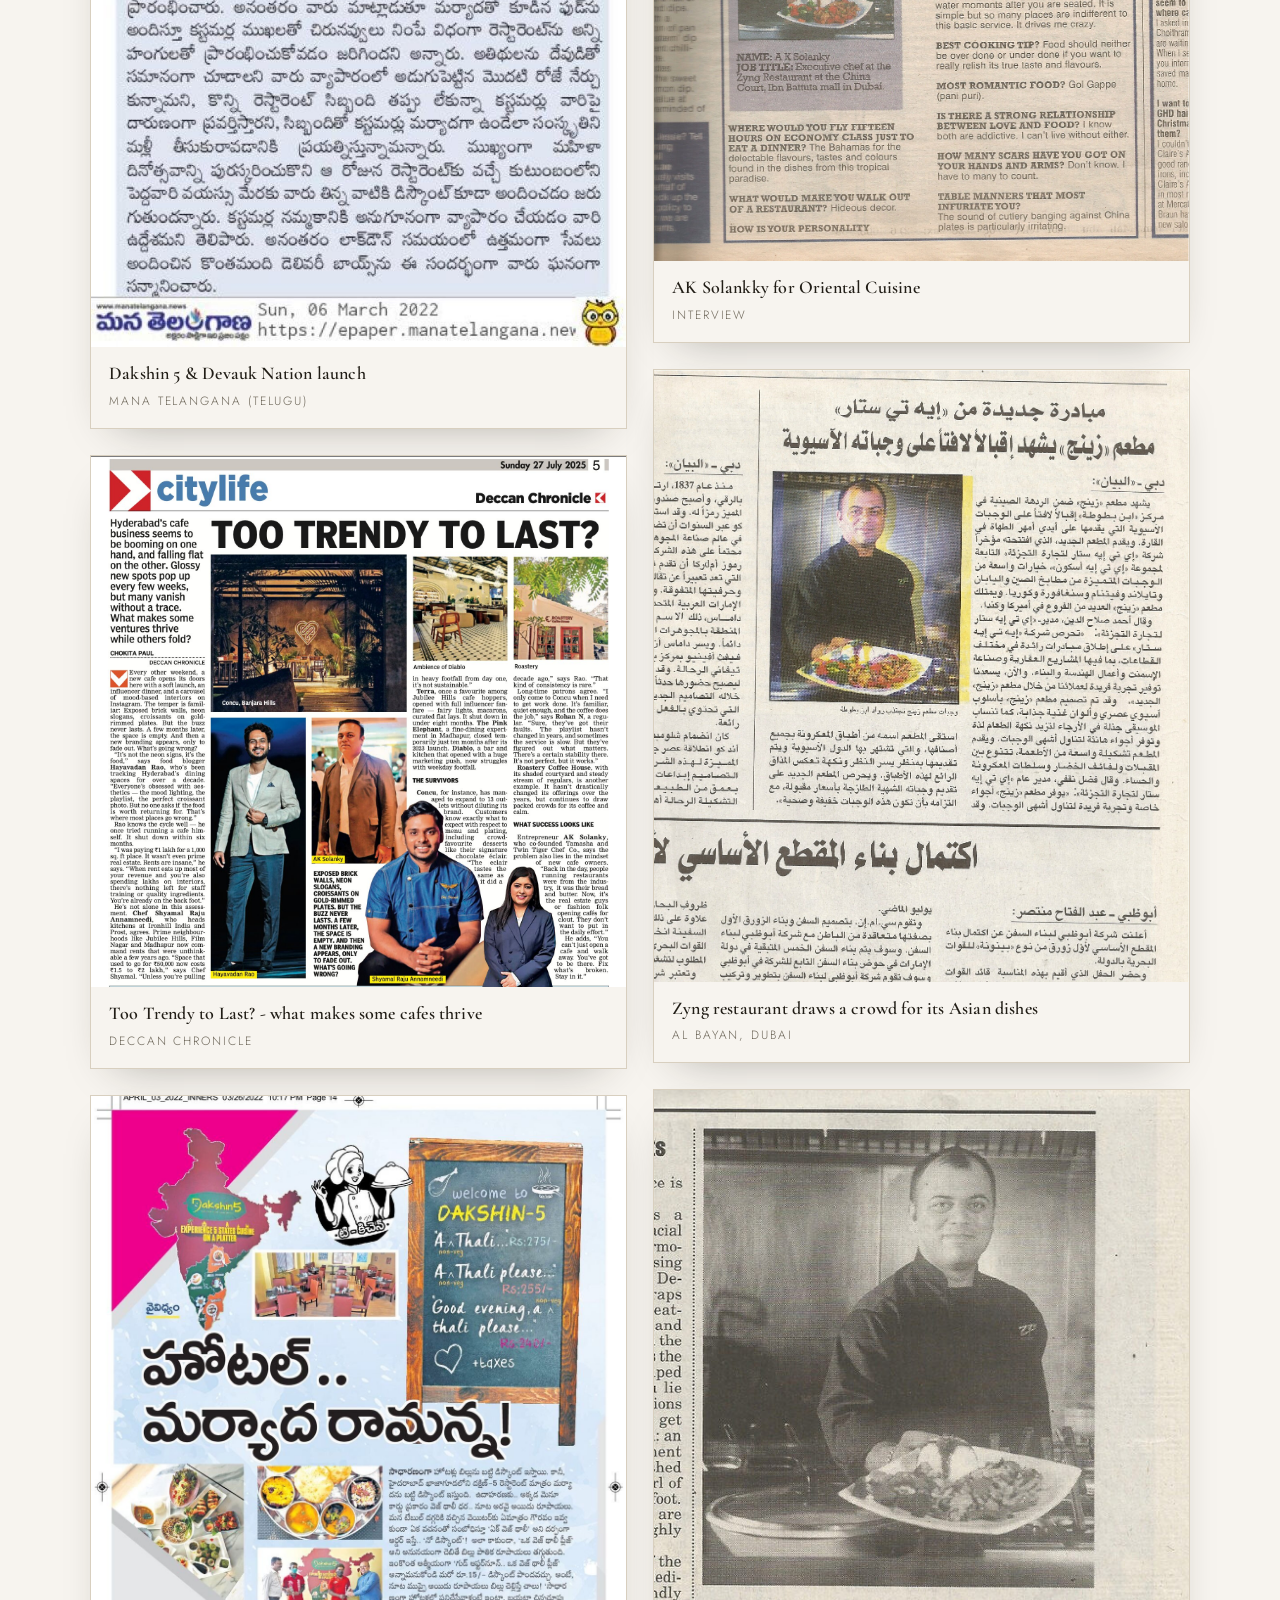
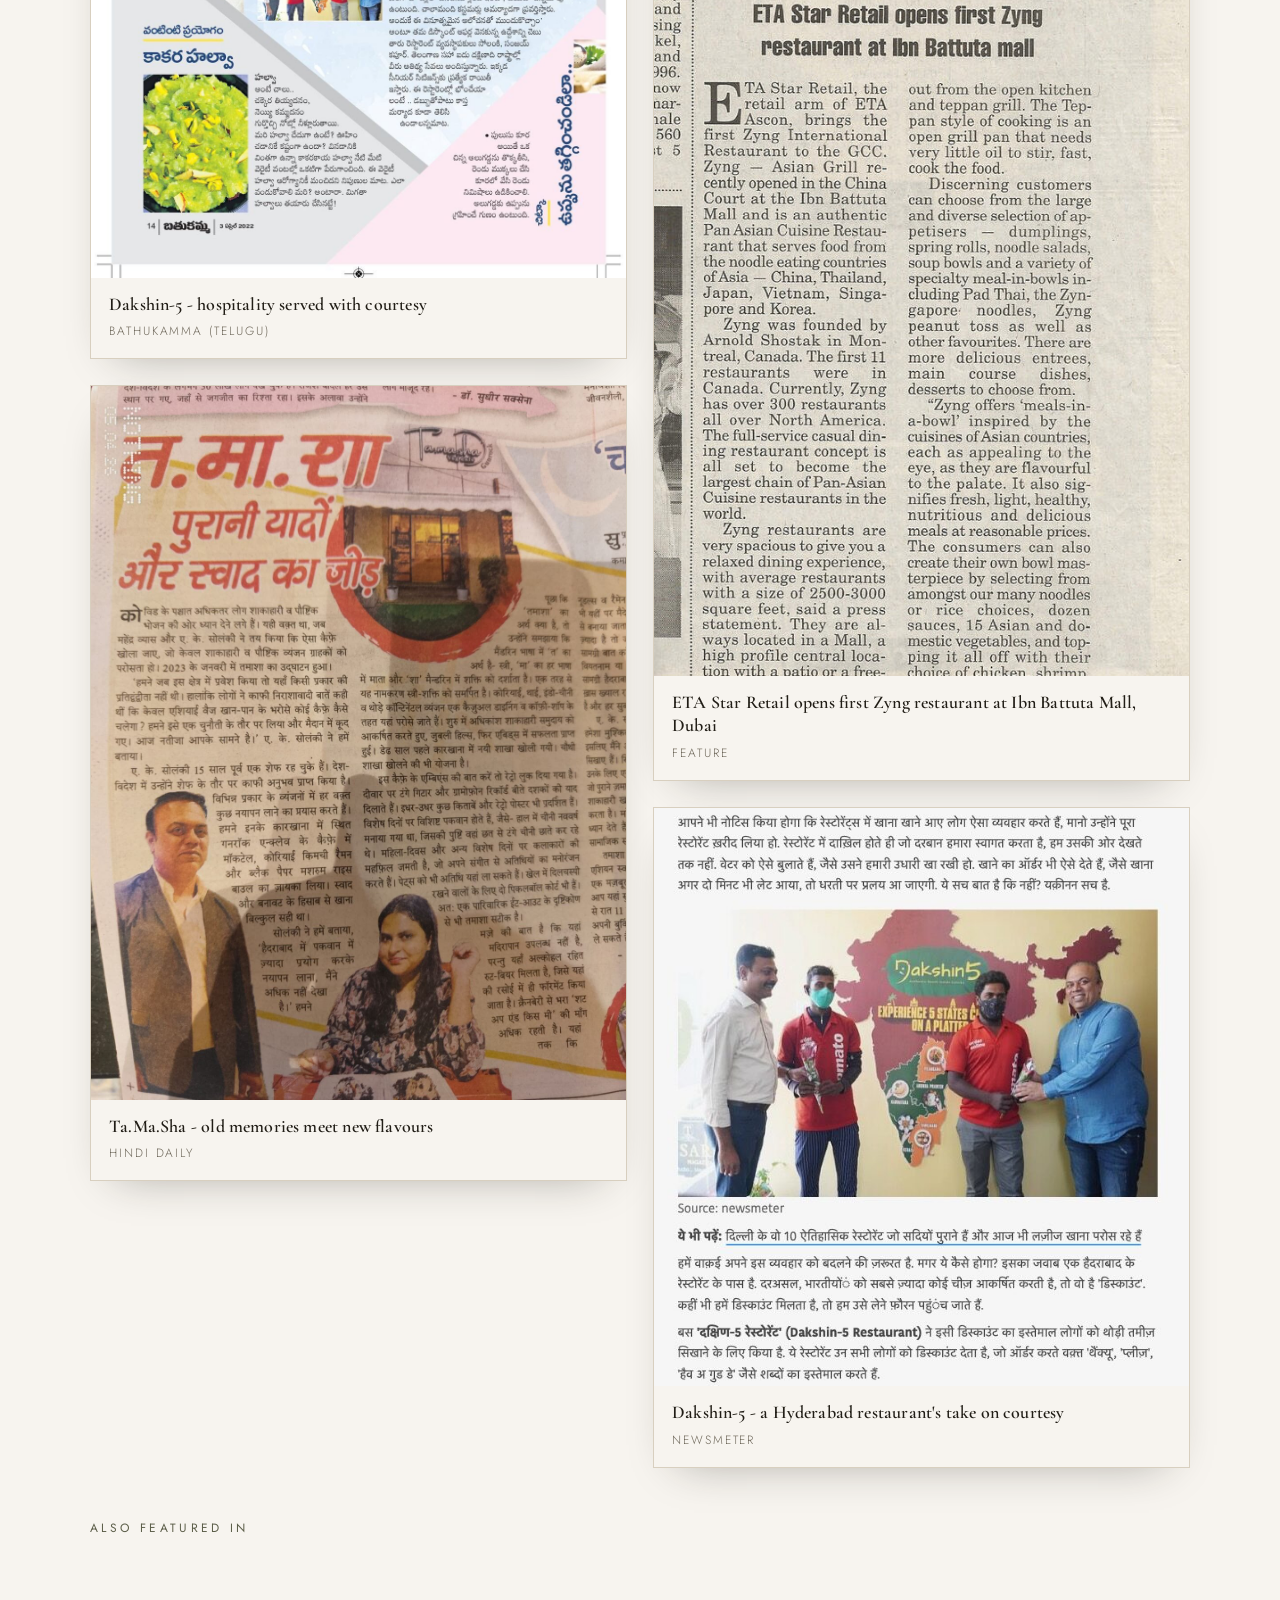
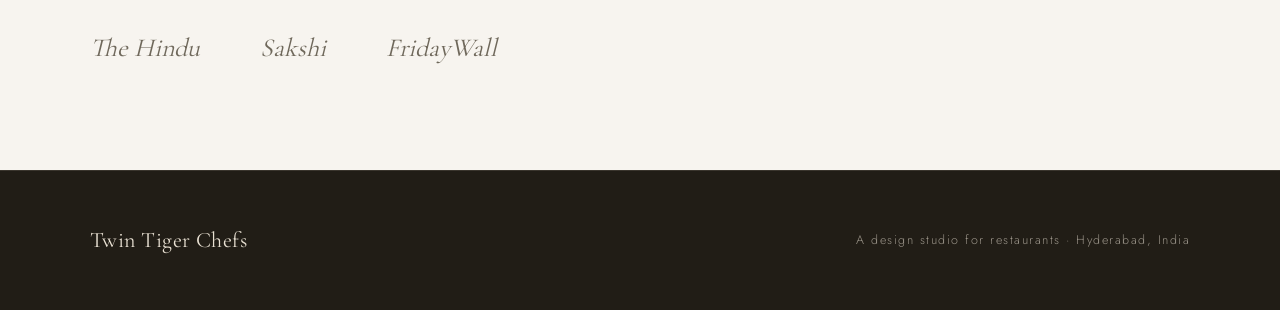
<file: Untitled.html>
<!DOCTYPE html>
<html lang="en" class="no-js">
<head>
<meta charset="utf-8">
<meta name="viewport" content="width=device-width, initial-scale=1">
<title>Twin Tiger Chefs - Press</title>
<meta name="description" content="Press coverage of the restaurants and kitchens shaped by Twin Tiger Chefs - features, interviews, and reviews across Indian and international press.">
<link rel="icon" type="image/png" href="assets/favicon.png">
<link rel="apple-touch-icon" href="assets/favicon.png">
<meta property="og:type" content="website">
<meta property="og:site_name" content="Twin Tiger Chefs">
<meta property="og:title" content="Twin Tiger Chefs - Press">
<meta property="og:description" content="Features, interviews, and reviews across Indian and international press.">
<meta property="og:url" content="https://twintigerchef.food/press.html">
<link rel="stylesheet" href="fonts.css">
<link rel="stylesheet" href="styles.css">
<script>document.documentElement.className='';if(location.search.indexOf('reveal')>-1)document.documentElement.classList.add('reveal-all');</script>
</head>
<body>

<!-- ===== NAV ===== -->
<header class="nav solid" id="nav">
  <a href="index.html#top" class="brand" aria-label="Twin Tiger Chefs"><img src="assets/logo.png" alt="Twin Tiger Chefs" class="brand-logo"></a>
  <button class="navtoggle" type="button" aria-label="Open menu" aria-expanded="false" aria-controls="navlinks"><span class="bar"></span><span class="bar"></span><span class="bar"></span></button>
  <nav class="navlinks" id="navlinks">
    <a href="index.html#studio">The Studio</a>
    <div class="navdrop">
      <a href="index.html#tina" class="navdrop-top">Chefs</a>
      <div class="navdrop-menu">
        <a href="index.html#tina">Chef Tina</a>
        <a href="index.html#solankky">AK Solankky</a>
      </div>
    </div>
    <a href="index.html#gallery">Kitchen</a>
    <a href="index.html#work">Work</a>
    <a href="press.html" aria-current="page">Press</a>
    <a href="index.html#contact">Contact</a>
  </nav>
</header>

<!-- ===== PRESS ===== -->
<section id="press" class="press-page">
  <div class="wrap">
    <div class="lead reveal">
      <span class="eyebrow">Press</span>
      <h2>In the press</h2>
      <p>Coverage of the restaurants and kitchens we have shaped - features, interviews, and reviews across Indian and international press. Tap any clipping to open it full size.</p>
    </div>
    <div class="press-grid">
      <a class="press-item reveal" href="assets/work/work-27.jpg" target="_blank" rel="noopener">
        <img src="assets/work/work-27.jpg" alt="Ta.Ma.Sha serving Asian vegetarian like none other - Deccan Chronicle feature" loading="lazy">
        <div class="press-cap"><strong>Ta.Ma.Sha serving Asian vegetarian like none other</strong>Deccan Chronicle</div>
      </a>
      <a class="press-item reveal" href="assets/work/work-28.jpg" target="_blank" rel="noopener">
        <img src="assets/work/work-28.jpg" alt="Ta.Ma.Sha brings a slice of Seoul to Secunderabad - Deccan Chronicle feature" loading="lazy">
        <div class="press-cap"><strong>Ta.Ma.Sha brings a slice of Seoul to Secunderabad</strong>Deccan Chronicle</div>
      </a>
      <a class="press-item reveal" href="assets/work/work-25.jpg" target="_blank" rel="noopener">
        <img src="assets/work/work-25.jpg" alt="Ohri's expands 'De Thali' - Rajasthani &amp; Gujarati thali" loading="lazy">
        <div class="press-cap"><strong>Ohri's expands 'De Thali' - Rajasthani &amp; Gujarati thali</strong>Hindi daily (2012)</div>
      </a>
      <a class="press-item reveal" href="assets/work/work-26.jpg" target="_blank" rel="noopener">
        <img src="assets/work/work-26.jpg" alt="'De Thali' sets a record - 10,000 thalis in 60 days" loading="lazy">
        <div class="press-cap"><strong>'De Thali' sets a record - 10,000 thalis in 60 days</strong>Hindi daily</div>
      </a>
      <a class="press-item reveal" href="assets/work/work-24.jpg" target="_blank" rel="noopener">
        <img src="assets/work/work-24.jpg" alt="Dakshin 5 and Devauk Nation launch" loading="lazy">
        <div class="press-cap"><strong>Dakshin 5 &amp; Devauk Nation launch</strong>Mana Telangana (Telugu)</div>
      </a>
      <a class="press-item reveal" href="assets/work/work-21.jpg" target="_blank" rel="noopener">
        <img src="assets/work/work-21.jpg" alt="Too Trendy to Last? - what makes some cafes thrive" loading="lazy">
        <div class="press-cap"><strong>Too Trendy to Last? - what makes some cafes thrive</strong>Deccan Chronicle</div>
      </a>
      <a class="press-item reveal" href="assets/work/work-22.jpg" target="_blank" rel="noopener">
        <img src="assets/work/work-22.jpg" alt="Dakshin-5 - hospitality served with courtesy" loading="lazy">
        <div class="press-cap"><strong>Dakshin-5 - hospitality served with courtesy</strong>Bathukamma (Telugu)</div>
      </a>
      <a class="press-item reveal" href="assets/work/work-23.jpg" target="_blank" rel="noopener">
        <img src="assets/work/work-23.jpg" alt="Ta.Ma.Sha - old memories meet new flavours" loading="lazy">
        <div class="press-cap"><strong>Ta.Ma.Sha - old memories meet new flavours</strong>Hindi daily</div>
      </a>
      <a class="press-item reveal" href="assets/work/work-03.jpg" target="_blank" rel="noopener">
        <img src="assets/work/work-03.jpg" alt="From ramen bowl to pickleball - TA.MA.SHA. redefines vegetarian dining" loading="lazy">
        <div class="press-cap"><strong>From ramen bowl to pickleball - TA.MA.SHA. redefines vegetarian dining</strong>Hans India</div>
      </a>
      <a class="press-item reveal" href="assets/work/work-04.jpg" target="_blank" rel="noopener">
        <img src="assets/work/work-04.jpg" alt="Asian Sojourn - inside an all-vegetarian Asian cafe" loading="lazy">
        <div class="press-cap"><strong>Asian Sojourn - inside an all-vegetarian Asian cafe</strong>The New Indian Express</div>
      </a>
      <a class="press-item reveal" href="assets/work/work-05.jpg" target="_blank" rel="noopener">
        <img src="assets/work/work-05.jpg" alt="TA.MA.SHA. - Asian food feature" loading="lazy">
        <div class="press-cap"><strong>TA.MA.SHA. - Asian food feature</strong>Telugu daily</div>
      </a>
      <a class="press-item reveal" href="assets/work/work-06.jpg" target="_blank" rel="noopener">
        <img src="assets/work/work-06.jpg" alt="Bold Flavors - a trendsetting approach to vegetarian dining" loading="lazy">
        <div class="press-cap"><strong>Bold Flavors - a trendsetting approach to vegetarian dining</strong>Feature</div>
      </a>
      <a class="press-item reveal" href="assets/work/work-20.jpg" target="_blank" rel="noopener">
        <img src="assets/work/work-20.jpg" alt="Culinary Odyssey - two new vegetarian menus" loading="lazy">
        <div class="press-cap"><strong>Culinary Odyssey - two new vegetarian menus</strong>The New Indian Express</div>
      </a>
      <a class="press-item reveal" href="assets/work/work-12.jpg" target="_blank" rel="noopener">
        <img src="assets/work/work-12.jpg" alt="New watering hole does 'Raise The Bar'" loading="lazy">
        <div class="press-cap"><strong>New watering hole does 'Raise The Bar'</strong>Feature</div>
      </a>
      <a class="press-item reveal" href="assets/work/work-13.jpg" target="_blank" rel="noopener">
        <img src="assets/work/work-13.jpg" alt="AK Solankky for Oriental Cuisine" loading="lazy">
        <div class="press-cap"><strong>AK Solankky for Oriental Cuisine</strong>Interview</div>
      </a>
      <a class="press-item reveal" href="assets/work/work-15.jpg" target="_blank" rel="noopener">
        <img src="assets/work/work-15.jpg" alt="Zyng restaurant draws a crowd for its Asian dishes" loading="lazy">
        <div class="press-cap"><strong>Zyng restaurant draws a crowd for its Asian dishes</strong>Al Bayan, Dubai</div>
      </a>
      <a class="press-item reveal" href="assets/work/work-14.jpg" target="_blank" rel="noopener">
        <img src="assets/work/work-14.jpg" alt="ETA Star Retail opens first Zyng restaurant at Ibn Battuta Mall, Dubai" loading="lazy">
        <div class="press-cap"><strong>ETA Star Retail opens first Zyng restaurant at Ibn Battuta Mall, Dubai</strong>Feature</div>
      </a>
      <a class="press-item reveal" href="assets/work/work-16.jpg" target="_blank" rel="noopener">
        <img src="assets/work/work-16.jpg" alt="Dakshin-5 - a Hyderabad restaurant's take on courtesy" loading="lazy">
        <div class="press-cap"><strong>Dakshin-5 - a Hyderabad restaurant's take on courtesy</strong>Newsmeter</div>
      </a>
    </div>
    <div class="press reveal">
      <span class="eyebrow" style="width:100%">Also featured in</span>
      <span class="p">The Hindu</span>
      <span class="p">Sakshi</span>
      <span class="p">FridayWall</span>
    </div>
  </div>
</section>

<!-- ===== FOOTER ===== -->
<footer class="foot">
  <div class="wrap">
    <span class="brand" data-brand>Twin Tiger Chefs</span>
    <span class="meta">A design studio for restaurants · Hyderabad, India</span>
  </div>
</footer>

<script>
var BRAND="Twin Tiger Chefs";
document.querySelectorAll('[data-brand]').forEach(function(el){el.textContent=BRAND;});
// keep nav solid on this page (no dark hero behind it)
var nav=document.getElementById('nav');
nav.classList.add('solid');
if(!document.documentElement.classList.contains('reveal-all')){
  var io=new IntersectionObserver(function(es){es.forEach(function(e){if(e.isIntersecting){e.target.classList.add('in');io.unobserve(e.target);}});},{rootMargin:'0px 0px -8% 0px'});
  document.querySelectorAll('.reveal').forEach(function(el){io.observe(el);});
  window.addEventListener('load',function(){setTimeout(function(){document.querySelectorAll('.reveal:not(.in)').forEach(function(el){el.classList.add('in');});},1200);});
}

// Mobile nav hamburger toggle
(function(){
  var nav=document.getElementById('nav');
  if(!nav) return;
  var toggle=nav.querySelector('.navtoggle');
  var links=nav.querySelector('.navlinks');
  if(!toggle||!links) return;
  function close(){nav.classList.remove('open');toggle.setAttribute('aria-expanded','false');}
  function open(){nav.classList.add('open');toggle.setAttribute('aria-expanded','true');}
  toggle.addEventListener('click',function(){nav.classList.contains('open')?close():open();});
  links.addEventListener('click',function(e){if(e.target.closest('a'))close();});
  document.addEventListener('keydown',function(e){if(e.key==='Escape')close();});
  window.addEventListener('resize',function(){if(window.innerWidth>860)close();});
})();
</script>
</body>
</html>
</file>
<file: fonts.css>
@font-face{font-family:'Cormorant Garamond';font-style:normal;font-weight:400;font-display:swap;src:url('fonts/cormorant-garamond-400.woff2') format('woff2');}
@font-face{font-family:'Cormorant Garamond';font-style:normal;font-weight:500;font-display:swap;src:url('fonts/cormorant-garamond-500.woff2') format('woff2');}
@font-face{font-family:'Cormorant Garamond';font-style:normal;font-weight:600;font-display:swap;src:url('fonts/cormorant-garamond-600.woff2') format('woff2');}
@font-face{font-family:'Jost';font-style:normal;font-weight:300;font-display:swap;src:url('fonts/jost-300.woff2') format('woff2');}
@font-face{font-family:'Jost';font-style:normal;font-weight:400;font-display:swap;src:url('fonts/jost-400.woff2') format('woff2');}
@font-face{font-family:'Jost';font-style:normal;font-weight:500;font-display:swap;src:url('fonts/jost-500.woff2') format('woff2');}
</file>
<file: styles.css>
/* ============================================================
   Twin Tiger Studio — static site styles
   Palette, type, and spacing are defined once in :root below.
   Change brand name in index.html (BRAND const, one place).
   ============================================================ */
:root{
  --bone:#f7f4ef;        /* base warm off-white */
  --sand:#efe8dd;        /* alternate section */
  --ink:#211d16;         /* warm off-black */
  --muted:#6f685b;       /* secondary text */
  --line:#d8cfbf;        /* hairlines */
  --accent:#5c5e49;      /* quiet olive, used sparingly */
  --dark:#211d16;        /* dark sections */
  --dark-text:#e9e1d3;
  --maxw:1180px;
  --serif:'Cormorant Garamond',Georgia,'Times New Roman',serif;
  --sans:'Jost','Helvetica Neue',Arial,sans-serif;
}
*{box-sizing:border-box;margin:0;padding:0}
html{scroll-behavior:smooth}
body{
  background:var(--bone);color:var(--ink);
  font-family:var(--sans);font-weight:300;
  font-size:17px;line-height:1.75;-webkit-font-smoothing:antialiased;
  text-rendering:optimizeLegibility;
}
.wrap{max-width:var(--maxw);margin:0 auto;padding:0 40px}
section{padding:130px 0}
h1,h2,h3{font-family:var(--serif);font-weight:400;letter-spacing:.01em;line-height:1.08}
p{color:var(--muted)}
a{color:inherit;text-decoration:none}

/* eyebrow label */
.eyebrow{
  font-family:var(--sans);font-weight:400;font-size:12px;
  letter-spacing:.28em;text-transform:uppercase;color:var(--accent);
  margin-bottom:26px;display:inline-block;
}

/* buttons / CTA */
.cta{
  display:inline-block;font-family:var(--sans);font-weight:400;
  font-size:13px;letter-spacing:.22em;text-transform:uppercase;
  color:var(--ink);border:1px solid var(--ink);
  padding:16px 34px;transition:background .4s ease,color .4s ease;
}
.cta:hover{background:var(--ink);color:var(--bone)}
.cta.light{color:var(--dark-text);border-color:var(--dark-text)}
.cta.light:hover{background:var(--dark-text);color:var(--ink)}

/* nav */
header.nav{
  position:fixed;top:0;left:0;right:0;z-index:50;
  display:flex;align-items:center;justify-content:space-between;
  padding:8px 40px;transition:background .5s ease,padding .5s ease,border-color .5s;
  border-bottom:1px solid transparent;
}
header.nav.solid{background:rgba(247,244,239,.92);backdrop-filter:blur(8px);border-bottom-color:var(--line);padding:8px 40px}
.brand{font-family:var(--serif);font-size:22px;letter-spacing:.02em;color:#fff;transition:color .5s}
header.nav.solid .brand{color:var(--ink)}
.navlinks{display:flex;gap:38px}
.navlinks a{font-size:12.5px;letter-spacing:.2em;text-transform:uppercase;color:#fff;opacity:.85;transition:color .5s,opacity .3s}
.navlinks a:hover{opacity:1}
header.nav.solid .navlinks a{color:var(--ink)}
.navtoggle{display:none}

/* placeholder image blocks */
.ph{position:relative;overflow:hidden;background:
  linear-gradient(135deg,#cdbfa9 0%,#b8a88f 45%,#9d8e75 100%);}
.ph::after{
  content:attr(data-label);position:absolute;inset:0;
  display:flex;align-items:center;justify-content:center;text-align:center;
  font-family:var(--sans);font-size:11px;letter-spacing:.22em;text-transform:uppercase;
  color:rgba(255,255,255,.85);padding:20px;
}
.ph.dark{background:linear-gradient(135deg,#3a352b 0%,#2a261d 60%,#211d16 100%)}
.ph.soft{background:linear-gradient(135deg,#e4dccc 0%,#d4c8b2 100%)}
.ph.soft::after{color:rgba(60,52,40,.7)}

/* hero */
.hero{position:relative;height:100vh;min-height:660px;display:flex;align-items:center;color:#fff}
.hero .ph{position:absolute;inset:0}
.hero .ph::after{align-items:flex-end;justify-content:flex-end;padding:18px 24px;color:rgba(255,255,255,.5)}
.hero .veil{position:absolute;inset:0;background:linear-gradient(90deg,rgba(18,15,11,.85) 0%,rgba(18,15,11,.6) 45%,rgba(18,15,11,.42) 100%),linear-gradient(180deg,rgba(18,15,11,.28) 0%,rgba(18,15,11,.12) 24%,rgba(18,15,11,.4) 100%)}
.hero .wrap{position:relative;z-index:2}
.hero .eyebrow{color:#d7cdb9}
.hero h1{font-size:clamp(46px,6.4vw,92px);font-weight:400;max-width:14ch;margin-bottom:30px}
.hero p.lede{color:rgba(255,255,255,.86);font-size:19px;font-weight:300;max-width:44ch;margin-bottom:40px}

/* generic section intro */
.lead h2{font-size:clamp(30px,3.6vw,50px);max-width:20ch;margin-bottom:30px}
.lead p{font-size:19px;max-width:56ch}
.center{text-align:center}
.center .lead-inner{margin:0 auto}
.center p{margin-left:auto;margin-right:auto}

/* chef split */
.split{display:grid;grid-template-columns:1fr 1fr;gap:80px;align-items:center}
.split.alt .txt{order:1}
.split.alt .media{order:2}
.split .media .ph{aspect-ratio:4/5;width:100%}
.split h2{font-size:clamp(32px,3.8vw,52px);margin-bottom:8px}
.split .role{font-size:12px;letter-spacing:.26em;text-transform:uppercase;color:var(--accent);margin-bottom:26px}
.split .kicker{font-family:var(--serif);font-style:italic;font-size:22px;color:var(--ink);margin-bottom:22px}
.split ul{list-style:none;margin:28px 0;columns:2;column-gap:30px}
.split ul li{font-size:15px;color:var(--muted);padding:7px 0;border-bottom:1px solid var(--line);break-inside:avoid}
.split .close{font-family:var(--serif);font-size:24px;color:var(--ink);margin-top:22px}

/* how we work */
.steps{display:grid;grid-template-columns:repeat(3,1fr);gap:50px;margin-top:70px}
.step .n{font-family:var(--serif);font-size:20px;color:var(--accent);border-top:1px solid var(--line);padding-top:20px;margin-bottom:14px;display:block}
.step h3{font-size:26px;margin-bottom:10px}
.step p{font-size:15px}

/* services grid */
.svc{display:grid;grid-template-columns:1fr 1fr;gap:0;margin-top:60px;border-top:1px solid var(--line);border-left:1px solid var(--line)}
.svc .cell{padding:50px;border-right:1px solid var(--line);border-bottom:1px solid var(--line)}
.svc .cell .lead-by{font-size:11px;letter-spacing:.24em;text-transform:uppercase;color:var(--accent);margin-bottom:16px}
.svc .cell h3{font-size:28px;margin-bottom:14px}
.svc .cell p{font-size:15.5px}

/* work / portfolio */
.projects{display:grid;grid-template-columns:1fr 1fr;gap:60px;margin-top:66px}
.project .ph{aspect-ratio:3/2;width:100%;margin-bottom:24px}
.project .meta{font-size:12px;letter-spacing:.2em;text-transform:uppercase;color:var(--accent);margin-bottom:10px}
.project h3{font-size:30px;margin-bottom:8px}
.project p{font-size:15.5px}

/* who / press */
.audience{display:grid;grid-template-columns:repeat(3,1fr);gap:40px;margin-top:60px}
.audience .a{border-top:1px solid var(--line);padding-top:22px;font-family:var(--serif);font-size:24px;color:var(--ink)}
.press{display:flex;gap:60px;flex-wrap:wrap;margin-top:50px;align-items:baseline}
.press .p{font-family:var(--serif);font-style:italic;font-size:26px;color:var(--muted)}

/* contact (dark) */
.contact{background:var(--dark);color:var(--dark-text)}
.contact h2{color:#fff;font-size:clamp(34px,4.4vw,64px);max-width:16ch;margin-bottom:26px}
.contact .manifesto{font-family:var(--serif);font-size:22px;color:rgba(233,225,211,.8);font-style:italic;margin-bottom:44px;max-width:40ch}
.form{display:grid;grid-template-columns:1fr 1fr;gap:22px;max-width:620px;margin-top:40px}
.form input,.form textarea{
  background:transparent;border:none;border-bottom:1px solid rgba(233,225,211,.32);
  color:var(--dark-text);font-family:var(--sans);font-weight:300;font-size:15px;
  padding:14px 2px;width:100%;
}
.form input::placeholder,.form textarea::placeholder{color:rgba(233,225,211,.5);letter-spacing:.04em}
.form input:focus,.form textarea:focus{outline:none;border-bottom-color:var(--dark-text)}
.form .full{grid-column:1/-1}
.form textarea{resize:vertical;min-height:90px}
.form .submit{grid-column:1/-1;justify-self:start;margin-top:10px}

/* footer */
footer.foot{background:var(--dark);color:rgba(233,225,211,.6);border-top:1px solid rgba(233,225,211,.12);padding:50px 0}
footer.foot .wrap{display:flex;justify-content:space-between;align-items:center;flex-wrap:wrap;gap:20px}
footer.foot .brand{color:var(--dark-text)}
footer.foot .meta{font-size:12.5px;letter-spacing:.12em}

/* reveal motion */
.reveal{opacity:0;transform:translateY(16px);transition:opacity .9s ease,transform .9s ease}
.reveal.in{opacity:1;transform:none}
html.reveal-all .reveal,.no-js .reveal{opacity:1!important;transform:none!important;transition:none!important}

/* responsive */
@media(max-width:860px){
  section{padding:88px 0}
  .wrap{padding:0 24px}
  header.nav{padding:8px 24px}
  .split{grid-template-columns:1fr;gap:40px}
  .split.alt .txt{order:2}.split.alt .media{order:1}
  .split ul{columns:1}
  .steps{grid-template-columns:1fr;gap:34px}
  .svc{grid-template-columns:1fr}
  .svc .cell{padding:34px 26px}
  .projects{grid-template-columns:1fr;gap:44px}
  .audience{grid-template-columns:1fr}
  .form{grid-template-columns:1fr}
  .hero{min-height:600px}
  footer.foot .wrap{flex-direction:column;text-align:center}
}

/* real photos in place of placeholder blocks */
.ph.photo{background-size:cover;background-repeat:no-repeat}
.ph.photo::after{content:none}
#tina .ph.photo,#solanky .ph.photo{background-size:contain;background-repeat:no-repeat;background-color:transparent;-webkit-mask-image:linear-gradient(to bottom,#000 80%,rgba(0,0,0,.72) 88%,rgba(0,0,0,.32) 94%,transparent 100%);mask-image:linear-gradient(to bottom,#000 80%,rgba(0,0,0,.72) 88%,rgba(0,0,0,.32) 94%,transparent 100%)}
#solanky .ph.photo{transform:scaleX(-1)}

/* ============================================================
   Enrichment: hero carousel, texture breaks, gallery, cuisines
   ============================================================ */

/* hero carousel slides */
.hero .slides{position:absolute;inset:0;z-index:0}
.hero .slide{position:absolute;inset:0;background-size:cover;background-position:center;
  opacity:0;transition:opacity 2.4s ease-in-out;will-change:opacity}
.hero .slide.on{opacity:1}

/* full-bleed texture break */
.texture{position:relative;height:360px;background-size:cover;background-position:center}
.texture::before{content:"";position:absolute;inset:0;
  background:linear-gradient(180deg,rgba(24,20,15,.62),rgba(24,20,15,.5))}
.texture .line{position:relative;z-index:2;height:100%;display:flex;align-items:center;justify-content:center;text-align:center}
.texture .line span{font-family:var(--serif);font-style:italic;
  font-size:clamp(21px,2.8vw,33px);color:#f3ede1;letter-spacing:.01em;
  padding:0 28px;max-width:26ch;line-height:1.3;text-shadow:0 1px 18px rgba(0,0,0,.35)}

/* gallery grid */
#gallery .grid{display:grid;grid-template-columns:repeat(3,1fr);gap:14px;margin-top:64px}
#gallery .g{position:relative;overflow:hidden;aspect-ratio:1/1;background:var(--sand)}
#gallery .g .ph{position:absolute;inset:0;background-size:cover;background-repeat:no-repeat;
  transition:transform 1.5s ease}
#gallery .g:hover .ph{transform:scale(1.05)}

/* cuisines band */
.cuisines{display:grid;grid-template-columns:repeat(3,1fr);gap:12px;margin-top:60px}
.cuisines .c{position:relative;aspect-ratio:5/4;overflow:hidden}
.cuisines .c .ph{position:absolute;inset:0;background-size:cover;background-repeat:no-repeat;
  transition:transform 1.6s ease}
.cuisines .c:hover .ph{transform:scale(1.06)}
.cuisines .c::after{content:"";position:absolute;inset:0;z-index:1;
  background:linear-gradient(180deg,rgba(20,16,12,.04) 32%,rgba(20,16,12,.74))}
.cuisines .c .name{position:absolute;left:22px;bottom:18px;z-index:2;
  font-family:var(--serif);font-size:24px;color:#fff;letter-spacing:.01em;
  text-shadow:0 1px 14px rgba(0,0,0,.4)}

@media(max-width:860px){
  #gallery .grid{grid-template-columns:repeat(2,1fr);gap:10px}
  .cuisines{grid-template-columns:repeat(2,1fr);gap:10px}
  .cuisines .c .name{font-size:20px;left:16px;bottom:14px}
  .texture{height:260px}
  .texture .line span{font-size:20px}
}

/* cuisines slideshow (matches hero cross-fade) */
.cuisine-show{position:relative;margin-top:56px;aspect-ratio:16/7;overflow:hidden;background:var(--dark)}
.cuisine-show .cslide{position:absolute;inset:0;background-size:cover;background-position:center;
  opacity:0;transition:opacity 2.2s ease-in-out;will-change:opacity}
.cuisine-show .cslide.on{opacity:1}
.cuisine-show .cslide::after{content:"";position:absolute;inset:0;z-index:1;
  background:linear-gradient(180deg,rgba(20,16,12,.06) 40%,rgba(20,16,12,.72))}
.cuisine-show .cslide .name{position:absolute;left:38px;bottom:32px;z-index:2;
  font-family:var(--serif);font-size:clamp(28px,3.4vw,44px);color:#fff;letter-spacing:.01em;
  text-shadow:0 2px 18px rgba(0,0,0,.45)}
@media(max-width:860px){
  .cuisine-show{aspect-ratio:4/3;margin-top:40px}
  .cuisine-show .cslide .name{left:22px;bottom:20px;font-size:26px}
}

/* gallery slideshow (one dish at a time, matches hero/cuisines) */
.gallery-show{position:relative;margin-top:64px;aspect-ratio:3/2;overflow:hidden;background:var(--sand);
  box-shadow:0 24px 60px -30px rgba(33,29,22,.5)}
.gallery-show .gslide{position:absolute;inset:0;background-size:cover;background-position:center;
  opacity:0;transition:opacity 2.2s ease-in-out;will-change:opacity}
.gallery-show .gslide.on{opacity:1}
@media(max-width:860px){
  .gallery-show{aspect-ratio:4/5;margin-top:40px}
}

/* ============================================================
   Update: brighter slideshow imagery + inline contact status
   ============================================================ */

/* brighten images across all slideshows (hero, kitchen gallery, cuisines) */
.hero .slide,
.kimg,
.wgal-slide img,
.polaroid .cslide{filter:brightness(1.09) contrast(1.02) saturate(1.05)}

/* inline success / error line under the contact form */
.form-status{max-width:620px;margin-top:24px;font-family:var(--serif);font-style:italic;
  font-size:20px;line-height:1.5;color:rgba(233,225,211,.85);opacity:0;transition:opacity .5s ease}
.form-status.ok{opacity:1}
.form-status.err{opacity:1;color:#e6b7a6;font-style:normal;font-family:var(--sans);
  font-size:15px;letter-spacing:.02em;line-height:1.6}

/* ============================================================
   Brand logo in nav + Chefs dropdown
   ============================================================ */
.brand{display:flex;align-items:center}
.brand-logo{height:117px;width:auto;display:block;border-radius:4px;filter:drop-shadow(0 1px 4px rgba(0,0,0,.45))}
@media(max-width:860px){ .brand-logo{height:83px} }

.navdrop{position:relative;display:flex;align-items:center}
.navdrop::after{content:"";position:absolute;top:100%;left:-10px;right:-10px;height:18px}
.navdrop-menu{
  position:absolute;top:100%;left:50%;transform:translateX(-50%);margin-top:14px;
  display:none;flex-direction:column;
  background:rgba(247,244,239,.98);backdrop-filter:blur(8px);
  border:1px solid var(--line);box-shadow:0 12px 32px rgba(18,15,11,.14);
  padding:6px 0;min-width:184px;
}
.navdrop:hover .navdrop-menu{display:flex}
.navdrop-menu a{
  color:var(--ink) !important;opacity:.9;padding:11px 22px;
  font-size:12px;letter-spacing:.18em;text-transform:uppercase;white-space:nowrap;
}
.navdrop-menu a:hover{opacity:1;background:var(--sand)}
/* ===== Selected-work sliding carousel ===== */
#workgallery .lead{margin-bottom:46px}
.wgal{position:relative;max-width:920px;margin:0 auto}
.wgal-viewport{overflow:hidden;border:1px solid var(--line);
  box-shadow:0 26px 64px -30px rgba(33,29,22,.5);background:var(--bone)}
.wgal-track{display:flex;transition:transform .8s cubic-bezier(.65,0,.35,1);will-change:transform}
.wgal-slide{flex:0 0 100%;aspect-ratio:16/9;background:var(--sand)}
.wgal-slide img{width:100%;height:100%;object-fit:cover;display:block}
.wgal-arrow{position:absolute;top:50%;transform:translateY(-50%);z-index:3;
  width:44px;height:44px;border-radius:50%;border:1px solid var(--line);
  background:rgba(247,244,239,.9);color:var(--ink);font-family:var(--serif);font-size:24px;line-height:1;
  cursor:pointer;display:flex;align-items:center;justify-content:center;padding-bottom:3px;
  -webkit-backdrop-filter:blur(3px);backdrop-filter:blur(3px);opacity:.82;
  transition:background .35s ease,color .35s ease,opacity .35s ease,border-color .35s ease}
.wgal:hover .wgal-arrow{opacity:1}
.wgal-arrow:hover{background:var(--ink);color:var(--bone);border-color:var(--ink)}
.wgal-arrow.prev{left:-22px}
.wgal-arrow.next{right:-22px}
.wgal-dots{display:flex;flex-wrap:wrap;gap:9px;justify-content:center;margin-top:28px}
.wgal-dots button{width:7px;height:7px;border-radius:50%;border:0;padding:0;cursor:pointer;
  background:var(--line);transition:background .35s ease,transform .35s ease}
.wgal-dots button:hover{background:var(--muted)}
.wgal-dots button.on{background:var(--accent);transform:scale(1.45)}
@media(max-width:980px){.wgal{max-width:100%}.wgal-arrow.prev{left:12px}.wgal-arrow.next{right:12px}}
@media(max-width:640px){.wgal-arrow{width:38px;height:38px;font-size:20px}.wgal-arrow.prev{left:8px}.wgal-arrow.next{right:8px}}

/* ===== Press page ===== */
.press-page{padding-top:150px}
.press-page .lead{margin-bottom:50px}
.press-grid{column-count:2;column-gap:26px}
@media(max-width:760px){.press-grid{column-count:1}.press-page{padding-top:120px}}
.press-item{display:block;break-inside:avoid;margin:0 0 26px;background:var(--bone);
  border:1px solid var(--line);box-shadow:0 18px 44px -26px rgba(33,29,22,.4);
  overflow:hidden;text-decoration:none;
  transition:box-shadow .35s ease,transform .35s ease}
.press-item:hover{box-shadow:0 26px 60px -24px rgba(33,29,22,.55);transform:translateY(-3px)}
.press-item img{display:block;width:100%;height:auto}
.press-cap{padding:15px 18px 18px;font-family:var(--sans);font-size:12px;line-height:1.5;
  color:var(--muted);letter-spacing:.16em;text-transform:uppercase}
.press-cap strong{display:block;margin-bottom:6px;color:var(--ink);font-weight:600;
  font-family:var(--serif);font-size:18px;line-height:1.3;letter-spacing:.01em;text-transform:none}

/* See all press link under homepage carousel */
.wgal-more{text-align:center;margin-top:30px}
.wgal-more a{font-family:var(--sans);font-size:13px;letter-spacing:.16em;text-transform:uppercase;
  color:var(--accent);text-decoration:none;border-bottom:1px solid var(--line);padding-bottom:3px;
  transition:color .3s ease,border-color .3s ease}
.wgal-more a:hover{color:var(--ink);border-color:var(--ink)}

/* ===== Chef Instagram link ===== */
.ig-link{display:inline-flex;align-items:center;gap:9px;margin-top:26px;
  font-family:var(--sans);font-size:13px;letter-spacing:.14em;text-transform:uppercase;
  color:var(--accent);text-decoration:none;transition:color .3s ease}
.ig-link:hover{color:var(--ink)}
.ig-link svg{flex:none;display:block}



/* ============================================================
   Update: cuisine caption lines (THE RANGE) — additive only
   Wraps each cuisine name + a one-line description in a
   bottom-anchored caption block. Name typography is unchanged;
   only its positioning flows inside the new .cap block.
   ============================================================ */
.cuisine-show .cslide .cap{position:absolute;left:38px;bottom:28px;z-index:2;
  display:flex;flex-direction:column;gap:9px;max-width:min(620px,72%)}
.cuisine-show .cslide .cap .name{position:static;left:auto;bottom:auto}
.cuisine-show .cslide .blurb{font-family:var(--sans);font-size:16px;line-height:1.42;
  color:rgba(255,255,255,.92);letter-spacing:.01em;text-shadow:0 1px 12px rgba(0,0,0,.5)}
@media(max-width:860px){
  .cuisine-show .cslide .cap{left:22px;bottom:18px;gap:6px;max-width:86%}
  .cuisine-show .cslide .blurb{font-size:13px;line-height:1.38}
}



/* ============================================================
   Round 3 — combined refinements (additive; later source order
   overrides earlier rules). Grouped by requested change.
   ============================================================ */
:root{ --brand:#d97524; }   /* tiger-logo amber */

/* Brand amber + bold on chef names and section headlines */
.lead h2{color:var(--brand);font-weight:600}
.split h2{color:var(--brand);font-weight:600}

/* Tighten oversized vertical whitespace */
section{padding:100px 0}
.svc{margin-top:44px}
@media(max-width:860px){ section{padding:72px 0} }

/* (a) Centered hero; even veil; let the two-line heading breathe */
.hero .wrap{text-align:center}
.hero h1{margin-left:auto;margin-right:auto;max-width:none;margin-bottom:22px}
.hero p.lede{margin-left:auto;margin-right:auto;max-width:50ch;margin-bottom:30px}
.hero .veil{background:
  linear-gradient(180deg,rgba(18,15,11,.5) 0%,rgba(18,15,11,.32) 42%,rgba(18,15,11,.6) 100%)}

/* (b) let the merged-section heading keep its two lines */
#how .lead h2{max-width:none}
#who .lead h2{max-width:none}


/* (c) THE RANGE — uniform, even, aligned framed grid */
.range-grid{display:grid;grid-template-columns:repeat(3,1fr);gap:18px;margin-top:50px}
.range-grid .rbox{border:1px solid var(--line);background:var(--bone);padding:10px;
  box-shadow:0 14px 34px -26px rgba(33,29,22,.5)}
.range-grid .rimg{aspect-ratio:4/3;background-size:cover;background-position:center;
  filter:brightness(1.08) contrast(1.02) saturate(1.03)}
.range-grid figcaption{display:flex;flex-direction:column;gap:5px;padding:14px 8px 8px}
.range-grid .name{font-family:var(--serif);font-size:22px;color:var(--ink);font-weight:600;line-height:1.12}
.range-grid .blurb{font-family:var(--sans);font-size:14px;line-height:1.42;color:var(--muted)}
@media(max-width:860px){ .range-grid{grid-template-columns:repeat(2,1fr);gap:12px} }
@media(max-width:520px){ .range-grid{grid-template-columns:1fr} }

/* (d)+(l) FROM THE KITCHEN — compact framed grid (fixes oversized images) */
.kgrid{display:grid;grid-template-columns:repeat(3,1fr);gap:14px;margin-top:50px}
.kbox{overflow:hidden;border:1px solid var(--line);background:var(--sand)}
.kimg{aspect-ratio:4/3;background-size:cover;background-position:center;
  filter:brightness(1.08) contrast(1.02) saturate(1.03);transition:transform 1.2s ease}
.kbox:hover .kimg{transform:scale(1.05)}
@media(max-width:860px){ .kgrid{grid-template-columns:repeat(2,1fr);gap:10px} }

/* (i) WHO WE WORK WITH — clean cards with subtle amber accent */
.audience{display:grid;grid-template-columns:repeat(3,1fr);gap:22px;margin-top:56px}
.audience .a{background:var(--sand);border:1px solid var(--line);border-top:3px solid var(--brand);
  padding:30px 28px 32px;display:block}
.audience .a .a-mark{font-family:var(--serif);font-size:20px;color:var(--brand);display:block;margin-bottom:14px}
.audience .a h3{font-family:var(--serif);font-size:23px;color:var(--ink);line-height:1.14;margin-bottom:10px}
.audience .a p{font-size:14.5px;line-height:1.5}

/* (l) Chef Tina working photo, stacked under the portrait */
/* (k) CONTACT — warmer, lighter dark + centered */
.contact{background:#3a3228}
.contact .wrap{text-align:center}
.contact h2{margin-left:auto;margin-right:auto}
.contact .manifesto{margin-left:auto;margin-right:auto;max-width:46ch}
.contact .form{margin-left:auto;margin-right:auto}
.contact .form input,.contact .form textarea{text-align:left}
.contact .form .submit{justify-self:center}
.contact .form-status{margin-left:auto;margin-right:auto;text-align:center}

/* (8) shrink large desktop images */
@media(min-width:861px){
  .split .media{max-width:380px;width:100%;margin-left:auto;margin-right:auto}
  .project .ph{max-width:480px;margin-left:auto;margin-right:auto}
  .texture{height:300px}
}

/* (r5) 500+ stat folded into the centered studio intro */
#studio .studio-stat{margin-top:40px;display:flex;flex-direction:column;align-items:center;gap:6px}
#studio .studio-stat .n{font-family:var(--serif);font-weight:400;font-size:clamp(56px,7vw,92px);line-height:1;color:var(--brand)}
#studio .studio-stat p{font-size:19px;max-width:54ch;margin:0}

/* (r5b) services closing tagline */
#how .lead-close{font-family:var(--serif);font-size:22px;color:var(--ink);margin-top:18px}


/* ============================================================
   Round 6: Range polaroid, client accordion, contact CTA
   ============================================================ */

/* Range — single cycling polaroid */
.polaroid{max-width:560px;margin:56px auto 0;background:#fdfbf6;padding:20px 20px 0;
  box-shadow:0 30px 70px -34px rgba(33,29,22,.55),0 2px 0 rgba(0,0,0,.04);
  border:1px solid #eee7d8;transform:rotate(-.6deg)}
.pola-window{position:relative;aspect-ratio:4/3;overflow:hidden;background:#181410}
.polaroid .cslide{position:absolute;inset:0;background-size:cover;background-position:center;
  opacity:0;transition:opacity 1.1s ease-in-out;will-change:opacity}
.polaroid .cslide.on{opacity:1}
.pola-caption{position:relative;height:78px;display:flex;align-items:center;justify-content:center}
.pola-caption .cname{position:absolute;font-family:var(--serif);font-size:27px;color:var(--ink);
  letter-spacing:.01em;opacity:0;transition:opacity 1.1s ease-in-out}
.pola-caption .cname.on{opacity:1}
@media(max-width:560px){ .polaroid{max-width:100%} .pola-caption .cname{font-size:22px} }

/* Contact CTA — solid amber for contrast on dark section */
.contact .form .submit{background:var(--brand);border-color:var(--brand);color:#fff}
.contact .form .submit:hover{background:#fff;border-color:#fff;color:var(--dark)}

/* ===== Roadmap (journey) ===== */
.roadmap{margin-top:58px;border-top:1px solid var(--line)}
.rstage{display:grid;grid-template-columns:auto 1fr;gap:44px;padding:38px 0;
  border-bottom:1px solid var(--line);align-items:start}
.rnum{font-family:var(--serif);font-weight:400;font-size:clamp(40px,5vw,64px);
  line-height:.9;color:var(--accent);min-width:1.6em}
.rstage-body h3{font-size:26px;margin-bottom:10px}
.rstage-body p{font-size:16px;line-height:1.6;color:var(--muted);max-width:54ch;margin-bottom:16px}
.rcomein{font-family:var(--sans);font-size:15px;color:var(--ink)}
.rlabel{display:inline-block;font-size:11px;letter-spacing:.22em;text-transform:uppercase;
  color:var(--accent);margin-right:16px}
@media(max-width:640px){.rstage{grid-template-columns:1fr;gap:10px}.rnum{font-size:36px}}

/* ===== Who We Work With — client accordion ===== */
.clients{margin-top:52px;display:flex;flex-direction:column;gap:20px}
.client{position:relative;background:var(--bone);border:1px solid var(--line);border-radius:3px;
  box-shadow:0 10px 30px -22px rgba(33,29,22,.45)}
/* amber accent line in the top-right corner */
.client::before{content:"";position:absolute;top:0;right:0;width:60px;height:3px;background:var(--brand)}
.client::after{content:"";position:absolute;top:0;right:0;width:3px;height:60px;background:var(--brand)}
.client>summary{list-style:none;cursor:pointer;padding:28px 30px;display:flex;
  flex-wrap:wrap;align-items:baseline;gap:6px 22px;position:relative}
.client>summary::-webkit-details-marker{display:none}
.client>summary:focus-visible{outline:2px solid var(--brand);outline-offset:4px}
.ctag{font-family:var(--serif);font-size:clamp(23px,2.6vw,30px);color:var(--ink);line-height:1.1}
.cintro{font-family:var(--sans);font-size:14.5px;color:var(--muted);flex:1 1 240px}
.cmark{margin-left:auto;width:16px;height:16px;flex:none;align-self:center;position:relative}
.cmark::before,.cmark::after{content:"";position:absolute;background:var(--brand);transition:transform .3s ease}
.cmark::before{top:7px;left:0;width:16px;height:2px}
.cmark::after{top:0;left:7px;width:2px;height:16px}
.client[open] .cmark::after{transform:scaleY(0)}
.client-body{padding:2px 30px 34px}
.client-body .roadmap{margin-top:6px;border-top:1px solid var(--line)}
.areas-label{margin-bottom:6px}
.areas{list-style:none;margin:0;padding:0;border-top:1px solid var(--line)}
.areas li{padding:20px 0;border-bottom:1px solid var(--line)}
.area-name{display:block;font-family:var(--serif);font-size:21px;color:var(--ink);margin-bottom:4px}
.area-note{font-family:var(--sans);font-size:15px;color:var(--muted)}
@media(max-width:640px){.client>summary{gap:4px 0;padding:22px 20px}.cintro{flex-basis:100%}.client-body{padding:2px 20px 26px}}

/* ===== Mobile nav (hamburger) — Round 8 ===== */
.navtoggle{display:none}
@media(max-width:860px){
  /* toggle button */
  .navtoggle{
    display:inline-flex;flex-direction:column;justify-content:center;gap:5px;
    width:44px;height:44px;padding:10px;margin:0;border:0;background:transparent;
    cursor:pointer;-webkit-tap-highlight-color:transparent;
  }
  .navtoggle .bar{display:block;width:24px;height:2px;background:#fff;border-radius:2px;
    transition:transform .28s ease,opacity .2s ease,background .5s}
  header.nav.solid .navtoggle .bar{background:var(--ink)}
  header.nav.open .navtoggle .bar{background:var(--ink)}
  header.nav.open .navtoggle .bar:nth-child(1){transform:translateY(7px) rotate(45deg)}
  header.nav.open .navtoggle .bar:nth-child(2){opacity:0}
  header.nav.open .navtoggle .bar:nth-child(3){transform:translateY(-7px) rotate(-45deg)}

  /* keep header readable while the menu is open */
  header.nav.open{background:var(--bone);backdrop-filter:blur(8px)}
  header.nav.open .brand{color:var(--ink)}

  /* the links become a drop panel under the fixed header */
  .navlinks{
    display:flex;flex-direction:column;gap:0;
    position:absolute;top:100%;left:0;right:0;
    background:var(--bone);backdrop-filter:blur(8px);
    border-top:2px solid var(--brand);border-bottom:1px solid var(--line);
    box-shadow:0 18px 40px -24px rgba(33,29,22,.5);
    padding:6px 24px 18px;
    opacity:0;visibility:hidden;transform:translateY(-8px);
    transition:opacity .28s ease,transform .28s ease,visibility .28s;
  }
  header.nav.open .navlinks{opacity:1;visibility:visible;transform:none}
  .navlinks a{color:var(--ink);opacity:.9;font-size:14px;letter-spacing:.16em;
    padding:15px 2px;border-bottom:1px solid var(--line)}
  .navlinks a:hover{opacity:1}

  /* Chefs dropdown flattens to inline items */
  .navlinks .navdrop{display:block;position:static}
  .navlinks .navdrop::after{display:none}
  .navlinks .navdrop .navdrop-top{display:block;padding:15px 2px;border-bottom:1px solid var(--line)}
  .navlinks .navdrop-menu{
    position:static;transform:none;margin:0;display:flex;flex-direction:column;
    background:transparent;backdrop-filter:none;border:0;box-shadow:none;padding:0;min-width:0;
  }
  .navlinks .navdrop-menu a{padding:12px 2px 12px 20px;border-bottom:1px solid var(--line);
    font-size:12.5px;opacity:.8}
}
</file>
